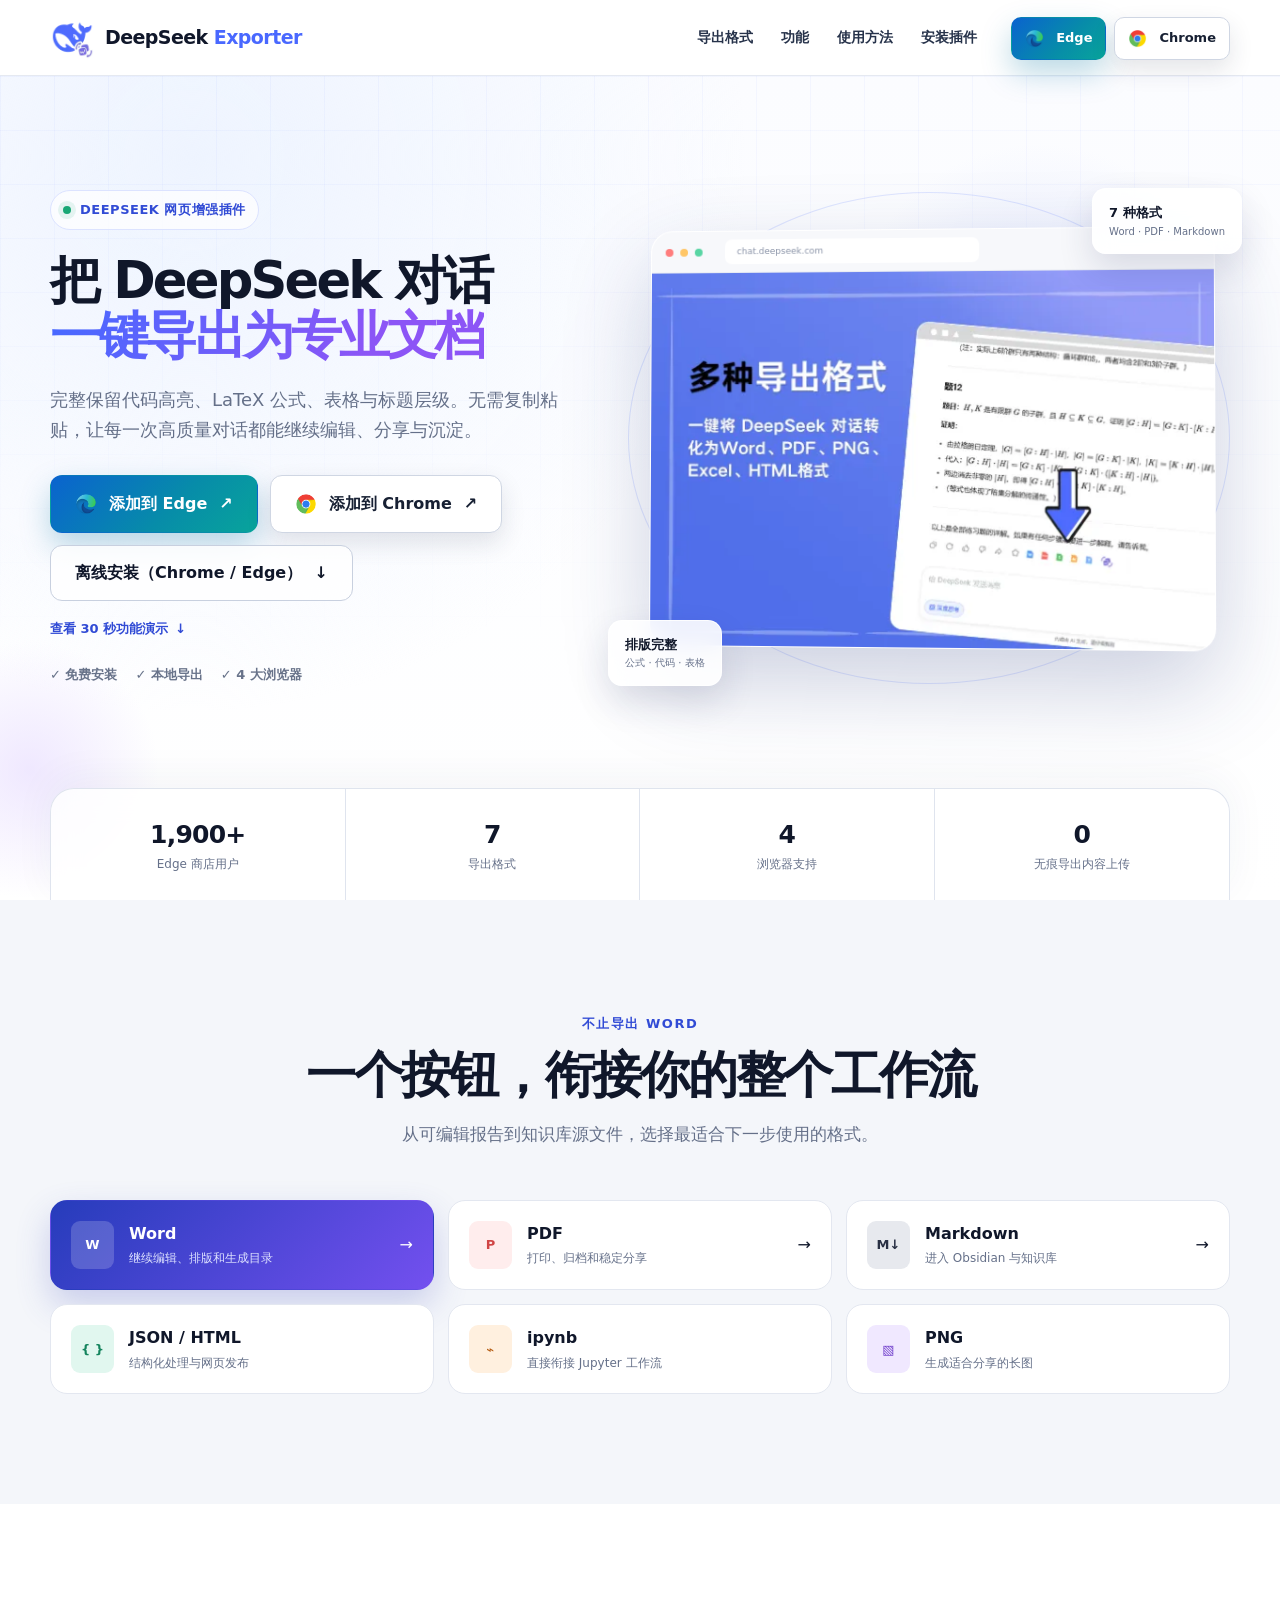
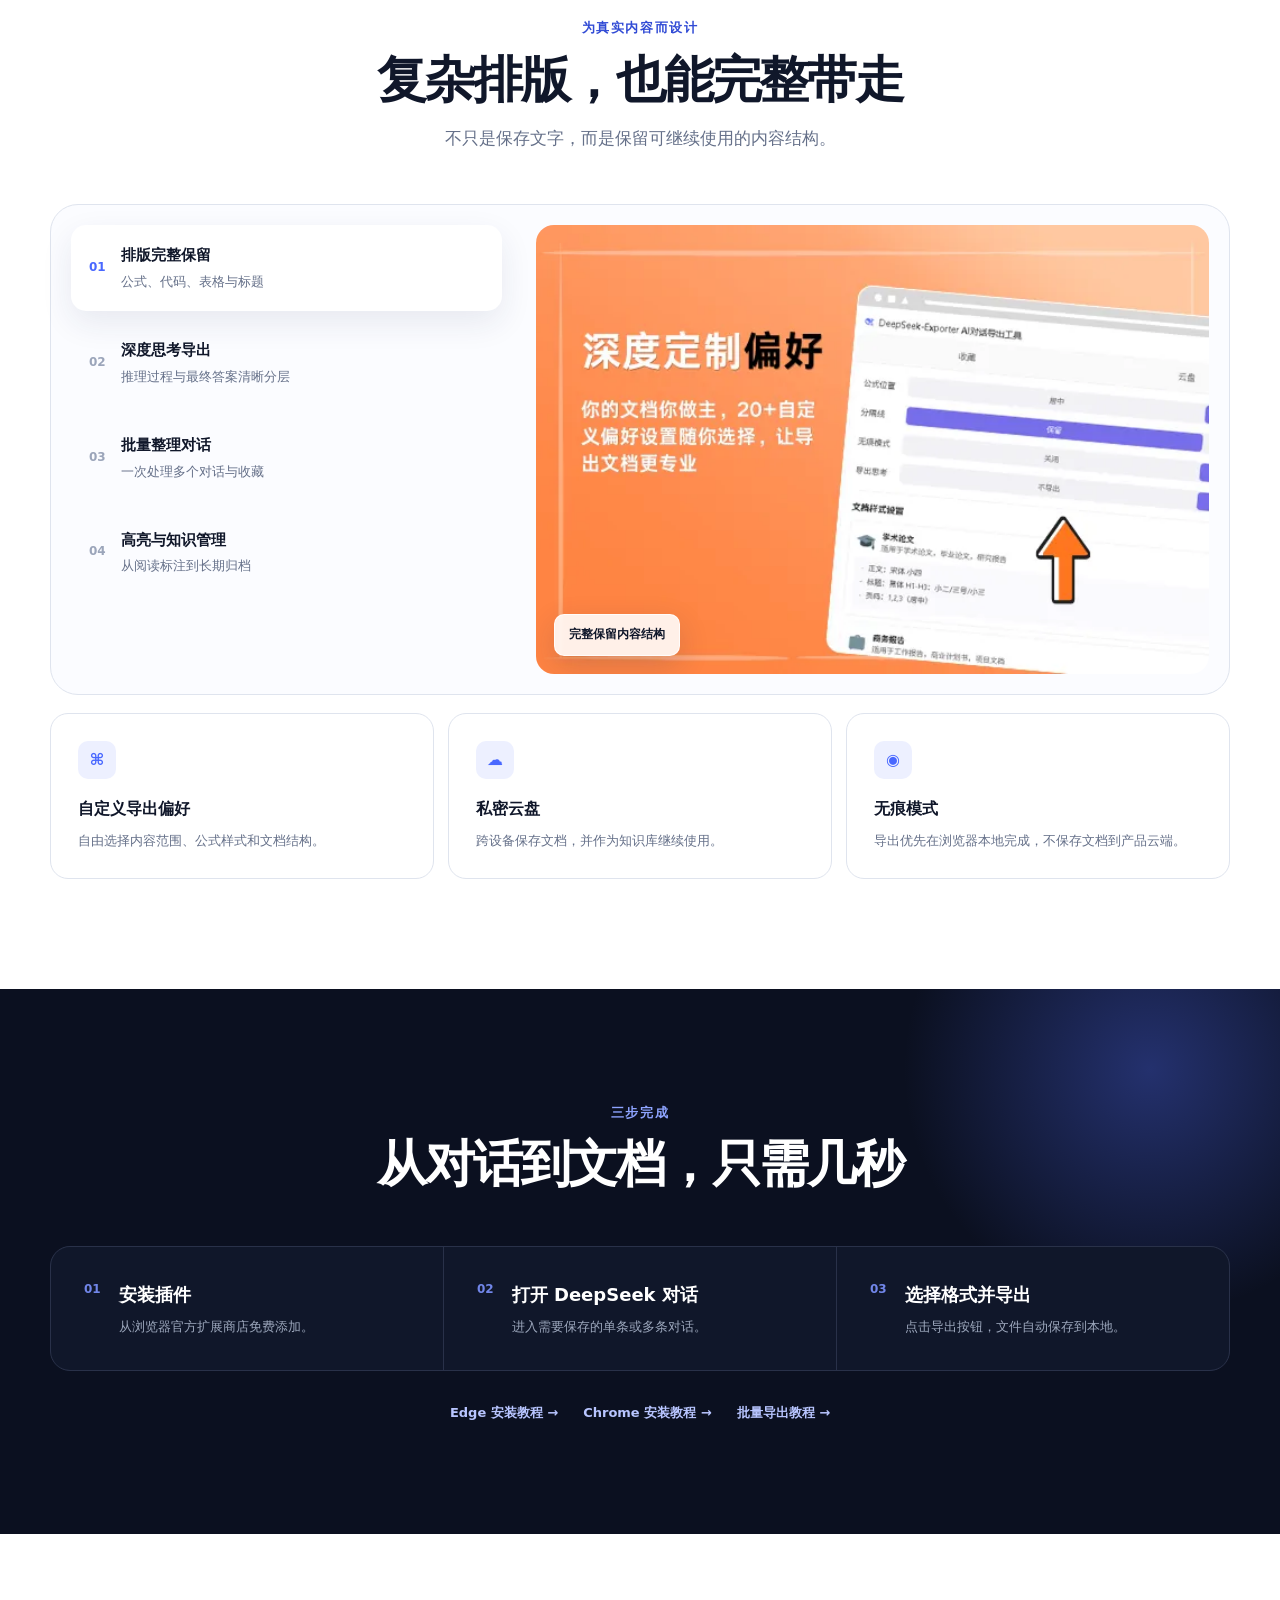
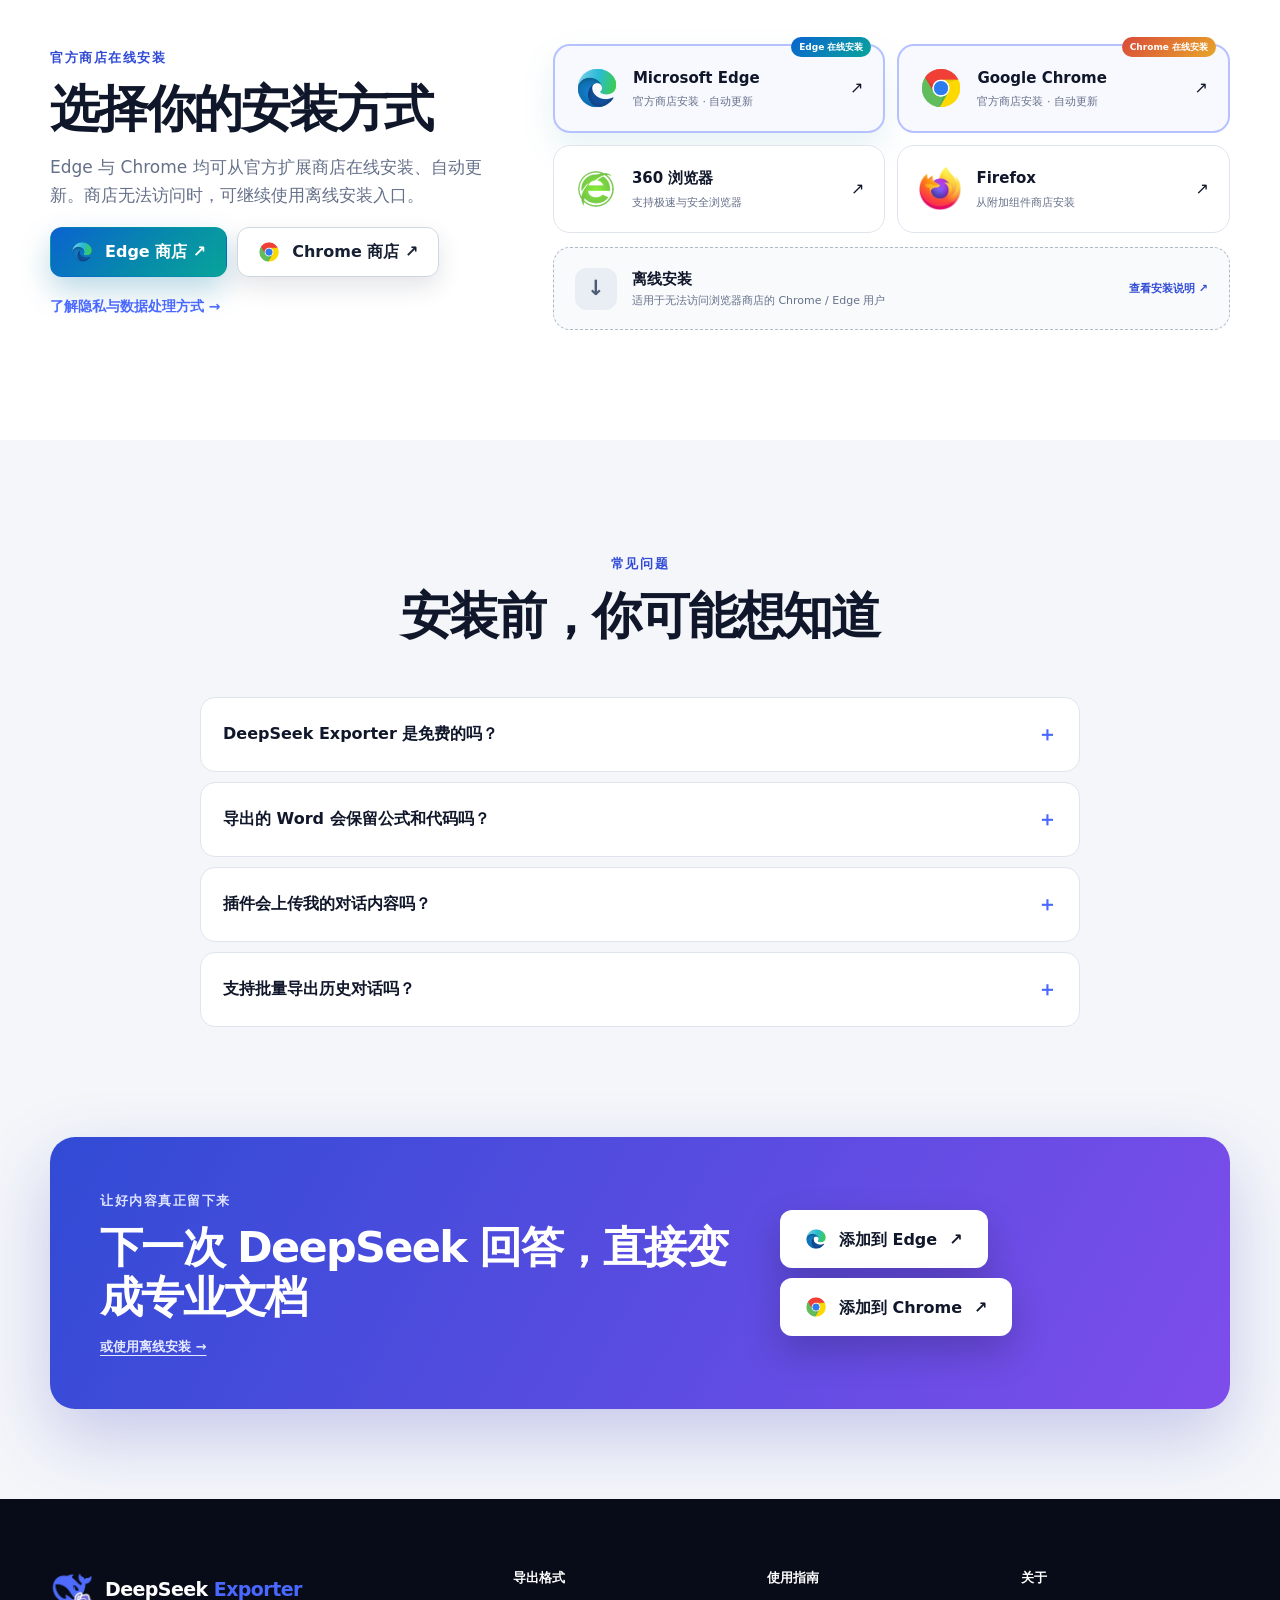
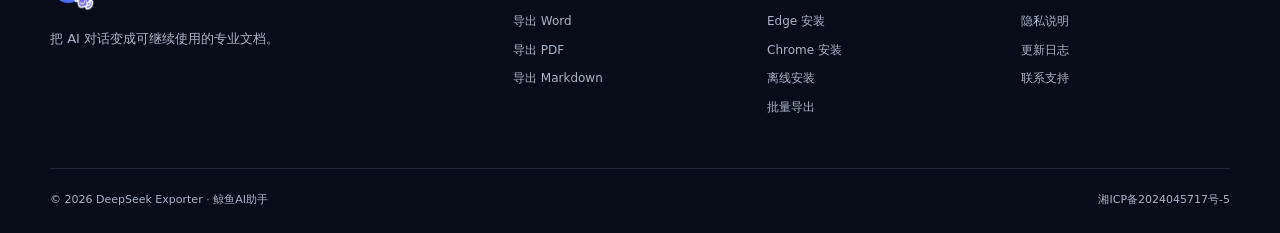
<file: index.html>
<!doctype html>
<html lang="zh-CN">
<head>
  <meta charset="utf-8"><meta name="viewport" content="width=device-width,initial-scale=1">
  <title>DeepSeek Exporter：一键导出 Word、PDF、Markdown｜官方插件</title>
  <meta name="description" content="免费安装 DeepSeek Exporter，将 DeepSeek 对话一键导出为 Word、PDF、Markdown 等格式，保留公式、代码高亮、表格与标题层级，支持 Chrome、Edge、360 与 Firefox。">
  <link rel="canonical" href="https://www.aibusgo.com/"><meta name="theme-color" content="#0b1020">
  <meta property="og:type" content="website"><meta property="og:locale" content="zh_CN"><meta property="og:site_name" content="DeepSeek Exporter">
  <meta property="og:title" content="DeepSeek Exporter：一键导出专业文档"><meta property="og:description" content="将 DeepSeek 对话导出为 Word、PDF、Markdown 等格式，完整保留公式、代码与表格。"><meta property="og:url" content="https://www.aibusgo.com/"><meta property="og:image" content="https://www.aibusgo.com/images/og-deepseek-exporter.jpg">
  <meta name="twitter:card" content="summary_large_image"><meta name="twitter:title" content="DeepSeek Exporter：一键导出专业文档"><meta name="twitter:description" content="将 DeepSeek 对话导出为 Word、PDF、Markdown 等格式。"><meta name="twitter:image" content="https://www.aibusgo.com/images/og-deepseek-exporter.jpg">
  <link rel="icon" href="/images/logo.png"><link rel="apple-touch-icon" href="/images/logo.png"><link rel="stylesheet" href="/styles.css">
  <script type="application/ld+json">{"@context":"https://schema.org","@graph":[{"@type":"WebSite","@id":"https://www.aibusgo.com/#website","url":"https://www.aibusgo.com/","name":"DeepSeek Exporter","alternateName":["DeepSeek-Exporter","鲸鱼AI助手 DeepSeek 导出插件"],"inLanguage":"zh-CN"},{"@type":"Organization","@id":"https://www.aibusgo.com/#organization","name":"鲸鱼AI助手","url":"https://www.aibusgo.com/","logo":"https://www.aibusgo.com/images/logo.png"},{"@type":"SoftwareApplication","@id":"https://www.aibusgo.com/#software","name":"DeepSeek Exporter","applicationCategory":"BrowserApplication","operatingSystem":"Windows, macOS, Linux","url":"https://www.aibusgo.com/","description":"一键将 DeepSeek 对话导出为 Word、PDF、Markdown、HTML、ipynb、JSON 和 PNG。","softwareRequirements":"Chrome 88+、Edge 88+、Firefox 109+ 或兼容浏览器","offers":{"@type":"Offer","price":"0","priceCurrency":"CNY"},"publisher":{"@id":"https://www.aibusgo.com/#organization"},"installUrl":["https://microsoftedge.microsoft.com/addons/detail/%E9%B2%B8%E9%B1%BCai%E5%8A%A9%E6%89%8B/lgfpicokhhemdpohohdlffponcillpfa","https://chromewebstore.google.com/detail/%E9%B2%B8%E9%B1%BCai%E5%8A%A9%E6%89%8B-deepseek%E5%AF%BC%E5%87%BAword/foegcdhddlencjjkaeonjahfcdlmlihl"],"image":"https://www.aibusgo.com/images/og-deepseek-exporter.jpg"}]}</script>
</head>
<body>
<a class="skip-link" href="#main">跳到主要内容</a>
<header class="site-header" data-header><div class="container nav-shell">
  <a class="brand" href="/" aria-label="DeepSeek Exporter 首页"><img src="/images/logo-display.webp" width="44" height="44" alt="DeepSeek Exporter 鲸鱼标志"><span>DeepSeek <strong>Exporter</strong></span></a>
  <nav class="desktop-nav" aria-label="主导航"><a href="#formats">导出格式</a><a href="#features">功能</a><a href="#how">使用方法</a><a href="#install">安装插件</a></nav>
  <div class="nav-store-actions nav-cta" aria-label="在线安装"><a class="button button-small edge-primary" data-outbound="edge" href="https://microsoftedge.microsoft.com/addons/detail/%E9%B2%B8%E9%B1%BCai%E5%8A%A9%E6%89%8B/lgfpicokhhemdpohohdlffponcillpfa" target="_blank" rel="noopener"><img class="button-icon" src="/images/lowcode-2406134.png" width="20" height="20" alt="">Edge</a><a class="button button-small chrome-primary" data-outbound="chrome" href="https://chromewebstore.google.com/detail/%E9%B2%B8%E9%B1%BCai%E5%8A%A9%E6%89%8B-deepseek%E5%AF%BC%E5%87%BAword/foegcdhddlencjjkaeonjahfcdlmlihl" target="_blank" rel="noopener"><img class="button-icon" src="/images/lowcode-2406140.png" width="20" height="20" alt="">Chrome</a></div>
  <button class="menu-toggle" type="button" aria-label="打开导航菜单" aria-expanded="false" aria-controls="mobile-menu" data-menu-toggle><span></span><span></span><span></span></button>
</div><nav class="mobile-menu" id="mobile-menu" aria-label="移动导航" data-mobile-menu><a href="https://microsoftedge.microsoft.com/addons/detail/%E9%B2%B8%E9%B1%BCai%E5%8A%A9%E6%89%8B/lgfpicokhhemdpohohdlffponcillpfa" target="_blank" rel="noopener" data-outbound="edge">添加到 Edge ↗</a><a href="https://chromewebstore.google.com/detail/%E9%B2%B8%E9%B1%BCai%E5%8A%A9%E6%89%8B-deepseek%E5%AF%BC%E5%87%BAword/foegcdhddlencjjkaeonjahfcdlmlihl" target="_blank" rel="noopener" data-outbound="chrome">添加到 Chrome ↗</a><a href="https://deepseek.aiwhaler.com/" target="_blank" rel="noopener" data-outbound="offline">离线安装</a><a href="#formats">导出格式</a><a href="#features">功能</a><a href="#how">使用方法</a><a href="/guide/install-edge/">Edge 安装教程</a><a href="/guide/install-chrome/">Chrome 安装教程</a><a href="/privacy/">隐私说明</a></nav></header>
<main id="main">
  <section class="hero"><div class="hero-glow hero-glow-one"></div><div class="hero-glow hero-glow-two"></div><div class="container hero-grid">
    <div class="hero-copy reveal"><div class="eyebrow"><span class="status-dot"></span> DeepSeek 网页增强插件</div><h1>把 DeepSeek 对话<br><span>一键导出为专业文档</span></h1><p class="hero-lede">完整保留代码高亮、LaTeX 公式、表格与标题层级。无需复制粘贴，让每一次高质量对话都能继续编辑、分享与沉淀。</p>
      <div class="hero-actions"><a class="button edge-primary button-large" data-outbound="edge" href="https://microsoftedge.microsoft.com/addons/detail/%E9%B2%B8%E9%B1%BCai%E5%8A%A9%E6%89%8B/lgfpicokhhemdpohohdlffponcillpfa" target="_blank" rel="noopener"><img class="button-icon" src="/images/lowcode-2406134.png" width="22" height="22" alt="">添加到 Edge <span aria-hidden="true">↗</span></a><a class="button chrome-primary button-large" data-outbound="chrome" href="https://chromewebstore.google.com/detail/%E9%B2%B8%E9%B1%BCai%E5%8A%A9%E6%89%8B-deepseek%E5%AF%BC%E5%87%BAword/foegcdhddlencjjkaeonjahfcdlmlihl" target="_blank" rel="noopener"><img class="button-icon" src="/images/lowcode-2406140.png" width="22" height="22" alt="">添加到 Chrome <span aria-hidden="true">↗</span></a><a class="button button-ghost button-large button-offline" href="https://deepseek.aiwhaler.com/" target="_blank" rel="noopener" data-outbound="offline">离线安装（Chrome / Edge） <span aria-hidden="true">↓</span></a></div>
      <a class="hero-demo-link" href="#demo">查看 30 秒功能演示 <span aria-hidden="true">↓</span></a>
      <div class="trust-line"><span>✓ 免费安装</span><span>✓ 本地导出</span><span>✓ 4 大浏览器</span></div>
    </div>
    <div class="product-stage reveal" id="demo"><div class="stage-orbit orbit-one"></div><div class="stage-orbit orbit-two"></div><div class="browser-frame"><div class="browser-bar"><span></span><span></span><span></span><div>chat.deepseek.com</div></div><img src="/images/banner-1.webp" width="600" height="400" alt="DeepSeek Exporter 导出 Word、PDF、Markdown 等格式的界面" fetchpriority="high"></div><div class="floating-card floating-card-top"><b>7 种格式</b><span>Word · PDF · Markdown</span></div><div class="floating-card floating-card-bottom"><b>排版完整</b><span>公式 · 代码 · 表格</span></div></div>
  </div><div class="container proof-strip reveal"><div><strong>1,900+</strong><span>Edge 商店用户</span></div><div><strong>7</strong><span>导出格式</span></div><div><strong>4</strong><span>浏览器支持</span></div><div><strong>0</strong><span>无痕导出内容上传</span></div></div></section>

  <section class="section section-soft" id="formats"><div class="container"><div class="section-heading reveal"><span class="kicker">不止导出 Word</span><h2>一个按钮，衔接你的整个工作流</h2><p>从可编辑报告到知识库源文件，选择最适合下一步使用的格式。</p></div><div class="format-grid reveal">
    <a class="format-card featured" href="/deepseek-to-word/"><span class="file-icon">W</span><div><h3>Word</h3><p>继续编辑、排版和生成目录</p></div><span>→</span></a><a class="format-card" href="/deepseek-to-pdf/"><span class="file-icon file-red">P</span><div><h3>PDF</h3><p>打印、归档和稳定分享</p></div><span>→</span></a><a class="format-card" href="/deepseek-to-markdown/"><span class="file-icon file-dark">M↓</span><div><h3>Markdown</h3><p>进入 Obsidian 与知识库</p></div><span>→</span></a><div class="format-card"><span class="file-icon file-green">{ }</span><div><h3>JSON / HTML</h3><p>结构化处理与网页发布</p></div></div><div class="format-card"><span class="file-icon file-orange">⌁</span><div><h3>ipynb</h3><p>直接衔接 Jupyter 工作流</p></div></div><div class="format-card"><span class="file-icon file-purple">▧</span><div><h3>PNG</h3><p>生成适合分享的长图</p></div></div>
  </div></div></section>

  <section class="section" id="features"><div class="container"><div class="section-heading reveal"><span class="kicker">为真实内容而设计</span><h2>复杂排版，也能完整带走</h2><p>不只是保存文字，而是保留可继续使用的内容结构。</p></div><div class="feature-showcase reveal"><div class="feature-tabs" role="tablist" aria-label="功能预览">
    <button class="feature-tab active" type="button" role="tab" aria-selected="true" data-feature-tab="0"><span>01</span><div><b>排版完整保留</b><small>公式、代码、表格与标题</small></div></button><button class="feature-tab" type="button" role="tab" aria-selected="false" data-feature-tab="1"><span>02</span><div><b>深度思考导出</b><small>推理过程与最终答案清晰分层</small></div></button><button class="feature-tab" type="button" role="tab" aria-selected="false" data-feature-tab="2"><span>03</span><div><b>批量整理对话</b><small>一次处理多个对话与收藏</small></div></button><button class="feature-tab" type="button" role="tab" aria-selected="false" data-feature-tab="3"><span>04</span><div><b>高亮与知识管理</b><small>从阅读标注到长期归档</small></div></button>
  </div><div class="feature-visual"><div class="visual-label" data-feature-label>完整保留内容结构</div><img data-feature-image src="/images/banner-2.webp" width="600" height="400" loading="lazy" alt="DeepSeek Exporter 文档排版偏好设置"></div></div><div class="mini-feature-grid reveal"><article><span>⌘</span><h3>自定义导出偏好</h3><p>自由选择内容范围、公式样式和文档结构。</p></article><article><span>☁</span><h3>私密云盘</h3><p>跨设备保存文档，并作为知识库继续使用。</p></article><article><span>◉</span><h3>无痕模式</h3><p>导出优先在浏览器本地完成，不保存文档到产品云端。</p></article></div></div></section>

  <section class="section section-ink" id="how"><div class="container"><div class="section-heading light reveal"><span class="kicker">三步完成</span><h2>从对话到文档，只需几秒</h2></div><ol class="steps reveal"><li><span>01</span><div><h3>安装插件</h3><p>从浏览器官方扩展商店免费添加。</p></div></li><li><span>02</span><div><h3>打开 DeepSeek 对话</h3><p>进入需要保存的单条或多条对话。</p></div></li><li><span>03</span><div><h3>选择格式并导出</h3><p>点击导出按钮，文件自动保存到本地。</p></div></li></ol><div class="guide-links reveal"><a href="/guide/install-edge/">Edge 安装教程 →</a><a href="/guide/install-chrome/">Chrome 安装教程 →</a><a href="/guide/batch-export/">批量导出教程 →</a></div></div></section>

  <section class="section install-section" id="install"><div class="container install-layout"><div class="install-copy reveal"><span class="kicker">官方商店在线安装</span><h2>选择你的安装方式</h2><p>Edge 与 Chrome 均可从官方扩展商店在线安装、自动更新。商店无法访问时，可继续使用离线安装入口。</p><div class="install-store-actions"><a class="button edge-primary" href="https://microsoftedge.microsoft.com/addons/detail/%E9%B2%B8%E9%B1%BCai%E5%8A%A9%E6%89%8B/lgfpicokhhemdpohohdlffponcillpfa" target="_blank" rel="noopener" data-outbound="edge"><img class="button-icon" src="/images/lowcode-2406134.png" width="20" height="20" alt="">Edge 商店 ↗</a><a class="button chrome-primary" href="https://chromewebstore.google.com/detail/%E9%B2%B8%E9%B1%BCai%E5%8A%A9%E6%89%8B-deepseek%E5%AF%BC%E5%87%BAword/foegcdhddlencjjkaeonjahfcdlmlihl" target="_blank" rel="noopener" data-outbound="chrome"><img class="button-icon" src="/images/lowcode-2406140.png" width="20" height="20" alt="">Chrome 商店 ↗</a></div><a href="/privacy/" class="text-link install-privacy-link">了解隐私与数据处理方式 →</a></div><div class="install-options reveal"><div class="browser-grid">
    <a class="browser-card recommended edge-card" href="https://microsoftedge.microsoft.com/addons/detail/%E9%B2%B8%E9%B1%BCai%E5%8A%A9%E6%89%8B/lgfpicokhhemdpohohdlffponcillpfa" target="_blank" rel="noopener" data-outbound="edge"><span class="badge">Edge 在线安装</span><img src="/images/lowcode-2406134.png" width="48" height="48" alt="Microsoft Edge"><div><h3>Microsoft Edge</h3><p>官方商店安装 · 自动更新</p></div><span>↗</span></a><a class="browser-card recommended chrome-card" href="https://chromewebstore.google.com/detail/%E9%B2%B8%E9%B1%BCai%E5%8A%A9%E6%89%8B-deepseek%E5%AF%BC%E5%87%BAword/foegcdhddlencjjkaeonjahfcdlmlihl" target="_blank" rel="noopener" data-outbound="chrome"><span class="badge">Chrome 在线安装</span><img src="/images/lowcode-2406140.png" width="48" height="48" alt="Google Chrome"><div><h3>Google Chrome</h3><p>官方商店安装 · 自动更新</p></div><span>↗</span></a><a class="browser-card" href="https://ext.se.360.cn/#/extension-detail?id=hgahdgilffiglaefnmnkoclmigdaighg" target="_blank" rel="noopener" data-outbound="360"><img src="/images/lowcode-2406123.png" width="48" height="48" alt="360 浏览器"><div><h3>360 浏览器</h3><p>支持极速与安全浏览器</p></div><span>↗</span></a><a class="browser-card" href="https://addons.mozilla.org/zh-CN/firefox/addon/deepseek%E5%AF%BC%E5%87%BAword-%E9%B2%B8%E9%B1%BCai%E5%8A%A9%E6%89%8B/" target="_blank" rel="noopener" data-outbound="firefox"><img src="/images/firefox-96.webp" width="48" height="48" loading="lazy" alt="Mozilla Firefox"><div><h3>Firefox</h3><p>从附加组件商店安装</p></div><span>↗</span></a>
  </div><a class="offline-panel" href="https://deepseek.aiwhaler.com/" target="_blank" rel="noopener" data-outbound="offline"><span class="offline-icon">↓</span><div><strong>离线安装</strong><small>适用于无法访问浏览器商店的 Chrome / Edge 用户</small></div><span>查看安装说明 ↗</span></a></div></div></section>

  <section class="section section-soft" id="faq"><div class="container narrow"><div class="section-heading reveal"><span class="kicker">常见问题</span><h2>安装前，你可能想知道</h2></div><div class="faq-list reveal"><details><summary>DeepSeek Exporter 是免费的吗？<span>＋</span></summary><p>插件可免费安装。部分扩展服务可能依据产品页面展示的规则提供，安装前无需付费。</p></details><details><summary>导出的 Word 会保留公式和代码吗？<span>＋</span></summary><p>支持保留 LaTeX 数学公式、代码高亮、表格、列表和标题层级，并可继续在 Word 中编辑。</p></details><details><summary>插件会上传我的对话内容吗？<span>＋</span></summary><p>使用无痕模式时，导出处理优先在浏览器本地完成，不将文档保存到产品云端。云盘等主动启用的在线功能会按对应隐私说明处理。</p></details><details><summary>支持批量导出历史对话吗？<span>＋</span></summary><p>支持在对话列表或收藏夹中选择多条内容批量导出，适合集中归档学习和项目资料。</p></details></div></div></section>
  <section class="final-cta"><div class="container final-cta-inner reveal"><div><span class="kicker">让好内容真正留下来</span><h2>下一次 DeepSeek 回答，直接变成专业文档</h2><a class="final-offline-link" href="https://deepseek.aiwhaler.com/" target="_blank" rel="noopener" data-outbound="offline">或使用离线安装 →</a></div><div class="final-store-actions"><a class="button button-light button-large" data-outbound="edge" href="https://microsoftedge.microsoft.com/addons/detail/%E9%B2%B8%E9%B1%BCai%E5%8A%A9%E6%89%8B/lgfpicokhhemdpohohdlffponcillpfa" target="_blank" rel="noopener"><img class="button-icon" src="/images/lowcode-2406134.png" width="22" height="22" alt="">添加到 Edge <span>↗</span></a><a class="button button-light button-large" data-outbound="chrome" href="https://chromewebstore.google.com/detail/%E9%B2%B8%E9%B1%BCai%E5%8A%A9%E6%89%8B-deepseek%E5%AF%BC%E5%87%BAword/foegcdhddlencjjkaeonjahfcdlmlihl" target="_blank" rel="noopener"><img class="button-icon" src="/images/lowcode-2406140.png" width="22" height="22" alt="">添加到 Chrome <span>↗</span></a></div></div></section>
</main>
<footer class="site-footer"><div class="container footer-grid"><div class="footer-brand"><a class="brand inverse" href="/"><img src="/images/logo-display.webp" width="40" height="40" loading="lazy" alt=""><span>DeepSeek <strong>Exporter</strong></span></a><p>把 AI 对话变成可继续使用的专业文档。</p></div><div><h3>导出格式</h3><a href="/deepseek-to-word/">导出 Word</a><a href="/deepseek-to-pdf/">导出 PDF</a><a href="/deepseek-to-markdown/">导出 Markdown</a></div><div><h3>使用指南</h3><a href="/guide/install-edge/">Edge 安装</a><a href="/guide/install-chrome/">Chrome 安装</a><a href="https://deepseek.aiwhaler.com/" target="_blank" rel="noopener" data-outbound="offline">离线安装</a><a href="/guide/batch-export/">批量导出</a></div><div><h3>关于</h3><a href="/privacy/">隐私说明</a><a href="/changelog/">更新日志</a><a href="https://www.aiwhaler.com/help/" target="_blank" rel="noopener">联系支持</a></div></div><div class="container footer-bottom"><span>© 2026 DeepSeek Exporter · 鲸鱼AI助手</span><a href="https://beian.miit.gov.cn/" target="_blank" rel="noopener">湘ICP备2024045717号-5</a></div></footer>
<div class="mobile-sticky-cta" aria-label="在线安装插件"><a class="edge-primary" data-outbound="edge" href="https://microsoftedge.microsoft.com/addons/detail/%E9%B2%B8%E9%B1%BCai%E5%8A%A9%E6%89%8B/lgfpicokhhemdpohohdlffponcillpfa" target="_blank" rel="noopener"><img class="button-icon" src="/images/lowcode-2406134.png" width="20" height="20" alt="">Edge</a><a class="chrome-primary" data-outbound="chrome" href="https://chromewebstore.google.com/detail/%E9%B2%B8%E9%B1%BCai%E5%8A%A9%E6%89%8B-deepseek%E5%AF%BC%E5%87%BAword/foegcdhddlencjjkaeonjahfcdlmlihl" target="_blank" rel="noopener"><img class="button-icon" src="/images/lowcode-2406140.png" width="20" height="20" alt="">Chrome</a></div><script src="/site.js" defer></script>
</body></html>
</file>
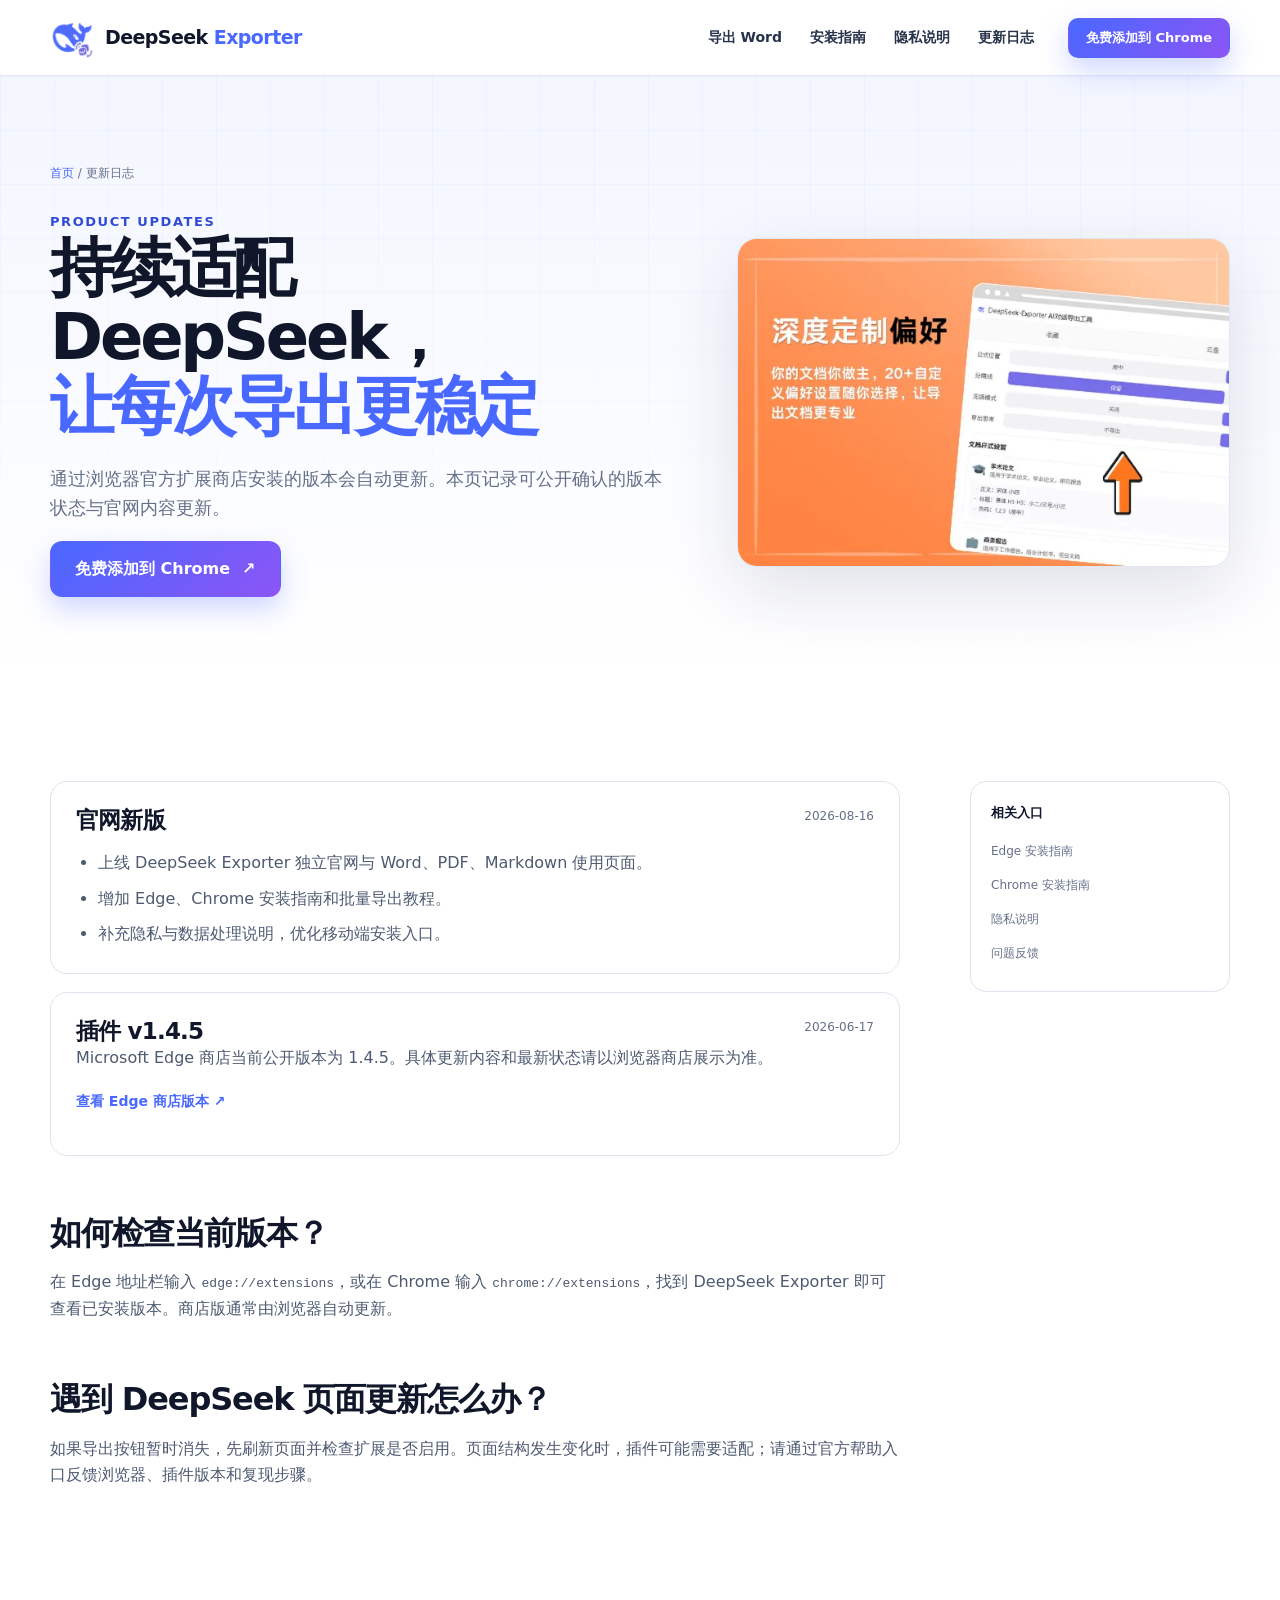
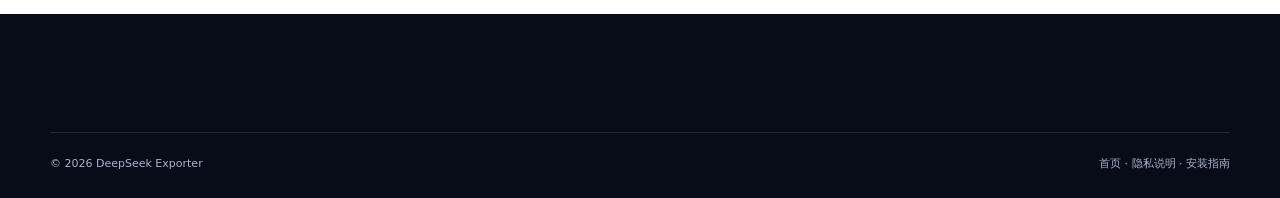
<file: changelog/index.html>
<!doctype html><html lang="zh-CN"><head><meta charset="utf-8"><meta name="viewport" content="width=device-width,initial-scale=1"><title>DeepSeek Exporter 更新日志与当前版本</title><meta name="description" content="查看 DeepSeek Exporter 当前商店版本、官网更新和获取最新版本的方法。"><link rel="canonical" href="https://www.aibusgo.com/changelog/"><meta property="og:type" content="article"><meta property="og:title" content="DeepSeek Exporter 更新日志"><meta property="og:description" content="了解当前版本与产品更新状态。"><meta property="og:url" content="https://www.aibusgo.com/changelog/"><meta property="og:image" content="https://www.aibusgo.com/images/og-deepseek-exporter.jpg"><meta name="twitter:card" content="summary_large_image"><meta name="twitter:title" content="DeepSeek Exporter 更新日志"><meta name="twitter:description" content="了解当前版本与产品更新状态。"><meta name="twitter:image" content="https://www.aibusgo.com/images/og-deepseek-exporter.jpg"><link rel="icon" href="/images/logo.png"><link rel="stylesheet" href="/styles.css"></head><body>
<header class="site-header" data-header><div class="container nav-shell"><a class="brand" href="/"><img src="/images/logo-display.webp" width="44" height="44" alt="DeepSeek Exporter"><span>DeepSeek <strong>Exporter</strong></span></a><nav class="desktop-nav"><a href="/deepseek-to-word/">导出 Word</a><a href="/guide/install-edge/">安装指南</a><a href="/privacy/">隐私说明</a><a href="/changelog/">更新日志</a></nav><a class="button button-small button-primary nav-cta" data-store-cta data-cta-location="changelog-nav" href="https://microsoftedge.microsoft.com/addons/detail/%E9%B2%B8%E9%B1%BCai%E5%8A%A9%E6%89%8B/lgfpicokhhemdpohohdlffponcillpfa" target="_blank" rel="noopener"><span data-store-label>获取最新版</span></a></div></header>
<main><section class="page-hero"><div class="container"><div class="breadcrumbs"><a href="/">首页</a> / 更新日志</div><div class="page-hero-grid"><div><span class="kicker">Product updates</span><h1>持续适配 DeepSeek，<br><span>让每次导出更稳定</span></h1><p>通过浏览器官方扩展商店安装的版本会自动更新。本页记录可公开确认的版本状态与官网内容更新。</p><a class="button button-primary button-large" data-store-cta data-cta-location="changelog-hero" href="https://microsoftedge.microsoft.com/addons/detail/%E9%B2%B8%E9%B1%BCai%E5%8A%A9%E6%89%8B/lgfpicokhhemdpohohdlffponcillpfa" target="_blank" rel="noopener"><span data-store-label>获取最新版本</span><span>↗</span></a></div><div class="page-visual"><img src="/images/banner-2.webp" width="600" height="400" alt="DeepSeek Exporter 当前功能界面"></div></div></div></section>
<section class="section"><div class="container content-layout"><article class="article"><div class="changelog-list"><section class="release"><div class="release-header"><h2>官网新版</h2><time datetime="2026-08-16">2026-08-16</time></div><ul><li>上线 DeepSeek Exporter 独立官网与 Word、PDF、Markdown 使用页面。</li><li>增加 Edge、Chrome 安装指南和批量导出教程。</li><li>补充隐私与数据处理说明，优化移动端安装入口。</li></ul></section><section class="release"><div class="release-header"><h2>插件 v1.4.5</h2><time datetime="2026-06-17">2026-06-17</time></div><p>Microsoft Edge 商店当前公开版本为 1.4.5。具体更新内容和最新状态请以浏览器商店展示为准。</p><p><a class="text-link" href="https://microsoftedge.microsoft.com/addons/detail/%E9%B2%B8%E9%B1%BCai%E5%8A%A9%E6%89%8B/lgfpicokhhemdpohohdlffponcillpfa" target="_blank" rel="noopener">查看 Edge 商店版本 ↗</a></p></section></div><h2>如何检查当前版本？</h2><p>在 Edge 地址栏输入 <code>edge://extensions</code>，或在 Chrome 输入 <code>chrome://extensions</code>，找到 DeepSeek Exporter 即可查看已安装版本。商店版通常由浏览器自动更新。</p><h2>遇到 DeepSeek 页面更新怎么办？</h2><p>如果导出按钮暂时消失，先刷新页面并检查扩展是否启用。页面结构发生变化时，插件可能需要适配；请通过官方帮助入口反馈浏览器、插件版本和复现步骤。</p></article><aside class="toc"><h2>相关入口</h2><a href="/guide/install-edge/">Edge 安装指南</a><a href="/guide/install-chrome/">Chrome 安装指南</a><a href="/privacy/">隐私说明</a><a href="https://www.aiwhaler.com/help/">问题反馈</a></aside></div></section></main><footer class="site-footer"><div class="container footer-bottom"><span>© 2026 DeepSeek Exporter</span><span><a href="/">首页</a> · <a href="/privacy/">隐私说明</a> · <a href="/guide/install-edge/">安装指南</a></span></div></footer><script src="/site.js" defer></script></body></html>
</file>
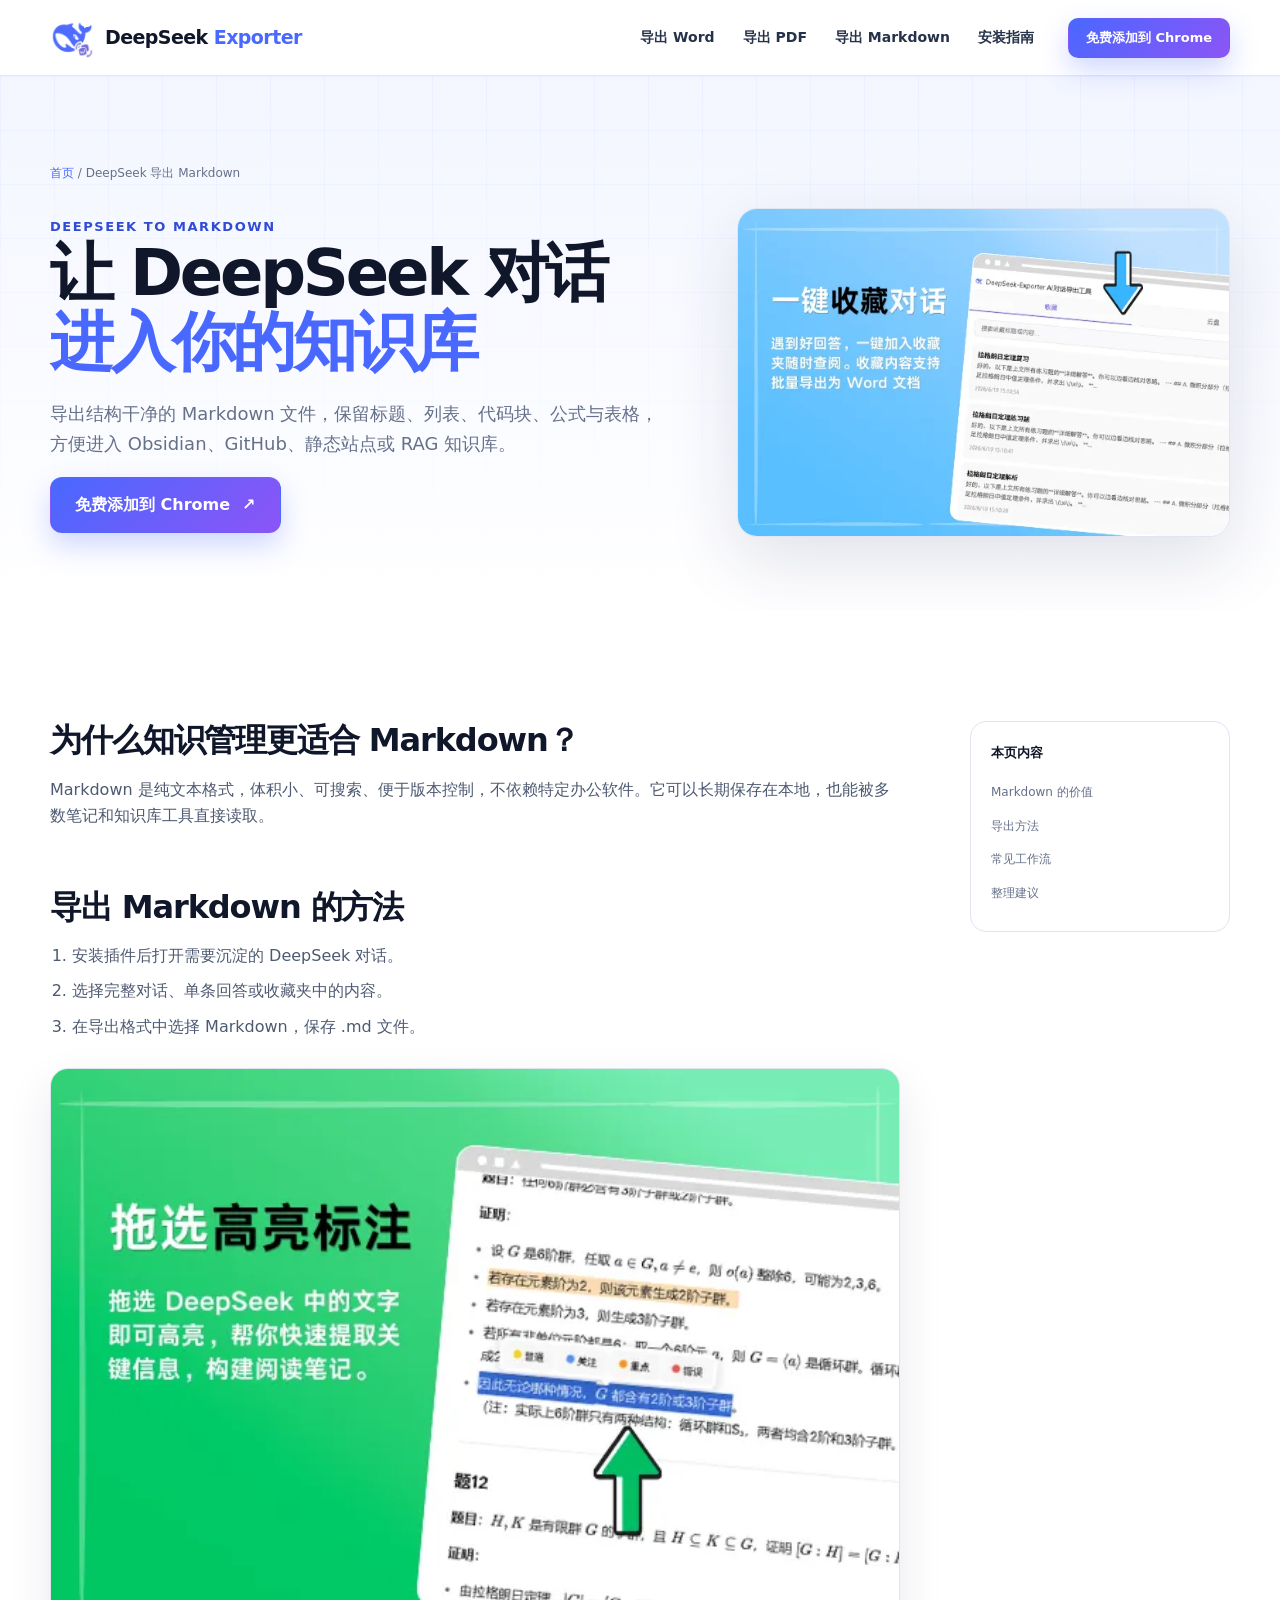
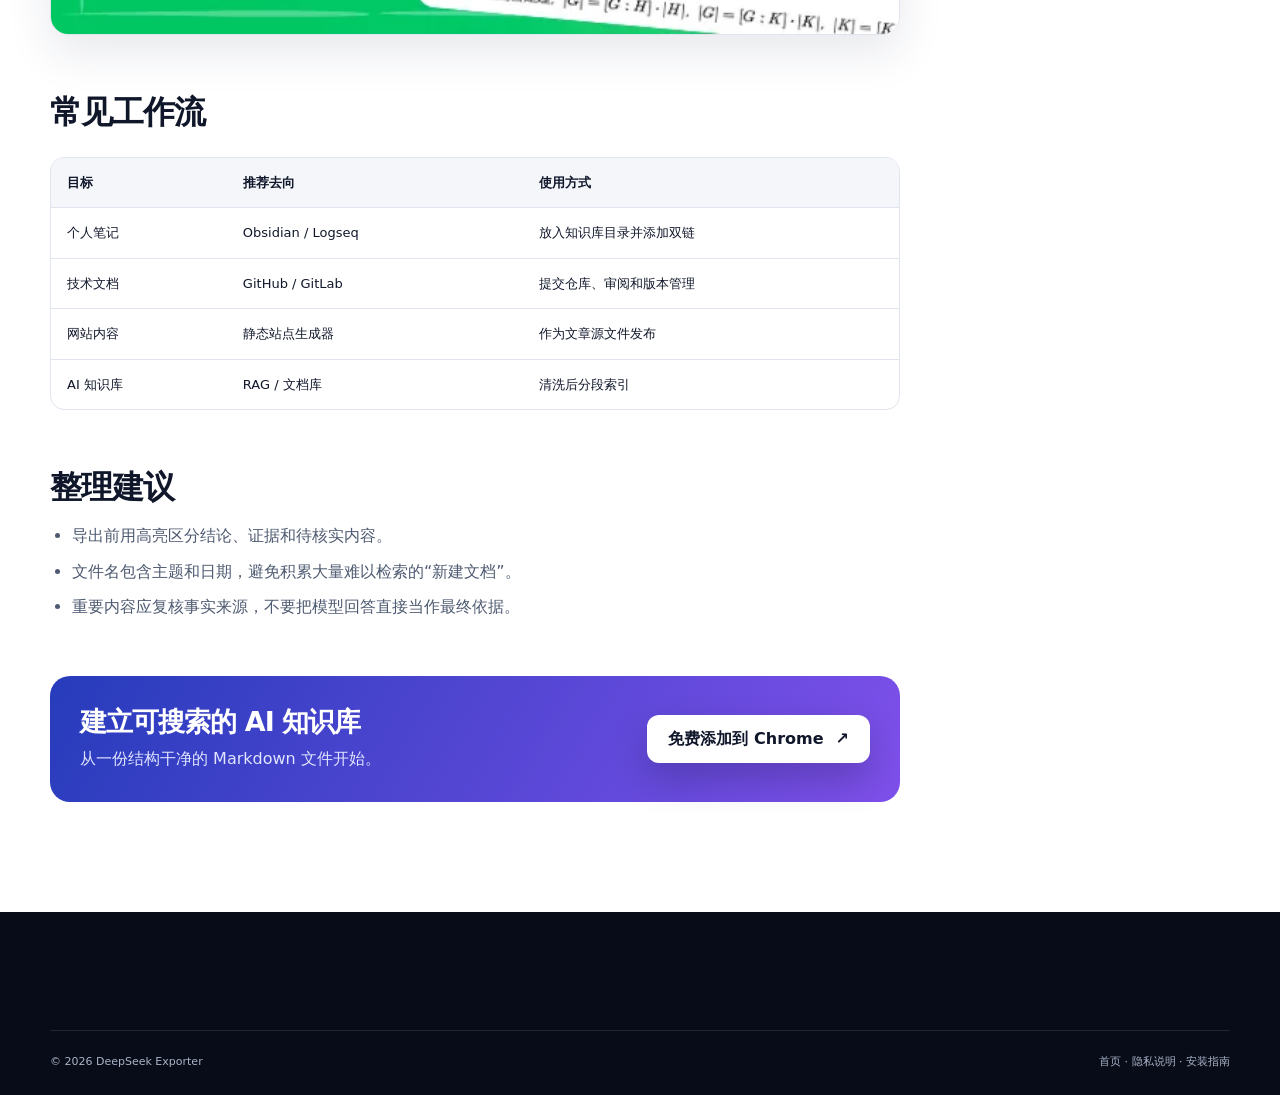
<file: deepseek-to-markdown/index.html>
<!doctype html><html lang="zh-CN"><head><meta charset="utf-8"><meta name="viewport" content="width=device-width,initial-scale=1"><title>DeepSeek 导出 Markdown：保存到知识库｜DeepSeek Exporter</title><meta name="description" content="将 DeepSeek 对话导出为 Markdown，保留标题、列表、代码块、公式和表格，适合 Obsidian、GitHub 与个人知识库。"><link rel="canonical" href="https://www.aibusgo.com/deepseek-to-markdown/"><meta property="og:type" content="article"><meta property="og:title" content="DeepSeek 对话导出 Markdown"><meta property="og:description" content="把 AI 对话带入 Obsidian、GitHub 和个人知识库。"><meta property="og:url" content="https://www.aibusgo.com/deepseek-to-markdown/"><meta property="og:image" content="https://www.aibusgo.com/images/banner-6.png"><meta name="twitter:card" content="summary_large_image"><meta name="twitter:title" content="DeepSeek 对话导出 Markdown"><meta name="twitter:description" content="把 AI 对话带入 Obsidian、GitHub 和个人知识库。"><meta name="twitter:image" content="https://www.aibusgo.com/images/banner-6.png"><link rel="icon" href="/images/logo.png"><link rel="stylesheet" href="/styles.css"><script type="application/ld+json">{"@context":"https://schema.org","@type":"BreadcrumbList","itemListElement":[{"@type":"ListItem","position":1,"name":"首页","item":"https://www.aibusgo.com/"},{"@type":"ListItem","position":2,"name":"DeepSeek 导出 Markdown","item":"https://www.aibusgo.com/deepseek-to-markdown/"}]}</script></head><body>
<header class="site-header" data-header><div class="container nav-shell"><a class="brand" href="/"><img src="/images/logo-display.webp" width="44" height="44" alt="DeepSeek Exporter"><span>DeepSeek <strong>Exporter</strong></span></a><nav class="desktop-nav"><a href="/deepseek-to-word/">导出 Word</a><a href="/deepseek-to-pdf/">导出 PDF</a><a href="/deepseek-to-markdown/">导出 Markdown</a><a href="/guide/install-edge/">安装指南</a></nav><a class="button button-small button-primary nav-cta" data-store-cta data-cta-location="nav-md" href="https://microsoftedge.microsoft.com/addons/detail/%E9%B2%B8%E9%B1%BCai%E5%8A%A9%E6%89%8B/lgfpicokhhemdpohohdlffponcillpfa" target="_blank" rel="noopener"><span data-store-label>免费安装</span></a></div></header>
<main><section class="page-hero"><div class="container"><div class="breadcrumbs"><a href="/">首页</a> / DeepSeek 导出 Markdown</div><div class="page-hero-grid"><div><span class="kicker">DeepSeek to Markdown</span><h1>让 DeepSeek 对话<br><span>进入你的知识库</span></h1><p>导出结构干净的 Markdown 文件，保留标题、列表、代码块、公式与表格，方便进入 Obsidian、GitHub、静态站点或 RAG 知识库。</p><a class="button button-primary button-large" data-store-cta data-cta-location="md-hero" href="https://microsoftedge.microsoft.com/addons/detail/%E9%B2%B8%E9%B1%BCai%E5%8A%A9%E6%89%8B/lgfpicokhhemdpohohdlffponcillpfa" target="_blank" rel="noopener"><span data-store-label>免费安装插件</span><span>↗</span></a></div><div class="page-visual"><img src="/images/banner-6.webp" width="600" height="400" alt="DeepSeek 内容收藏并导出 Markdown"></div></div></div></section>
<section class="section"><div class="container content-layout"><article class="article"><h2 id="value">为什么知识管理更适合 Markdown？</h2><p>Markdown 是纯文本格式，体积小、可搜索、便于版本控制，不依赖特定办公软件。它可以长期保存在本地，也能被多数笔记和知识库工具直接读取。</p><h2 id="steps">导出 Markdown 的方法</h2><ol><li>安装插件后打开需要沉淀的 DeepSeek 对话。</li><li>选择完整对话、单条回答或收藏夹中的内容。</li><li>在导出格式中选择 Markdown，保存 .md 文件。</li></ol><div class="content-image"><img src="/images/banner-5.webp" width="600" height="400" loading="lazy" alt="高亮标注 DeepSeek 回答后导出 Markdown"></div><h2 id="workflow">常见工作流</h2><table class="comparison-table"><thead><tr><th>目标</th><th>推荐去向</th><th>使用方式</th></tr></thead><tbody><tr><td>个人笔记</td><td>Obsidian / Logseq</td><td>放入知识库目录并添加双链</td></tr><tr><td>技术文档</td><td>GitHub / GitLab</td><td>提交仓库、审阅和版本管理</td></tr><tr><td>网站内容</td><td>静态站点生成器</td><td>作为文章源文件发布</td></tr><tr><td>AI 知识库</td><td>RAG / 文档库</td><td>清洗后分段索引</td></tr></tbody></table><h2 id="tips">整理建议</h2><ul><li>导出前用高亮区分结论、证据和待核实内容。</li><li>文件名包含主题和日期，避免积累大量难以检索的“新建文档”。</li><li>重要内容应复核事实来源，不要把模型回答直接当作最终依据。</li></ul><div class="article-cta"><div><h2>建立可搜索的 AI 知识库</h2><p>从一份结构干净的 Markdown 文件开始。</p></div><a class="button button-light" data-store-cta data-cta-location="md-bottom" href="https://microsoftedge.microsoft.com/addons/detail/%E9%B2%B8%E9%B1%BCai%E5%8A%A9%E6%89%8B/lgfpicokhhemdpohohdlffponcillpfa" target="_blank" rel="noopener"><span data-store-label>安装插件</span><span>↗</span></a></div></article><aside class="toc"><h2>本页内容</h2><a href="#value">Markdown 的价值</a><a href="#steps">导出方法</a><a href="#workflow">常见工作流</a><a href="#tips">整理建议</a></aside></div></section></main>
<footer class="site-footer"><div class="container footer-bottom"><span>© 2026 DeepSeek Exporter</span><span><a href="/">首页</a> · <a href="/privacy/">隐私说明</a> · <a href="/guide/install-edge/">安装指南</a></span></div></footer><script src="/site.js" defer></script></body></html>
</file>
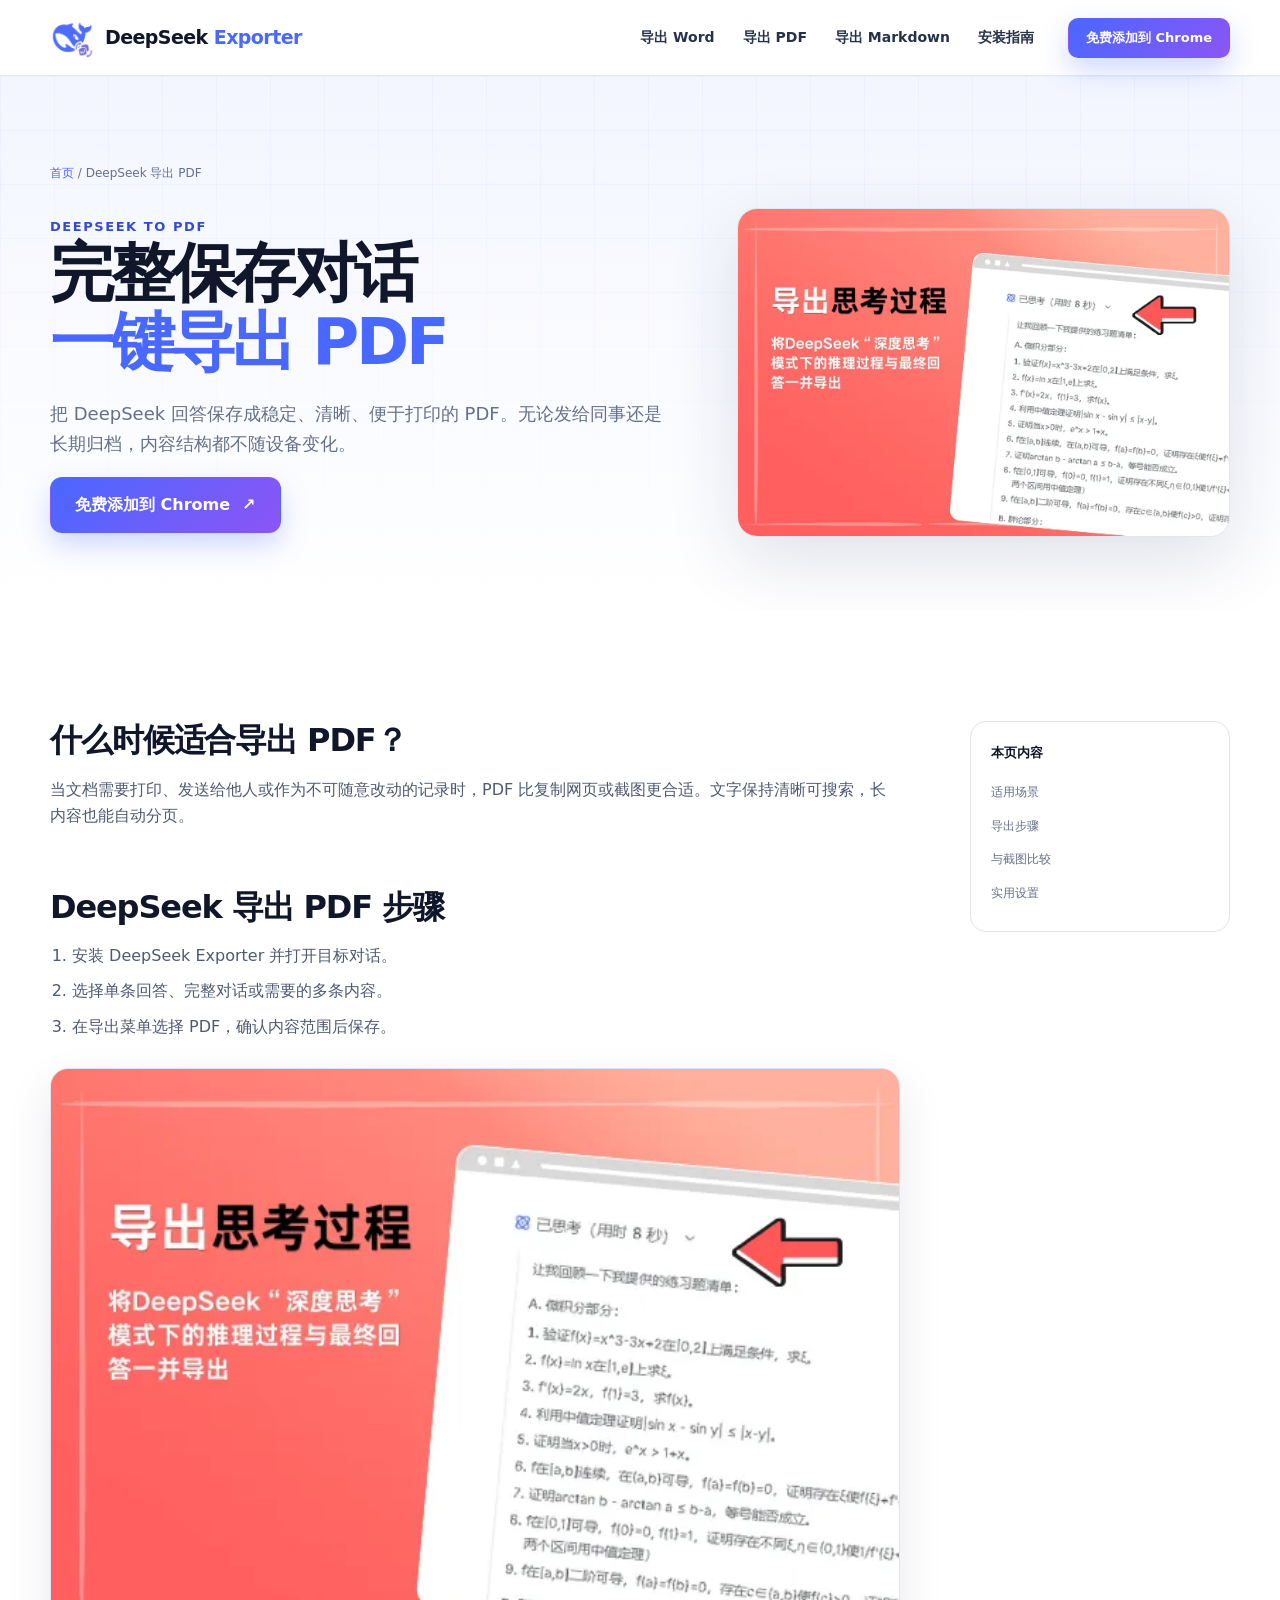
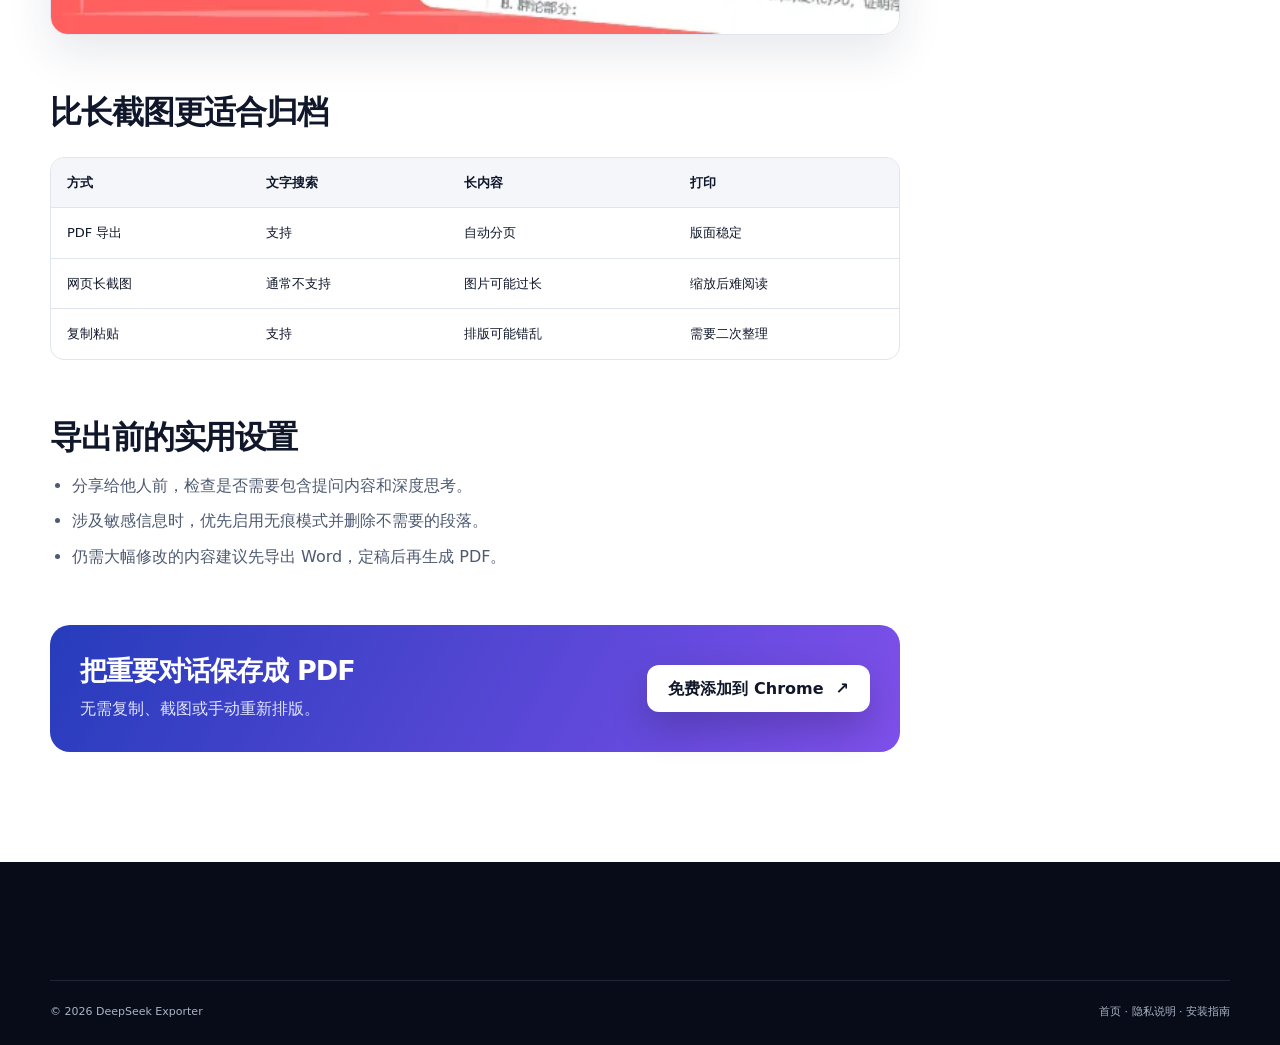
<file: deepseek-to-pdf/index.html>
<!doctype html><html lang="zh-CN"><head><meta charset="utf-8"><meta name="viewport" content="width=device-width,initial-scale=1"><title>DeepSeek 导出 PDF：完整保存对话排版｜DeepSeek Exporter</title><meta name="description" content="将 DeepSeek 对话一键导出为 PDF，保留公式、代码、表格与标题，适合打印、归档和稳定分享。"><link rel="canonical" href="https://www.aibusgo.com/deepseek-to-pdf/"><meta property="og:type" content="article"><meta property="og:title" content="DeepSeek 对话一键导出 PDF"><meta property="og:description" content="保留复杂排版，适合打印、归档与分享。"><meta property="og:url" content="https://www.aibusgo.com/deepseek-to-pdf/"><meta property="og:image" content="https://www.aibusgo.com/images/banner-1.png"><meta name="twitter:card" content="summary_large_image"><meta name="twitter:title" content="DeepSeek 对话一键导出 PDF"><meta name="twitter:description" content="保留复杂排版，适合打印、归档与分享。"><meta name="twitter:image" content="https://www.aibusgo.com/images/banner-1.png"><link rel="icon" href="/images/logo.png"><link rel="stylesheet" href="/styles.css"><script type="application/ld+json">{"@context":"https://schema.org","@type":"BreadcrumbList","itemListElement":[{"@type":"ListItem","position":1,"name":"首页","item":"https://www.aibusgo.com/"},{"@type":"ListItem","position":2,"name":"DeepSeek 导出 PDF","item":"https://www.aibusgo.com/deepseek-to-pdf/"}]}</script></head><body>
<header class="site-header" data-header><div class="container nav-shell"><a class="brand" href="/"><img src="/images/logo-display.webp" width="44" height="44" alt="DeepSeek Exporter"><span>DeepSeek <strong>Exporter</strong></span></a><nav class="desktop-nav"><a href="/deepseek-to-word/">导出 Word</a><a href="/deepseek-to-pdf/">导出 PDF</a><a href="/deepseek-to-markdown/">导出 Markdown</a><a href="/guide/install-edge/">安装指南</a></nav><a class="button button-small button-primary nav-cta" data-store-cta data-cta-location="nav-pdf" href="https://microsoftedge.microsoft.com/addons/detail/%E9%B2%B8%E9%B1%BCai%E5%8A%A9%E6%89%8B/lgfpicokhhemdpohohdlffponcillpfa" target="_blank" rel="noopener"><span data-store-label>免费安装</span></a></div></header>
<main><section class="page-hero"><div class="container"><div class="breadcrumbs"><a href="/">首页</a> / DeepSeek 导出 PDF</div><div class="page-hero-grid"><div><span class="kicker">DeepSeek to PDF</span><h1>完整保存对话<br><span>一键导出 PDF</span></h1><p>把 DeepSeek 回答保存成稳定、清晰、便于打印的 PDF。无论发给同事还是长期归档，内容结构都不随设备变化。</p><a class="button button-primary button-large" data-store-cta data-cta-location="pdf-hero" href="https://microsoftedge.microsoft.com/addons/detail/%E9%B2%B8%E9%B1%BCai%E5%8A%A9%E6%89%8B/lgfpicokhhemdpohohdlffponcillpfa" target="_blank" rel="noopener"><span data-store-label>免费安装插件</span><span>↗</span></a></div><div class="page-visual"><img src="/images/banner-3.webp" width="600" height="400" alt="包含深度思考内容的 DeepSeek PDF 导出"></div></div></div></section>
<section class="section"><div class="container content-layout"><article class="article"><h2 id="use">什么时候适合导出 PDF？</h2><p>当文档需要打印、发送给他人或作为不可随意改动的记录时，PDF 比复制网页或截图更合适。文字保持清晰可搜索，长内容也能自动分页。</p><h2 id="steps">DeepSeek 导出 PDF 步骤</h2><ol><li>安装 DeepSeek Exporter 并打开目标对话。</li><li>选择单条回答、完整对话或需要的多条内容。</li><li>在导出菜单选择 PDF，确认内容范围后保存。</li></ol><div class="content-image"><img src="/images/banner-3.webp" width="600" height="400" loading="lazy" alt="DeepSeek 深度思考与最终回答导出 PDF"></div><h2 id="quality">比长截图更适合归档</h2><table class="comparison-table"><thead><tr><th>方式</th><th>文字搜索</th><th>长内容</th><th>打印</th></tr></thead><tbody><tr><td>PDF 导出</td><td>支持</td><td>自动分页</td><td>版面稳定</td></tr><tr><td>网页长截图</td><td>通常不支持</td><td>图片可能过长</td><td>缩放后难阅读</td></tr><tr><td>复制粘贴</td><td>支持</td><td>排版可能错乱</td><td>需要二次整理</td></tr></tbody></table><h2 id="tips">导出前的实用设置</h2><ul><li>分享给他人前，检查是否需要包含提问内容和深度思考。</li><li>涉及敏感信息时，优先启用无痕模式并删除不需要的段落。</li><li>仍需大幅修改的内容建议先导出 Word，定稿后再生成 PDF。</li></ul><div class="article-cta"><div><h2>把重要对话保存成 PDF</h2><p>无需复制、截图或手动重新排版。</p></div><a class="button button-light" data-store-cta data-cta-location="pdf-bottom" href="https://microsoftedge.microsoft.com/addons/detail/%E9%B2%B8%E9%B1%BCai%E5%8A%A9%E6%89%8B/lgfpicokhhemdpohohdlffponcillpfa" target="_blank" rel="noopener"><span data-store-label>安装插件</span><span>↗</span></a></div></article><aside class="toc"><h2>本页内容</h2><a href="#use">适用场景</a><a href="#steps">导出步骤</a><a href="#quality">与截图比较</a><a href="#tips">实用设置</a></aside></div></section></main>
<footer class="site-footer"><div class="container footer-bottom"><span>© 2026 DeepSeek Exporter</span><span><a href="/">首页</a> · <a href="/privacy/">隐私说明</a> · <a href="/guide/install-edge/">安装指南</a></span></div></footer><script src="/site.js" defer></script></body></html>
</file>
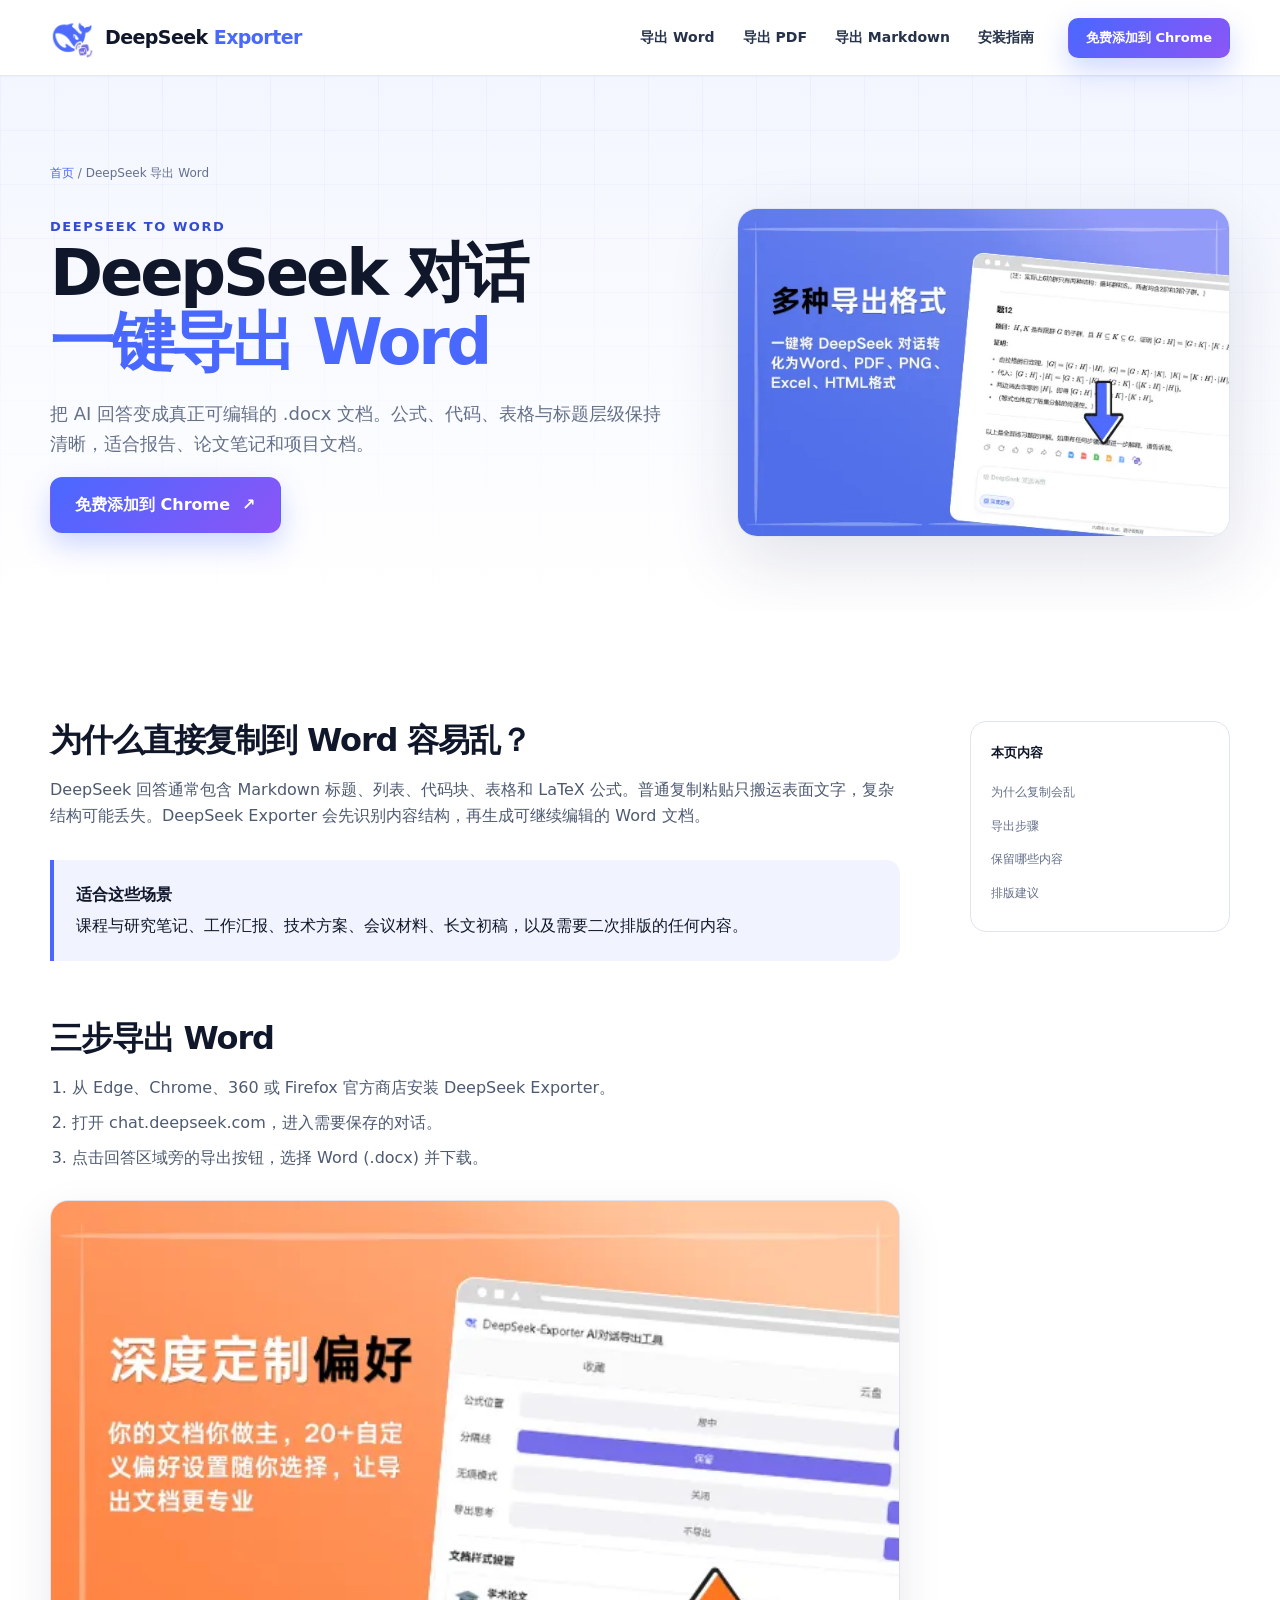
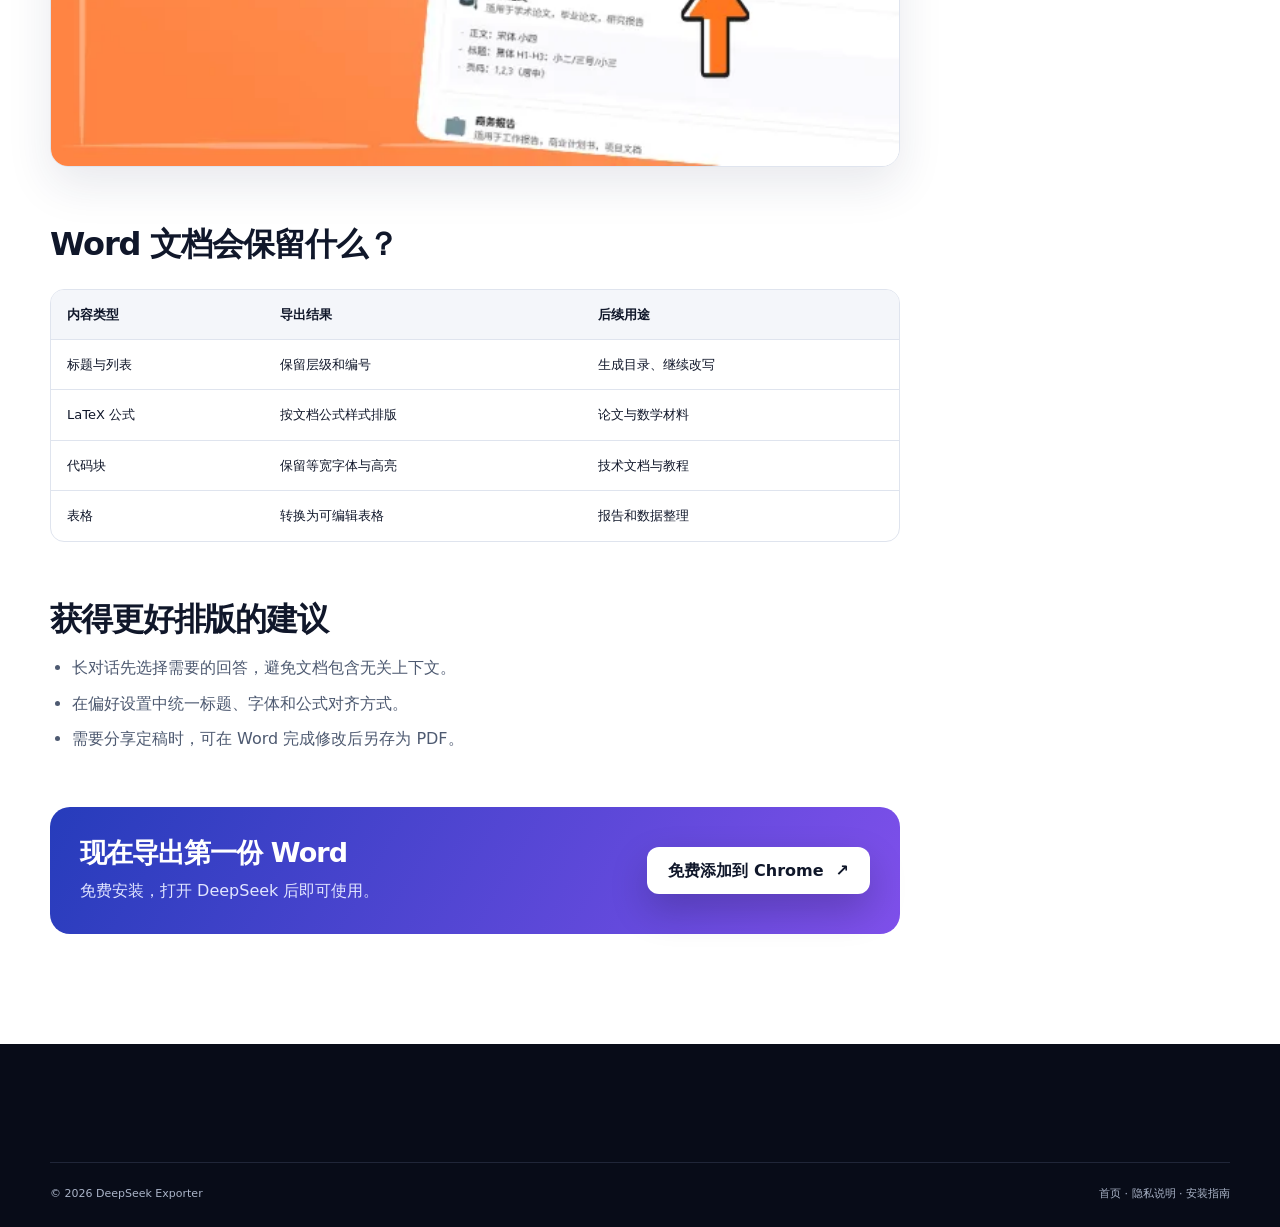
<file: deepseek-to-word/index.html>
<!doctype html><html lang="zh-CN"><head><meta charset="utf-8"><meta name="viewport" content="width=device-width,initial-scale=1"><title>DeepSeek 导出 Word：保留公式、代码与表格｜DeepSeek Exporter</title><meta name="description" content="使用 DeepSeek Exporter 一键将 DeepSeek 对话导出为可编辑 Word 文档，保留 LaTeX 公式、代码高亮、表格、列表和标题层级。"><link rel="canonical" href="https://www.aibusgo.com/deepseek-to-word/"><meta property="og:type" content="article"><meta property="og:title" content="DeepSeek 对话一键导出 Word"><meta property="og:description" content="保留公式、代码、表格和标题层级，导出后可继续编辑。"><meta property="og:url" content="https://www.aibusgo.com/deepseek-to-word/"><meta property="og:image" content="https://www.aibusgo.com/images/banner-1.png"><meta name="twitter:card" content="summary_large_image"><meta name="twitter:title" content="DeepSeek 对话一键导出 Word"><meta name="twitter:description" content="保留公式、代码、表格和标题层级，导出后可继续编辑。"><meta name="twitter:image" content="https://www.aibusgo.com/images/banner-1.png"><link rel="icon" href="/images/logo.png"><link rel="stylesheet" href="/styles.css"><script type="application/ld+json">{"@context":"https://schema.org","@type":"BreadcrumbList","itemListElement":[{"@type":"ListItem","position":1,"name":"首页","item":"https://www.aibusgo.com/"},{"@type":"ListItem","position":2,"name":"DeepSeek 导出 Word","item":"https://www.aibusgo.com/deepseek-to-word/"}]}</script></head><body>
<header class="site-header" data-header><div class="container nav-shell"><a class="brand" href="/"><img src="/images/logo-display.webp" width="44" height="44" alt="DeepSeek Exporter"><span>DeepSeek <strong>Exporter</strong></span></a><nav class="desktop-nav"><a href="/deepseek-to-word/">导出 Word</a><a href="/deepseek-to-pdf/">导出 PDF</a><a href="/deepseek-to-markdown/">导出 Markdown</a><a href="/guide/install-edge/">安装指南</a></nav><a class="button button-small button-primary nav-cta" data-store-cta data-cta-location="nav-word" href="https://microsoftedge.microsoft.com/addons/detail/%E9%B2%B8%E9%B1%BCai%E5%8A%A9%E6%89%8B/lgfpicokhhemdpohohdlffponcillpfa" target="_blank" rel="noopener"><span data-store-label>免费安装</span></a></div></header>
<main><section class="page-hero"><div class="container"><div class="breadcrumbs"><a href="/">首页</a> / DeepSeek 导出 Word</div><div class="page-hero-grid"><div><span class="kicker">DeepSeek to Word</span><h1>DeepSeek 对话<br><span>一键导出 Word</span></h1><p>把 AI 回答变成真正可编辑的 .docx 文档。公式、代码、表格与标题层级保持清晰，适合报告、论文笔记和项目文档。</p><a class="button button-primary button-large" data-store-cta data-cta-location="word-hero" href="https://microsoftedge.microsoft.com/addons/detail/%E9%B2%B8%E9%B1%BCai%E5%8A%A9%E6%89%8B/lgfpicokhhemdpohohdlffponcillpfa" target="_blank" rel="noopener"><span data-store-label>免费安装插件</span><span>↗</span></a></div><div class="page-visual"><img src="/images/banner-1.webp" width="600" height="400" alt="DeepSeek 导出 Word 格式选择界面"></div></div></div></section>
<section class="section"><div class="container content-layout"><article class="article"><h2 id="why">为什么直接复制到 Word 容易乱？</h2><p>DeepSeek 回答通常包含 Markdown 标题、列表、代码块、表格和 LaTeX 公式。普通复制粘贴只搬运表面文字，复杂结构可能丢失。DeepSeek Exporter 会先识别内容结构，再生成可继续编辑的 Word 文档。</p><div class="callout"><strong>适合这些场景</strong>课程与研究笔记、工作汇报、技术方案、会议材料、长文初稿，以及需要二次排版的任何内容。</div><h2 id="steps">三步导出 Word</h2><ol><li>从 Edge、Chrome、360 或 Firefox 官方商店安装 DeepSeek Exporter。</li><li>打开 chat.deepseek.com，进入需要保存的对话。</li><li>点击回答区域旁的导出按钮，选择 Word (.docx) 并下载。</li></ol><div class="content-image"><img src="/images/banner-2.webp" width="600" height="400" loading="lazy" alt="DeepSeek 导出 Word 的偏好设置"></div><h2 id="preserve">Word 文档会保留什么？</h2><table class="comparison-table"><thead><tr><th>内容类型</th><th>导出结果</th><th>后续用途</th></tr></thead><tbody><tr><td>标题与列表</td><td>保留层级和编号</td><td>生成目录、继续改写</td></tr><tr><td>LaTeX 公式</td><td>按文档公式样式排版</td><td>论文与数学材料</td></tr><tr><td>代码块</td><td>保留等宽字体与高亮</td><td>技术文档与教程</td></tr><tr><td>表格</td><td>转换为可编辑表格</td><td>报告和数据整理</td></tr></tbody></table><h2 id="tips">获得更好排版的建议</h2><ul><li>长对话先选择需要的回答，避免文档包含无关上下文。</li><li>在偏好设置中统一标题、字体和公式对齐方式。</li><li>需要分享定稿时，可在 Word 完成修改后另存为 PDF。</li></ul><div class="article-cta"><div><h2>现在导出第一份 Word</h2><p>免费安装，打开 DeepSeek 后即可使用。</p></div><a class="button button-light" data-store-cta data-cta-location="word-bottom" href="https://microsoftedge.microsoft.com/addons/detail/%E9%B2%B8%E9%B1%BCai%E5%8A%A9%E6%89%8B/lgfpicokhhemdpohohdlffponcillpfa" target="_blank" rel="noopener"><span data-store-label>安装插件</span><span>↗</span></a></div></article><aside class="toc"><h2>本页内容</h2><a href="#why">为什么复制会乱</a><a href="#steps">导出步骤</a><a href="#preserve">保留哪些内容</a><a href="#tips">排版建议</a></aside></div></section></main>
<footer class="site-footer"><div class="container footer-bottom"><span>© 2026 DeepSeek Exporter</span><span><a href="/">首页</a> · <a href="/privacy/">隐私说明</a> · <a href="/guide/install-edge/">安装指南</a></span></div></footer><script src="/site.js" defer></script></body></html>
</file>
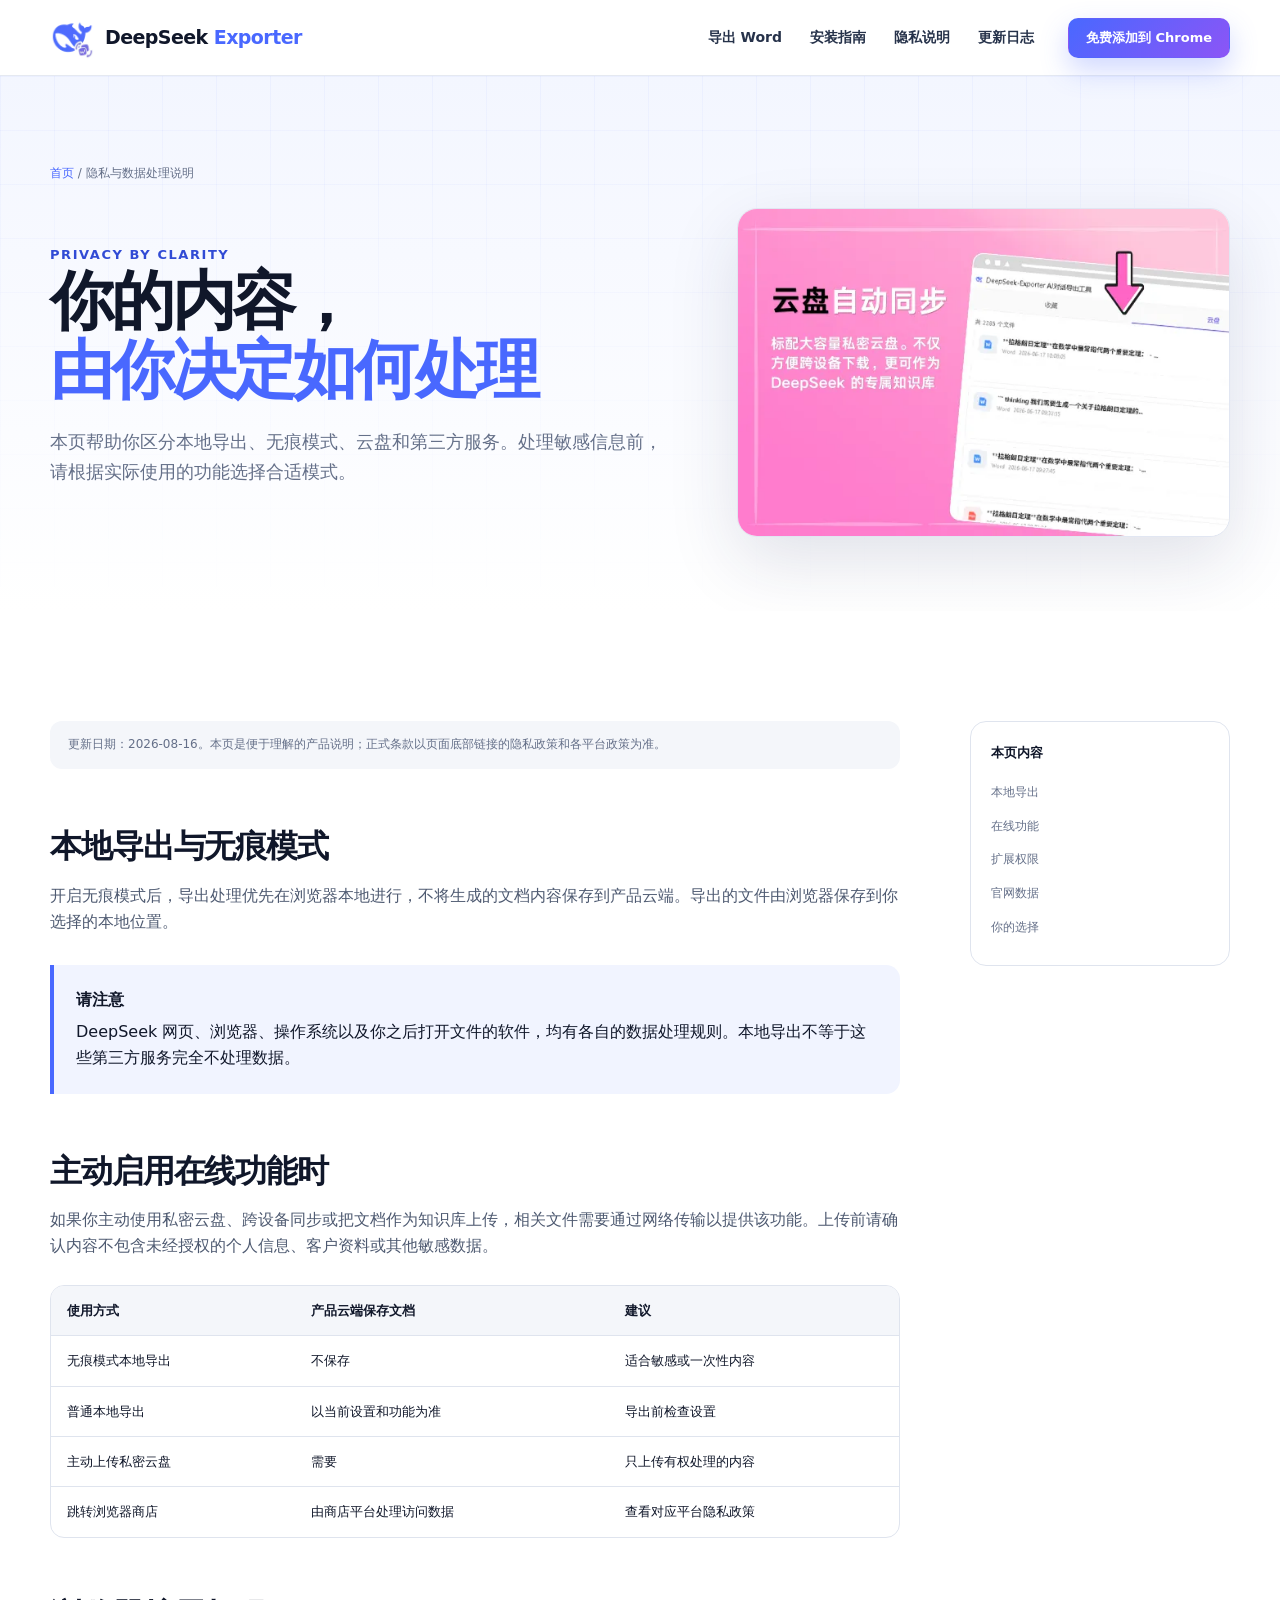
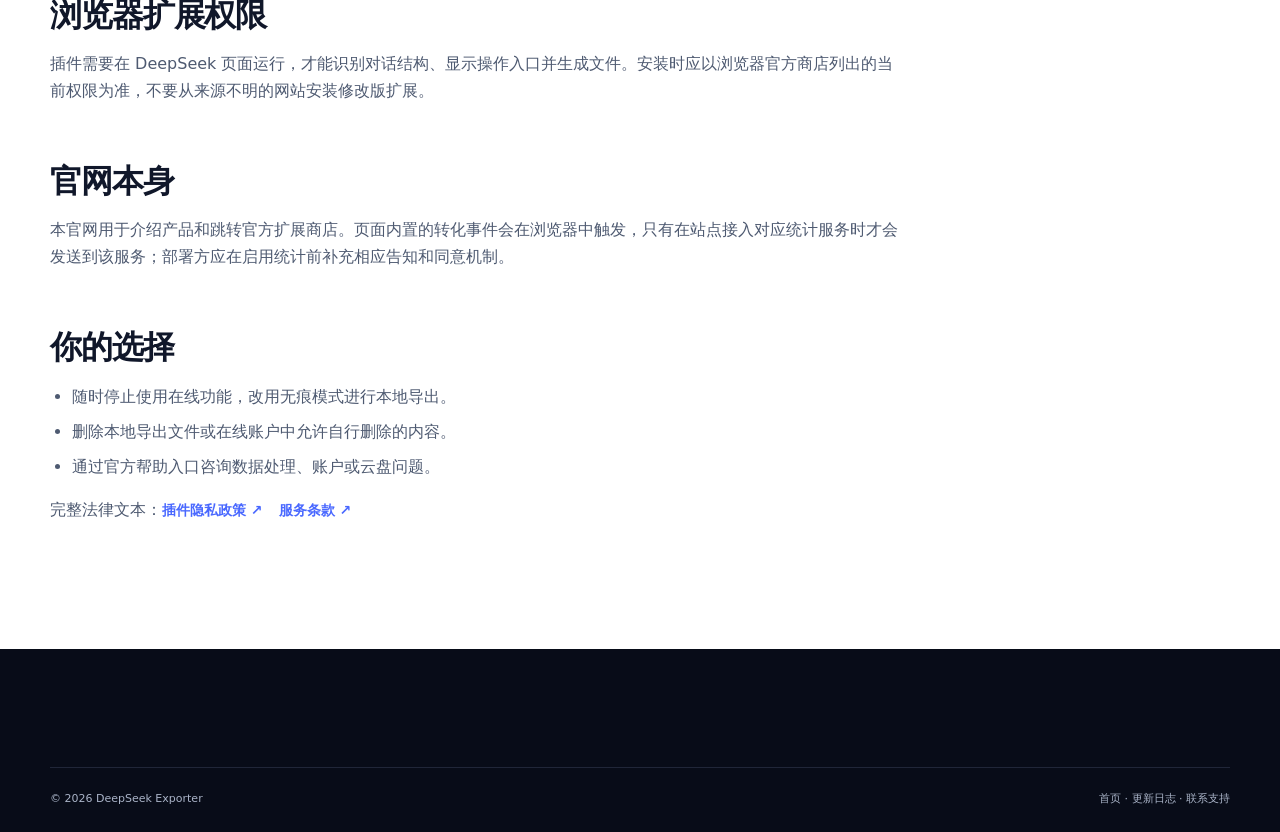
<file: privacy/index.html>
<!doctype html><html lang="zh-CN"><head><meta charset="utf-8"><meta name="viewport" content="width=device-width,initial-scale=1"><title>隐私与数据处理说明｜DeepSeek Exporter</title><meta name="description" content="了解 DeepSeek Exporter 本地导出、无痕模式、云盘功能和第三方平台涉及的数据处理边界。"><link rel="canonical" href="https://www.aibusgo.com/privacy/"><meta property="og:type" content="article"><meta property="og:title" content="DeepSeek Exporter 隐私与数据处理说明"><meta property="og:description" content="清楚了解本地导出、无痕模式与在线功能的边界。"><meta property="og:url" content="https://www.aibusgo.com/privacy/"><meta property="og:image" content="https://www.aibusgo.com/images/og-deepseek-exporter.jpg"><meta name="twitter:card" content="summary_large_image"><meta name="twitter:title" content="DeepSeek Exporter 隐私与数据处理说明"><meta name="twitter:description" content="清楚了解本地导出、无痕模式与在线功能的边界。"><meta name="twitter:image" content="https://www.aibusgo.com/images/og-deepseek-exporter.jpg"><link rel="icon" href="/images/logo.png"><link rel="stylesheet" href="/styles.css"></head><body>
<header class="site-header" data-header><div class="container nav-shell"><a class="brand" href="/"><img src="/images/logo-display.webp" width="44" height="44" alt="DeepSeek Exporter"><span>DeepSeek <strong>Exporter</strong></span></a><nav class="desktop-nav"><a href="/deepseek-to-word/">导出 Word</a><a href="/guide/install-edge/">安装指南</a><a href="/privacy/">隐私说明</a><a href="/changelog/">更新日志</a></nav><a class="button button-small button-primary nav-cta" data-store-cta data-cta-location="privacy-nav" href="https://microsoftedge.microsoft.com/addons/detail/%E9%B2%B8%E9%B1%BCai%E5%8A%A9%E6%89%8B/lgfpicokhhemdpohohdlffponcillpfa" target="_blank" rel="noopener"><span data-store-label>免费安装</span></a></div></header>
<main><section class="page-hero"><div class="container"><div class="breadcrumbs"><a href="/">首页</a> / 隐私与数据处理说明</div><div class="page-hero-grid"><div><span class="kicker">Privacy by clarity</span><h1>你的内容，<br><span>由你决定如何处理</span></h1><p>本页帮助你区分本地导出、无痕模式、云盘和第三方服务。处理敏感信息前，请根据实际使用的功能选择合适模式。</p></div><div class="page-visual"><img src="/images/banner-7.webp" width="600" height="400" alt="DeepSeek Exporter 私密云盘和知识库功能"></div></div></div></section>
<section class="section"><div class="container content-layout"><article class="article"><div class="legal-meta">更新日期：2026-08-16。本页是便于理解的产品说明；正式条款以页面底部链接的隐私政策和各平台政策为准。</div><h2 id="local">本地导出与无痕模式</h2><p>开启无痕模式后，导出处理优先在浏览器本地进行，不将生成的文档内容保存到产品云端。导出的文件由浏览器保存到你选择的本地位置。</p><div class="callout"><strong>请注意</strong>DeepSeek 网页、浏览器、操作系统以及你之后打开文件的软件，均有各自的数据处理规则。本地导出不等于这些第三方服务完全不处理数据。</div><h2 id="cloud">主动启用在线功能时</h2><p>如果你主动使用私密云盘、跨设备同步或把文档作为知识库上传，相关文件需要通过网络传输以提供该功能。上传前请确认内容不包含未经授权的个人信息、客户资料或其他敏感数据。</p><table class="comparison-table"><thead><tr><th>使用方式</th><th>产品云端保存文档</th><th>建议</th></tr></thead><tbody><tr><td>无痕模式本地导出</td><td>不保存</td><td>适合敏感或一次性内容</td></tr><tr><td>普通本地导出</td><td>以当前设置和功能为准</td><td>导出前检查设置</td></tr><tr><td>主动上传私密云盘</td><td>需要</td><td>只上传有权处理的内容</td></tr><tr><td>跳转浏览器商店</td><td>由商店平台处理访问数据</td><td>查看对应平台隐私政策</td></tr></tbody></table><h2 id="permissions">浏览器扩展权限</h2><p>插件需要在 DeepSeek 页面运行，才能识别对话结构、显示操作入口并生成文件。安装时应以浏览器官方商店列出的当前权限为准，不要从来源不明的网站安装修改版扩展。</p><h2 id="site">官网本身</h2><p>本官网用于介绍产品和跳转官方扩展商店。页面内置的转化事件会在浏览器中触发，只有在站点接入对应统计服务时才会发送到该服务；部署方应在启用统计前补充相应告知和同意机制。</p><h2 id="rights">你的选择</h2><ul><li>随时停止使用在线功能，改用无痕模式进行本地导出。</li><li>删除本地导出文件或在线账户中允许自行删除的内容。</li><li>通过官方帮助入口咨询数据处理、账户或云盘问题。</li></ul><p>完整法律文本：<a class="text-link" href="https://m.aiwhaler.com/privacy-policy-plugin-desp" target="_blank" rel="noopener">插件隐私政策 ↗</a>　<a class="text-link" href="https://www.aiwhaler.com/ua/" target="_blank" rel="noopener">服务条款 ↗</a></p></article><aside class="toc"><h2>本页内容</h2><a href="#local">本地导出</a><a href="#cloud">在线功能</a><a href="#permissions">扩展权限</a><a href="#site">官网数据</a><a href="#rights">你的选择</a></aside></div></section></main><footer class="site-footer"><div class="container footer-bottom"><span>© 2026 DeepSeek Exporter</span><span><a href="/">首页</a> · <a href="/changelog/">更新日志</a> · <a href="https://www.aiwhaler.com/help/">联系支持</a></span></div></footer><script src="/site.js" defer></script></body></html>
</file>
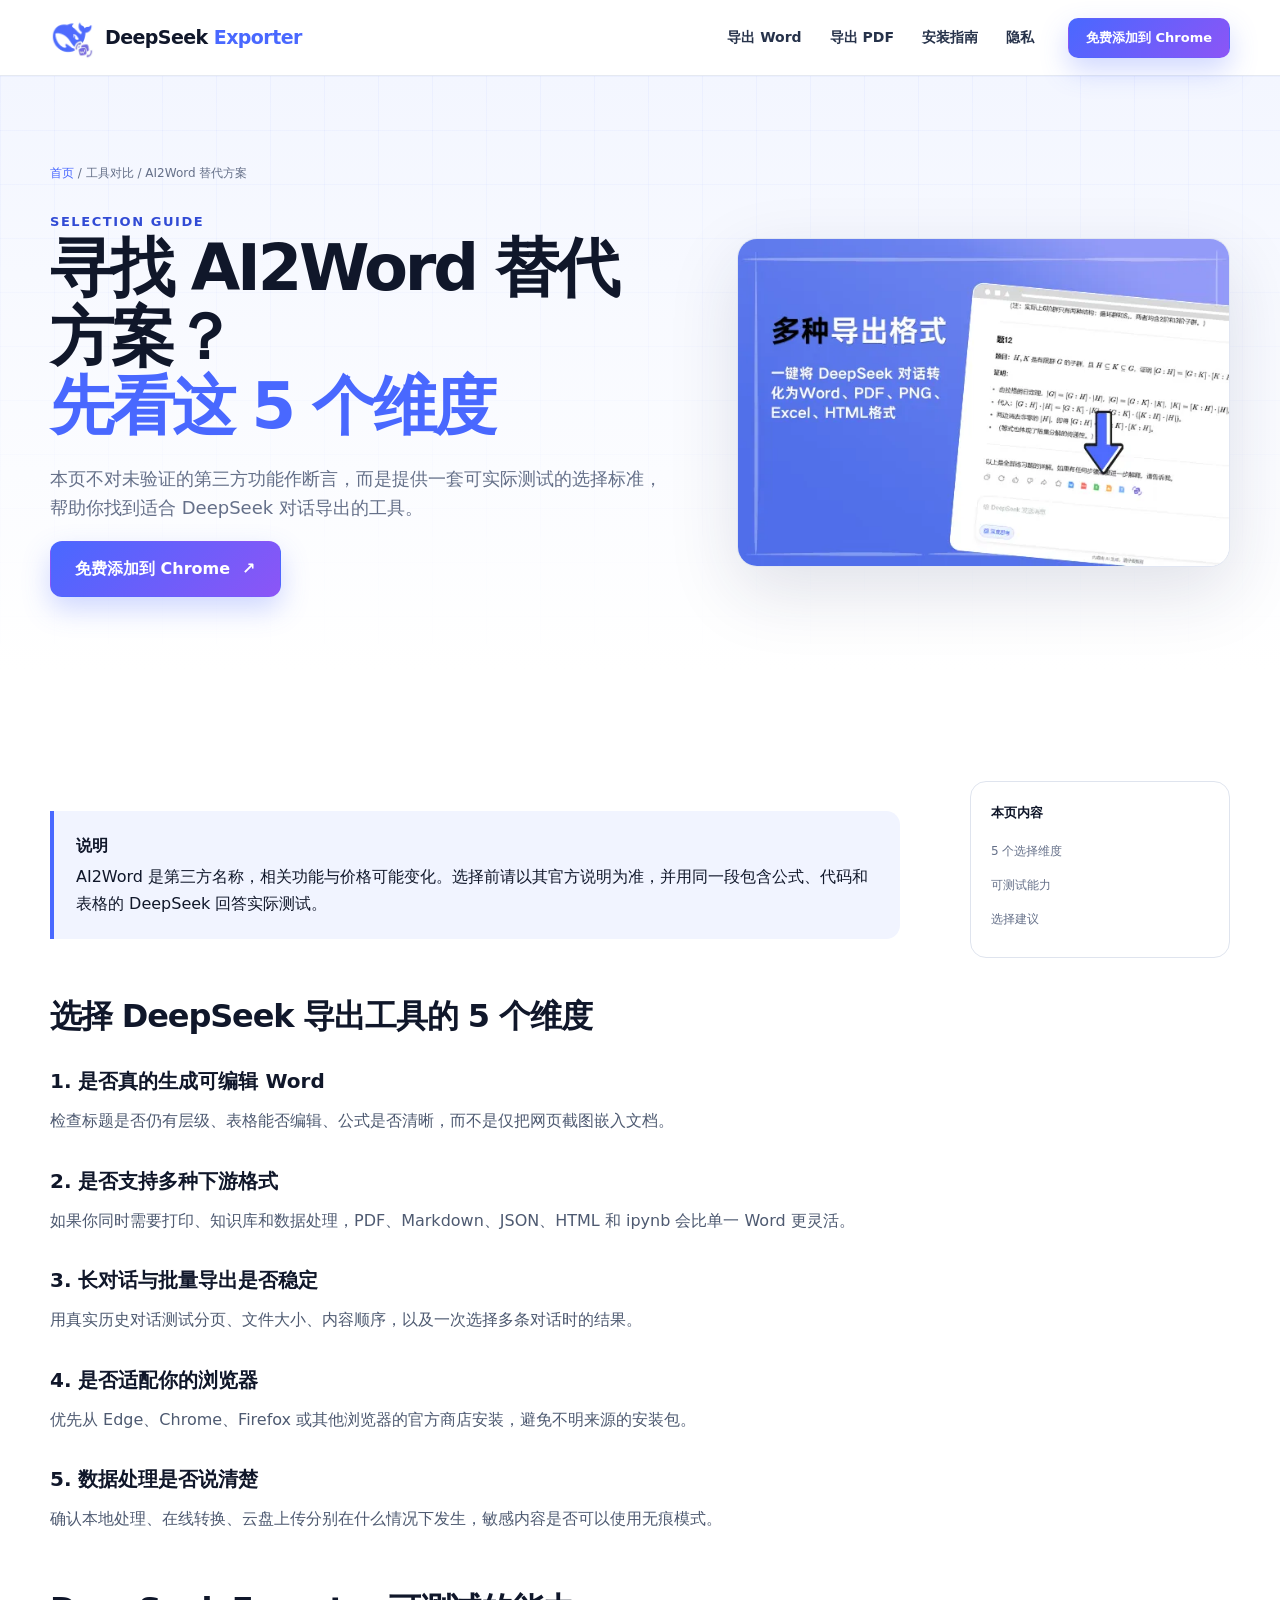
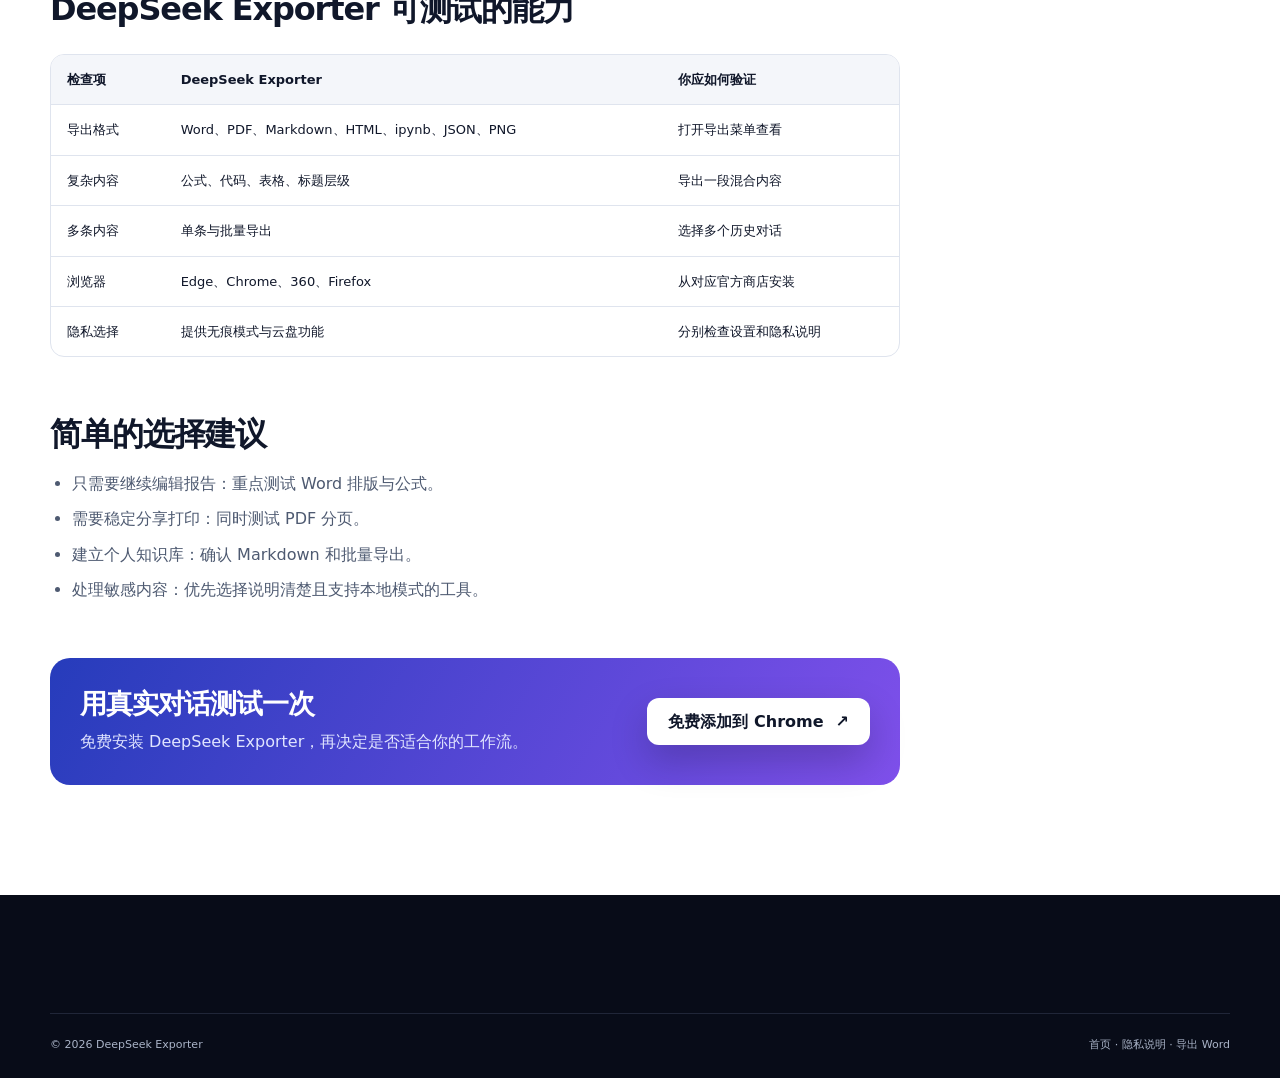
<file: compare/ai2word-alternative/index.html>
<!doctype html><html lang="zh-CN"><head><meta charset="utf-8"><meta name="viewport" content="width=device-width,initial-scale=1"><title>AI2Word 替代方案怎么选？DeepSeek 导出工具对比指南</title><meta name="description" content="寻找 AI2Word 或 DeepSeek 转 Word 工具时，应该比较格式、公式代码保留、批量导出、浏览器支持与隐私模式。查看选择指南。"><link rel="canonical" href="https://www.aibusgo.com/compare/ai2word-alternative/"><meta property="og:type" content="article"><meta property="og:title" content="AI2Word 替代方案与 DeepSeek 导出工具选择指南"><meta property="og:description" content="从格式、排版、批量能力与隐私角度选择适合的工具。"><meta property="og:url" content="https://www.aibusgo.com/compare/ai2word-alternative/"><meta property="og:image" content="https://www.aibusgo.com/images/banner-1.png"><meta name="twitter:card" content="summary_large_image"><meta name="twitter:title" content="AI2Word 替代方案与 DeepSeek 导出工具选择指南"><meta name="twitter:description" content="从格式、排版、批量能力与隐私角度选择适合的工具。"><meta name="twitter:image" content="https://www.aibusgo.com/images/banner-1.png"><link rel="icon" href="/images/logo.png"><link rel="stylesheet" href="/styles.css"></head><body>
<header class="site-header" data-header><div class="container nav-shell"><a class="brand" href="/"><img src="/images/logo-display.webp" width="44" height="44" alt="DeepSeek Exporter"><span>DeepSeek <strong>Exporter</strong></span></a><nav class="desktop-nav"><a href="/deepseek-to-word/">导出 Word</a><a href="/deepseek-to-pdf/">导出 PDF</a><a href="/guide/install-edge/">安装指南</a><a href="/privacy/">隐私</a></nav><a class="button button-small button-primary nav-cta" data-store-cta data-cta-location="compare-nav" href="https://microsoftedge.microsoft.com/addons/detail/%E9%B2%B8%E9%B1%BCai%E5%8A%A9%E6%89%8B/lgfpicokhhemdpohohdlffponcillpfa" target="_blank" rel="noopener"><span data-store-label>试用 DeepSeek Exporter</span></a></div></header>
<main><section class="page-hero"><div class="container"><div class="breadcrumbs"><a href="/">首页</a> / 工具对比 / AI2Word 替代方案</div><div class="page-hero-grid"><div><span class="kicker">Selection guide</span><h1>寻找 AI2Word 替代方案？<br><span>先看这 5 个维度</span></h1><p>本页不对未验证的第三方功能作断言，而是提供一套可实际测试的选择标准，帮助你找到适合 DeepSeek 对话导出的工具。</p><a class="button button-primary button-large" data-store-cta data-cta-location="compare-hero" href="https://microsoftedge.microsoft.com/addons/detail/%E9%B2%B8%E9%B1%BCai%E5%8A%A9%E6%89%8B/lgfpicokhhemdpohohdlffponcillpfa" target="_blank" rel="noopener"><span data-store-label>试用 DeepSeek Exporter</span><span>↗</span></a></div><div class="page-visual"><img src="/images/banner-1.webp" width="600" height="400" alt="DeepSeek Exporter 多格式导出界面"></div></div></div></section>
<section class="section"><div class="container content-layout"><article class="article"><div class="callout"><strong>说明</strong>AI2Word 是第三方名称，相关功能与价格可能变化。选择前请以其官方说明为准，并用同一段包含公式、代码和表格的 DeepSeek 回答实际测试。</div><h2 id="criteria">选择 DeepSeek 导出工具的 5 个维度</h2><h3>1. 是否真的生成可编辑 Word</h3><p>检查标题是否仍有层级、表格能否编辑、公式是否清晰，而不是仅把网页截图嵌入文档。</p><h3>2. 是否支持多种下游格式</h3><p>如果你同时需要打印、知识库和数据处理，PDF、Markdown、JSON、HTML 和 ipynb 会比单一 Word 更灵活。</p><h3>3. 长对话与批量导出是否稳定</h3><p>用真实历史对话测试分页、文件大小、内容顺序，以及一次选择多条对话时的结果。</p><h3>4. 是否适配你的浏览器</h3><p>优先从 Edge、Chrome、Firefox 或其他浏览器的官方商店安装，避免不明来源的安装包。</p><h3>5. 数据处理是否说清楚</h3><p>确认本地处理、在线转换、云盘上传分别在什么情况下发生，敏感内容是否可以使用无痕模式。</p><h2 id="deepseek-exporter">DeepSeek Exporter 可测试的能力</h2><table class="comparison-table"><thead><tr><th>检查项</th><th>DeepSeek Exporter</th><th>你应如何验证</th></tr></thead><tbody><tr><td>导出格式</td><td>Word、PDF、Markdown、HTML、ipynb、JSON、PNG</td><td>打开导出菜单查看</td></tr><tr><td>复杂内容</td><td>公式、代码、表格、标题层级</td><td>导出一段混合内容</td></tr><tr><td>多条内容</td><td>单条与批量导出</td><td>选择多个历史对话</td></tr><tr><td>浏览器</td><td>Edge、Chrome、360、Firefox</td><td>从对应官方商店安装</td></tr><tr><td>隐私选择</td><td>提供无痕模式与云盘功能</td><td>分别检查设置和隐私说明</td></tr></tbody></table><h2 id="decision">简单的选择建议</h2><ul><li>只需要继续编辑报告：重点测试 Word 排版与公式。</li><li>需要稳定分享打印：同时测试 PDF 分页。</li><li>建立个人知识库：确认 Markdown 和批量导出。</li><li>处理敏感内容：优先选择说明清楚且支持本地模式的工具。</li></ul><div class="article-cta"><div><h2>用真实对话测试一次</h2><p>免费安装 DeepSeek Exporter，再决定是否适合你的工作流。</p></div><a class="button button-light" data-store-cta data-cta-location="compare-bottom" href="https://microsoftedge.microsoft.com/addons/detail/%E9%B2%B8%E9%B1%BCai%E5%8A%A9%E6%89%8B/lgfpicokhhemdpohohdlffponcillpfa" target="_blank" rel="noopener"><span data-store-label>安装并测试</span><span>↗</span></a></div></article><aside class="toc"><h2>本页内容</h2><a href="#criteria">5 个选择维度</a><a href="#deepseek-exporter">可测试能力</a><a href="#decision">选择建议</a></aside></div></section></main><footer class="site-footer"><div class="container footer-bottom"><span>© 2026 DeepSeek Exporter</span><span><a href="/">首页</a> · <a href="/privacy/">隐私说明</a> · <a href="/deepseek-to-word/">导出 Word</a></span></div></footer><script src="/site.js" defer></script></body></html>
</file>
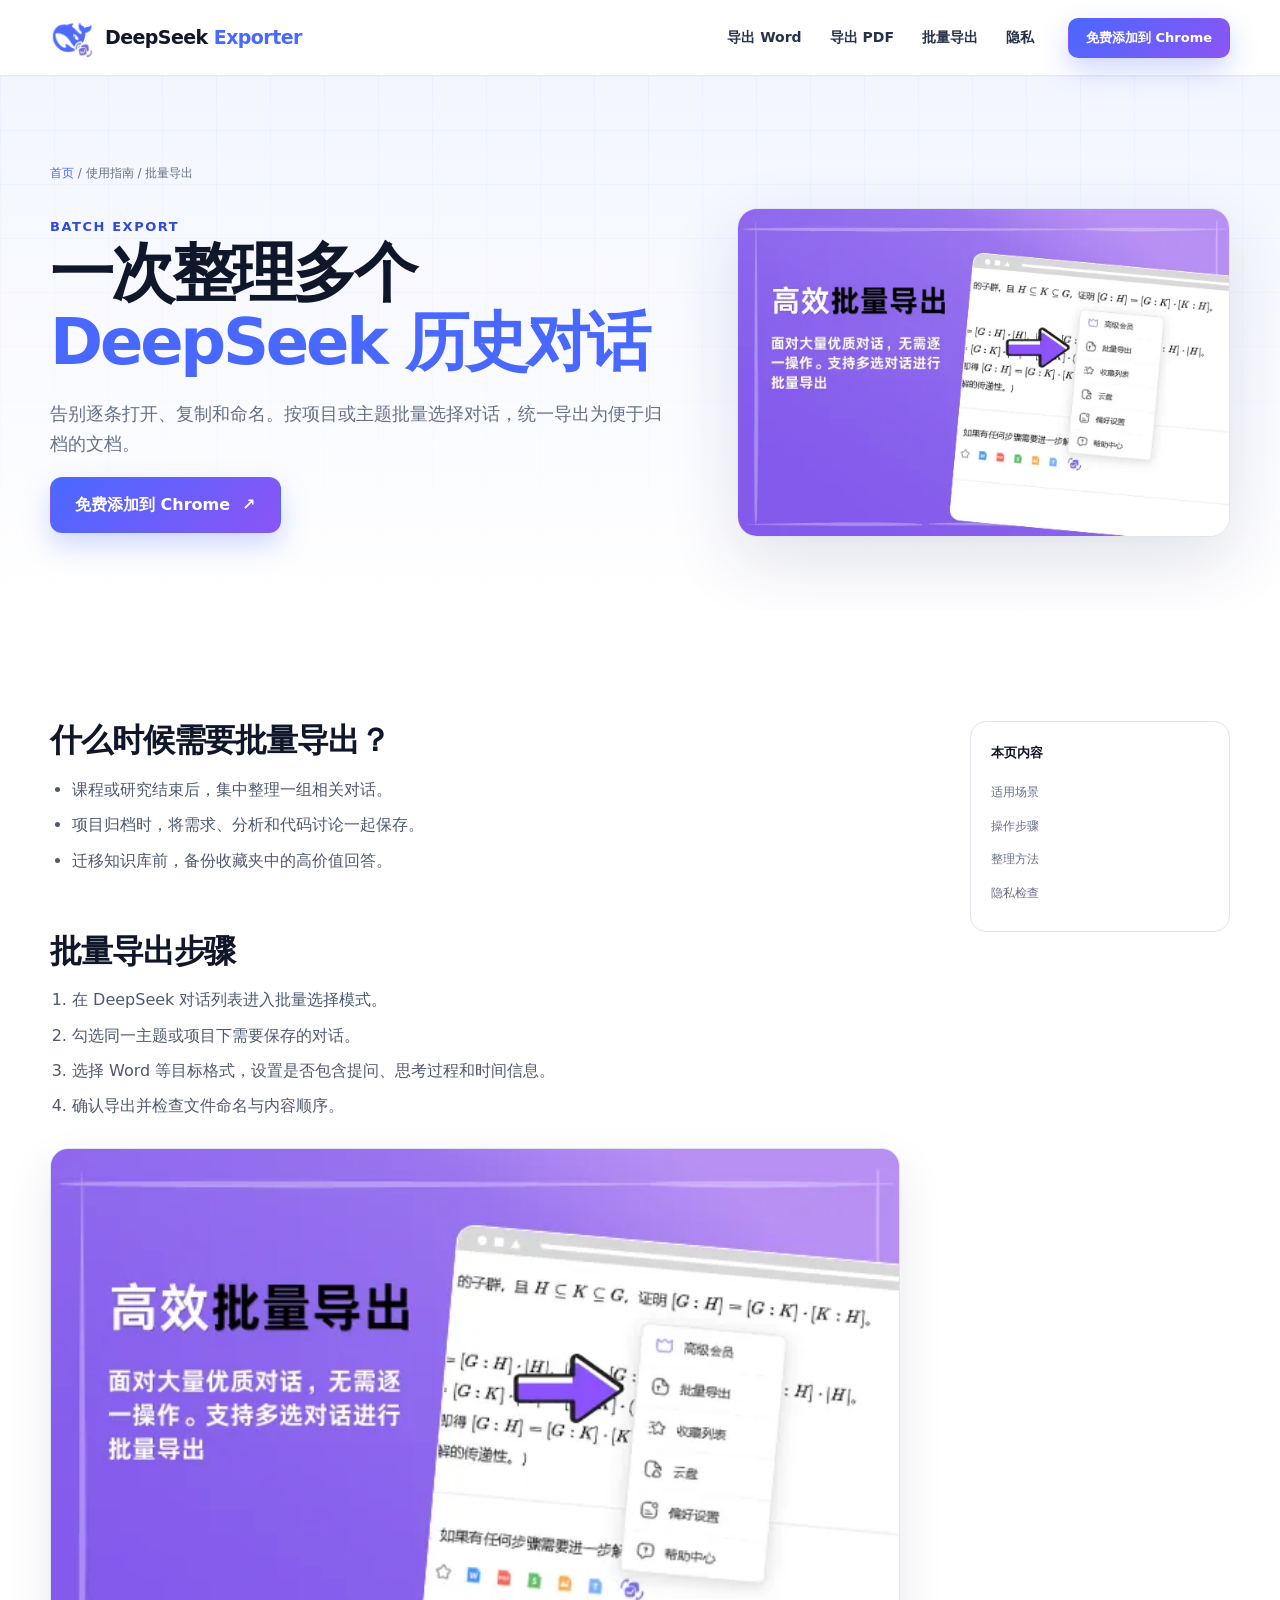
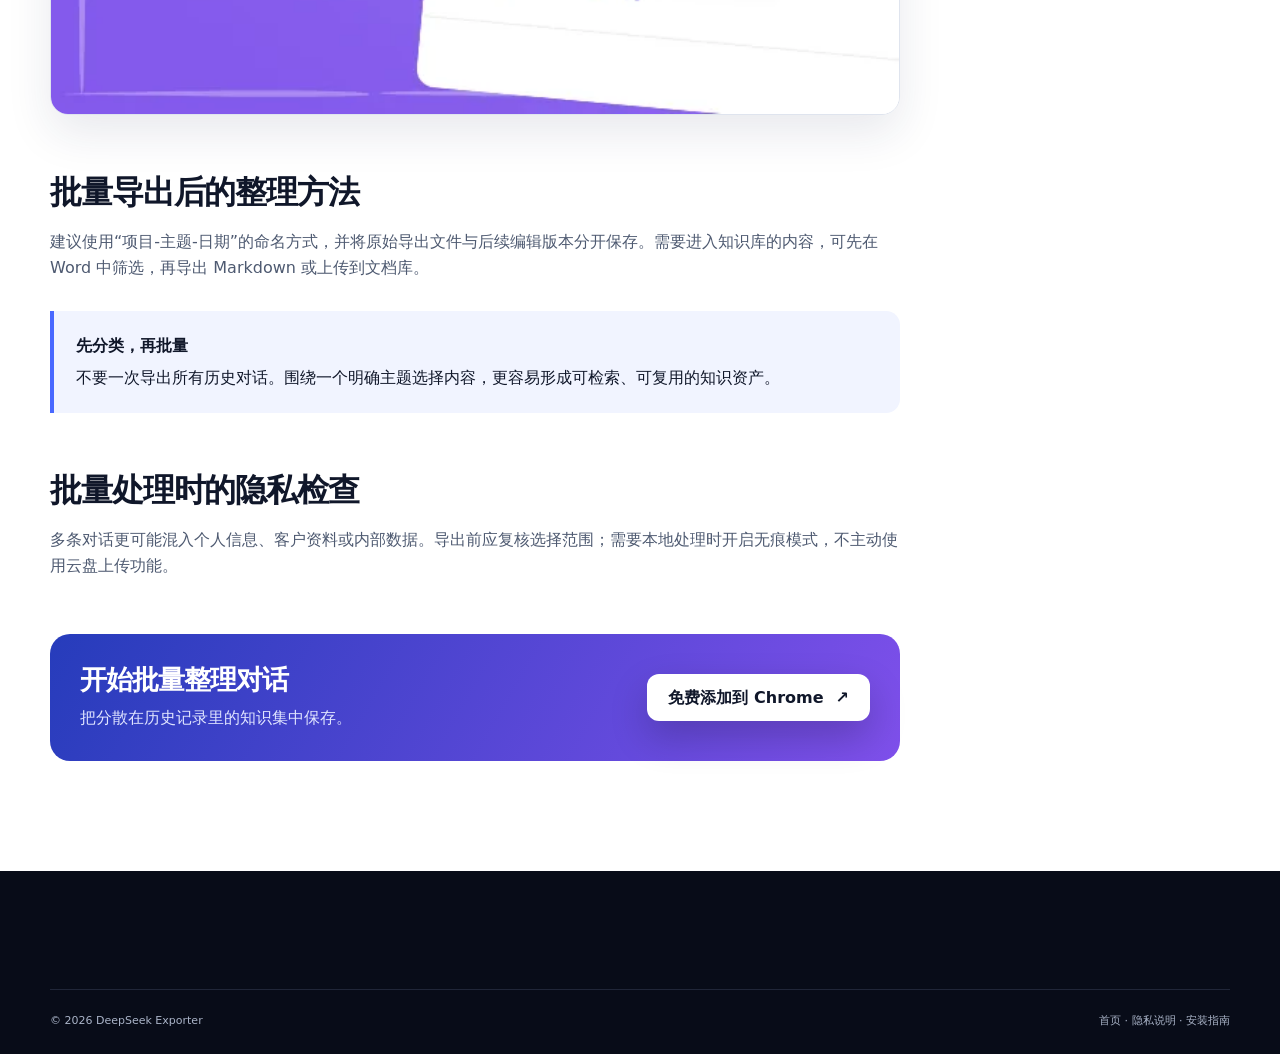
<file: guide/batch-export/index.html>
<!doctype html><html lang="zh-CN"><head><meta charset="utf-8"><meta name="viewport" content="width=device-width,initial-scale=1"><title>DeepSeek 批量导出对话教程｜DeepSeek Exporter</title><meta name="description" content="使用 DeepSeek Exporter 批量导出多个对话或收藏内容，统一保存为 Word 等格式，提高学习、研究和项目资料归档效率。"><link rel="canonical" href="https://www.aibusgo.com/guide/batch-export/"><meta property="og:type" content="article"><meta property="og:title" content="DeepSeek 批量导出对话教程"><meta property="og:description" content="一次整理多个历史对话与收藏内容。"><meta property="og:url" content="https://www.aibusgo.com/guide/batch-export/"><meta property="og:image" content="https://www.aibusgo.com/images/banner-4.png"><meta name="twitter:card" content="summary_large_image"><meta name="twitter:title" content="DeepSeek 批量导出对话教程"><meta name="twitter:description" content="一次整理多个历史对话与收藏内容。"><meta name="twitter:image" content="https://www.aibusgo.com/images/banner-4.png"><link rel="icon" href="/images/logo.png"><link rel="stylesheet" href="/styles.css"><script type="application/ld+json">{"@context":"https://schema.org","@type":"HowTo","name":"批量导出 DeepSeek 对话","description":"选择多个历史对话并统一导出。","step":[{"@type":"HowToStep","name":"进入批量模式","text":"在 DeepSeek 对话列表打开批量导出功能。"},{"@type":"HowToStep","name":"选择对话","text":"勾选需要归档的多个对话。"},{"@type":"HowToStep","name":"选择格式","text":"设置导出格式和内容选项后下载。"}]}</script></head><body>
<header class="site-header" data-header><div class="container nav-shell"><a class="brand" href="/"><img src="/images/logo-display.webp" width="44" height="44" alt="DeepSeek Exporter"><span>DeepSeek <strong>Exporter</strong></span></a><nav class="desktop-nav"><a href="/deepseek-to-word/">导出 Word</a><a href="/deepseek-to-pdf/">导出 PDF</a><a href="/guide/batch-export/">批量导出</a><a href="/privacy/">隐私</a></nav><a class="button button-small button-primary nav-cta" data-store-cta data-cta-location="batch-nav" href="https://microsoftedge.microsoft.com/addons/detail/%E9%B2%B8%E9%B1%BCai%E5%8A%A9%E6%89%8B/lgfpicokhhemdpohohdlffponcillpfa" target="_blank" rel="noopener"><span data-store-label>免费安装</span></a></div></header>
<main><section class="page-hero"><div class="container"><div class="breadcrumbs"><a href="/">首页</a> / 使用指南 / 批量导出</div><div class="page-hero-grid"><div><span class="kicker">Batch Export</span><h1>一次整理多个<br><span>DeepSeek 历史对话</span></h1><p>告别逐条打开、复制和命名。按项目或主题批量选择对话，统一导出为便于归档的文档。</p><a class="button button-primary button-large" data-store-cta data-cta-location="batch-hero" href="https://microsoftedge.microsoft.com/addons/detail/%E9%B2%B8%E9%B1%BCai%E5%8A%A9%E6%89%8B/lgfpicokhhemdpohohdlffponcillpfa" target="_blank" rel="noopener"><span data-store-label>免费安装插件</span><span>↗</span></a></div><div class="page-visual"><img src="/images/banner-4.webp" width="600" height="400" alt="选择多个 DeepSeek 对话批量导出"></div></div></div></section>
<section class="section"><div class="container content-layout"><article class="article"><h2 id="when">什么时候需要批量导出？</h2><ul><li>课程或研究结束后，集中整理一组相关对话。</li><li>项目归档时，将需求、分析和代码讨论一起保存。</li><li>迁移知识库前，备份收藏夹中的高价值回答。</li></ul><h2 id="steps">批量导出步骤</h2><ol><li>在 DeepSeek 对话列表进入批量选择模式。</li><li>勾选同一主题或项目下需要保存的对话。</li><li>选择 Word 等目标格式，设置是否包含提问、思考过程和时间信息。</li><li>确认导出并检查文件命名与内容顺序。</li></ol><div class="content-image"><img src="/images/banner-4.webp" width="600" height="400" loading="lazy" alt="DeepSeek 批量导出多条历史对话"></div><h2 id="organize">批量导出后的整理方法</h2><p>建议使用“项目-主题-日期”的命名方式，并将原始导出文件与后续编辑版本分开保存。需要进入知识库的内容，可先在 Word 中筛选，再导出 Markdown 或上传到文档库。</p><div class="callout"><strong>先分类，再批量</strong>不要一次导出所有历史对话。围绕一个明确主题选择内容，更容易形成可检索、可复用的知识资产。</div><h2 id="privacy">批量处理时的隐私检查</h2><p>多条对话更可能混入个人信息、客户资料或内部数据。导出前应复核选择范围；需要本地处理时开启无痕模式，不主动使用云盘上传功能。</p><div class="article-cta"><div><h2>开始批量整理对话</h2><p>把分散在历史记录里的知识集中保存。</p></div><a class="button button-light" data-store-cta data-cta-location="batch-bottom" href="https://microsoftedge.microsoft.com/addons/detail/%E9%B2%B8%E9%B1%BCai%E5%8A%A9%E6%89%8B/lgfpicokhhemdpohohdlffponcillpfa" target="_blank" rel="noopener"><span data-store-label>安装插件</span><span>↗</span></a></div></article><aside class="toc"><h2>本页内容</h2><a href="#when">适用场景</a><a href="#steps">操作步骤</a><a href="#organize">整理方法</a><a href="#privacy">隐私检查</a></aside></div></section></main><footer class="site-footer"><div class="container footer-bottom"><span>© 2026 DeepSeek Exporter</span><span><a href="/">首页</a> · <a href="/privacy/">隐私说明</a> · <a href="/guide/install-edge/">安装指南</a></span></div></footer><script src="/site.js" defer></script></body></html>
</file>
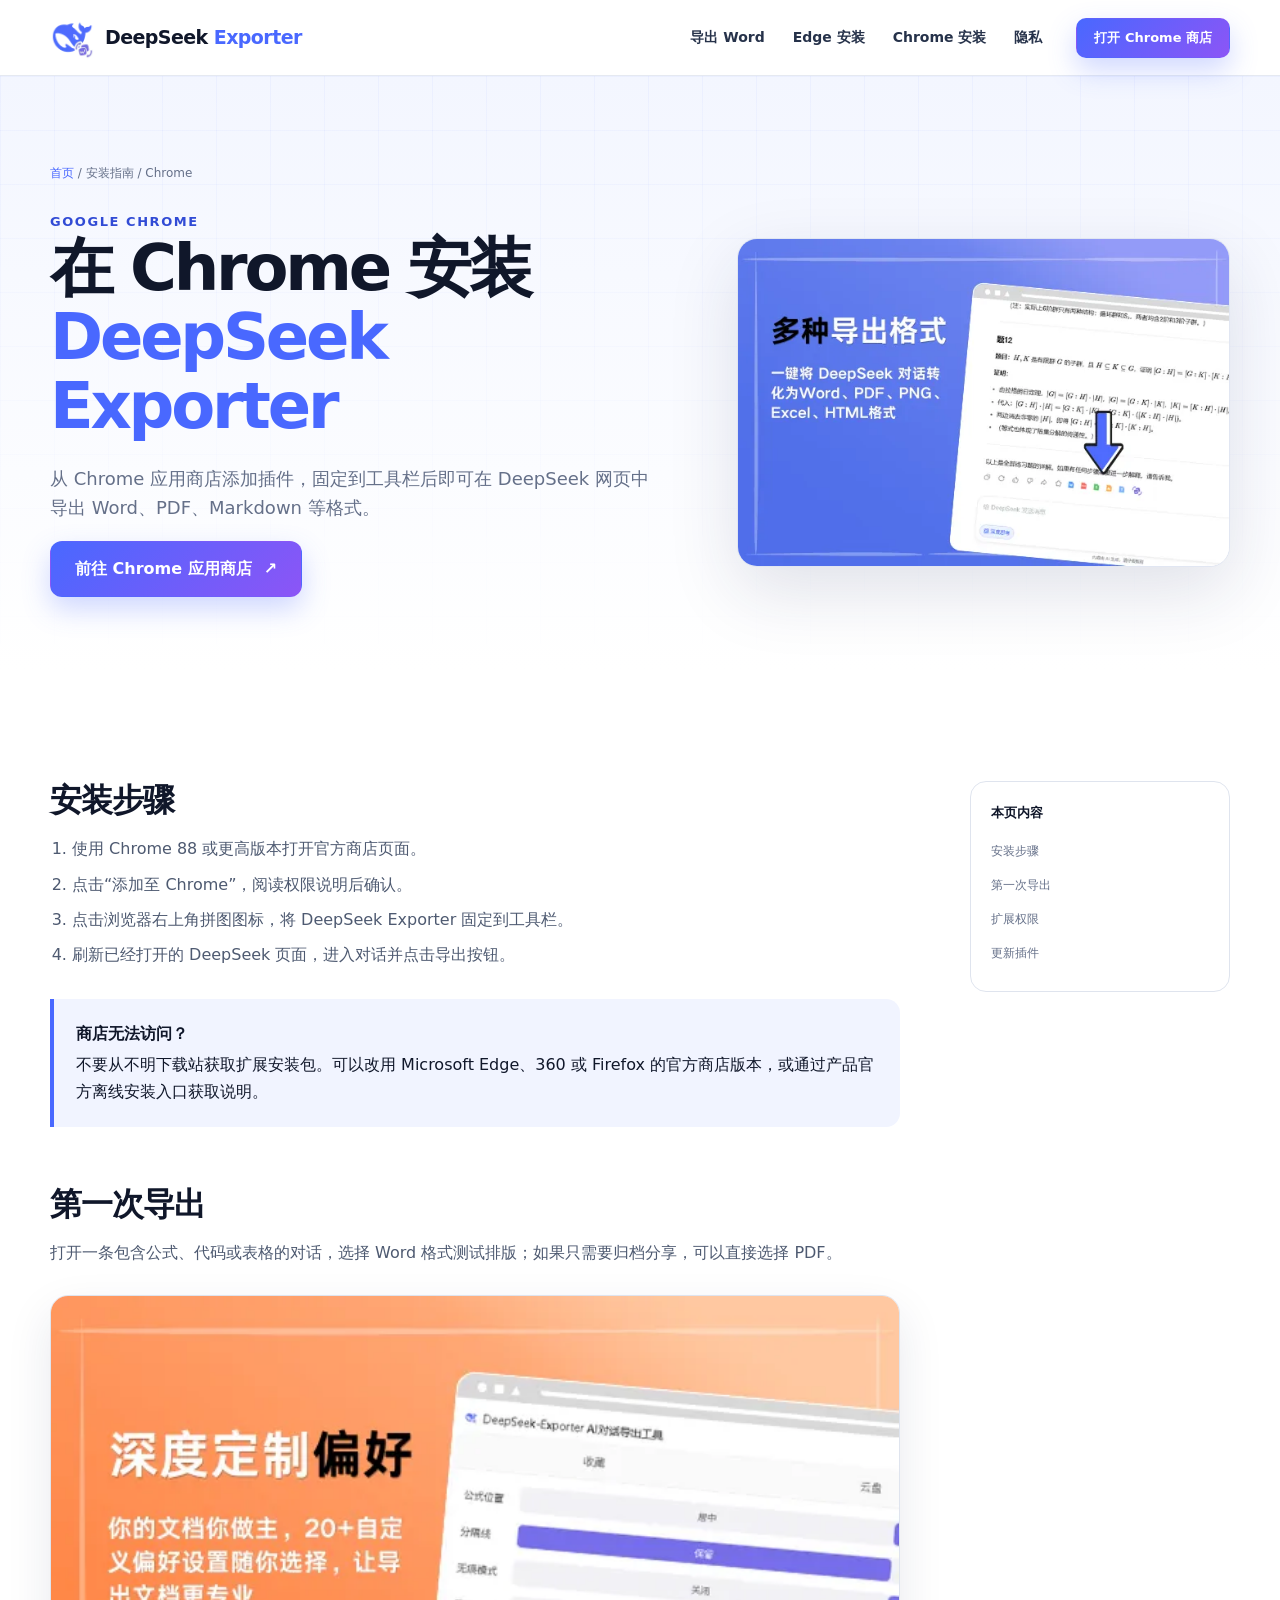
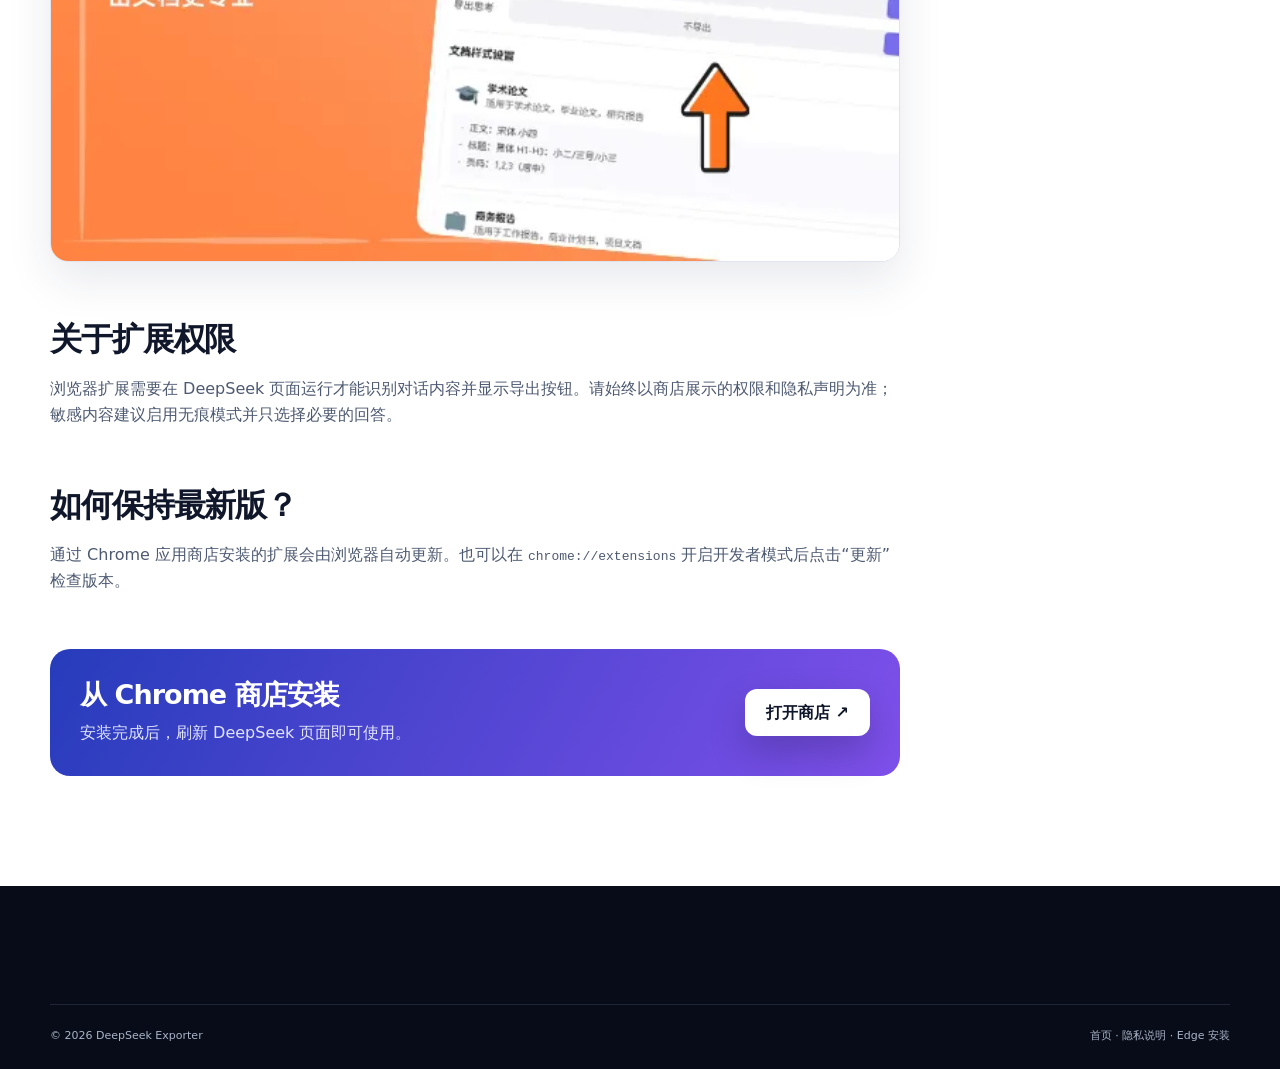
<file: guide/install-chrome/index.html>
<!doctype html><html lang="zh-CN"><head><meta charset="utf-8"><meta name="viewport" content="width=device-width,initial-scale=1"><title>Chrome 安装 DeepSeek Exporter 插件教程｜官方指南</title><meta name="description" content="在 Google Chrome 安装 DeepSeek Exporter 的完整步骤，包含官方商店安装、固定插件和首次导出方法。"><link rel="canonical" href="https://www.aibusgo.com/guide/install-chrome/"><meta property="og:type" content="article"><meta property="og:title" content="Chrome 安装 DeepSeek Exporter 官方教程"><meta property="og:description" content="从 Chrome 应用商店安装并完成第一次导出。"><meta property="og:url" content="https://www.aibusgo.com/guide/install-chrome/"><meta property="og:image" content="https://www.aibusgo.com/images/banner-1.png"><meta name="twitter:card" content="summary_large_image"><meta name="twitter:title" content="Chrome 安装 DeepSeek Exporter 官方教程"><meta name="twitter:description" content="从 Chrome 应用商店安装并完成第一次导出。"><meta name="twitter:image" content="https://www.aibusgo.com/images/banner-1.png"><link rel="icon" href="/images/logo.png"><link rel="stylesheet" href="/styles.css"><script type="application/ld+json">{"@context":"https://schema.org","@type":"HowTo","name":"在 Google Chrome 安装 DeepSeek Exporter","description":"从 Chrome 应用商店安装并完成首次导出。","totalTime":"PT3M","step":[{"@type":"HowToStep","name":"打开 Chrome 应用商店","text":"进入 DeepSeek Exporter 的 Chrome 应用商店页面。"},{"@type":"HowToStep","name":"添加至 Chrome","text":"点击添加至 Chrome 并确认扩展权限。"},{"@type":"HowToStep","name":"开始导出","text":"打开 DeepSeek 对话并点击导出按钮。"}]}</script></head><body>
<header class="site-header" data-header><div class="container nav-shell"><a class="brand" href="/"><img src="/images/logo-display.webp" width="44" height="44" alt="DeepSeek Exporter"><span>DeepSeek <strong>Exporter</strong></span></a><nav class="desktop-nav"><a href="/deepseek-to-word/">导出 Word</a><a href="/guide/install-edge/">Edge 安装</a><a href="/guide/install-chrome/">Chrome 安装</a><a href="/privacy/">隐私</a></nav><a class="button button-small button-primary nav-cta" href="https://chromewebstore.google.com/detail/%E9%B2%B8%E9%B1%BCai%E5%8A%A9%E6%89%8B-deepseek%E5%AF%BC%E5%87%BAword/foegcdhddlencjjkaeonjahfcdlmlihl" target="_blank" rel="noopener" data-outbound="chrome">打开 Chrome 商店</a></div></header>
<main><section class="page-hero"><div class="container"><div class="breadcrumbs"><a href="/">首页</a> / 安装指南 / Chrome</div><div class="page-hero-grid"><div><span class="kicker">Google Chrome</span><h1>在 Chrome 安装<br><span>DeepSeek Exporter</span></h1><p>从 Chrome 应用商店添加插件，固定到工具栏后即可在 DeepSeek 网页中导出 Word、PDF、Markdown 等格式。</p><a class="button button-primary button-large" href="https://chromewebstore.google.com/detail/%E9%B2%B8%E9%B1%BCai%E5%8A%A9%E6%89%8B-deepseek%E5%AF%BC%E5%87%BAword/foegcdhddlencjjkaeonjahfcdlmlihl" target="_blank" rel="noopener" data-outbound="chrome">前往 Chrome 应用商店 <span>↗</span></a></div><div class="page-visual"><img src="/images/banner-1.webp" width="600" height="400" alt="Chrome 中的 DeepSeek Exporter 导出界面"></div></div></div></section>
<section class="section"><div class="container content-layout"><article class="article"><h2 id="install">安装步骤</h2><ol><li>使用 Chrome 88 或更高版本打开官方商店页面。</li><li>点击“添加至 Chrome”，阅读权限说明后确认。</li><li>点击浏览器右上角拼图图标，将 DeepSeek Exporter 固定到工具栏。</li><li>刷新已经打开的 DeepSeek 页面，进入对话并点击导出按钮。</li></ol><div class="callout"><strong>商店无法访问？</strong>不要从不明下载站获取扩展安装包。可以改用 Microsoft Edge、360 或 Firefox 的官方商店版本，或通过产品官方离线安装入口获取说明。</div><h2 id="first">第一次导出</h2><p>打开一条包含公式、代码或表格的对话，选择 Word 格式测试排版；如果只需要归档分享，可以直接选择 PDF。</p><div class="content-image"><img src="/images/banner-2.webp" width="600" height="400" loading="lazy" alt="Chrome 版 DeepSeek Exporter 导出偏好设置"></div><h2 id="permissions">关于扩展权限</h2><p>浏览器扩展需要在 DeepSeek 页面运行才能识别对话内容并显示导出按钮。请始终以商店展示的权限和隐私声明为准；敏感内容建议启用无痕模式并只选择必要的回答。</p><h2 id="update">如何保持最新版？</h2><p>通过 Chrome 应用商店安装的扩展会由浏览器自动更新。也可以在 <code>chrome://extensions</code> 开启开发者模式后点击“更新”检查版本。</p><div class="article-cta"><div><h2>从 Chrome 商店安装</h2><p>安装完成后，刷新 DeepSeek 页面即可使用。</p></div><a class="button button-light" href="https://chromewebstore.google.com/detail/%E9%B2%B8%E9%B1%BCai%E5%8A%A9%E6%89%8B-deepseek%E5%AF%BC%E5%87%BAword/foegcdhddlencjjkaeonjahfcdlmlihl" target="_blank" rel="noopener" data-outbound="chrome">打开商店 ↗</a></div></article><aside class="toc"><h2>本页内容</h2><a href="#install">安装步骤</a><a href="#first">第一次导出</a><a href="#permissions">扩展权限</a><a href="#update">更新插件</a></aside></div></section></main><footer class="site-footer"><div class="container footer-bottom"><span>© 2026 DeepSeek Exporter</span><span><a href="/">首页</a> · <a href="/privacy/">隐私说明</a> · <a href="/guide/install-edge/">Edge 安装</a></span></div></footer><script src="/site.js" defer></script></body></html>
</file>
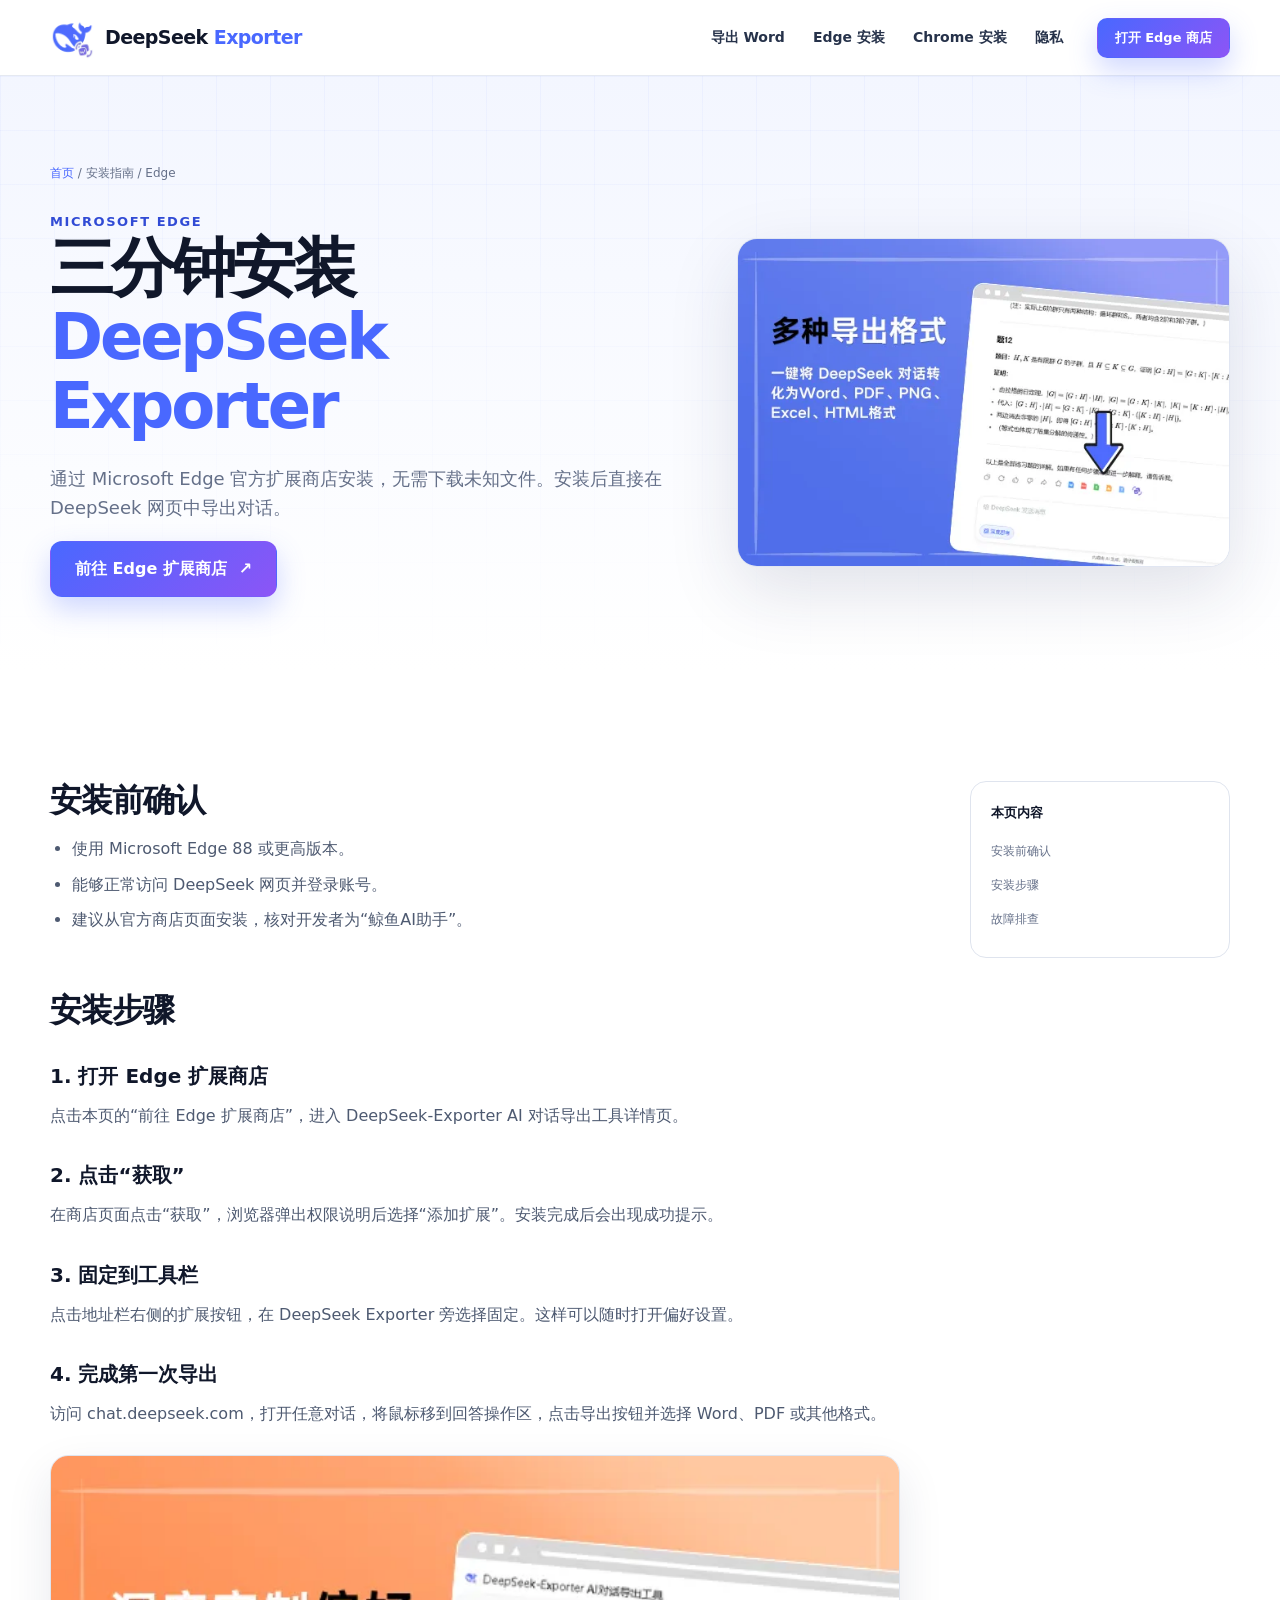
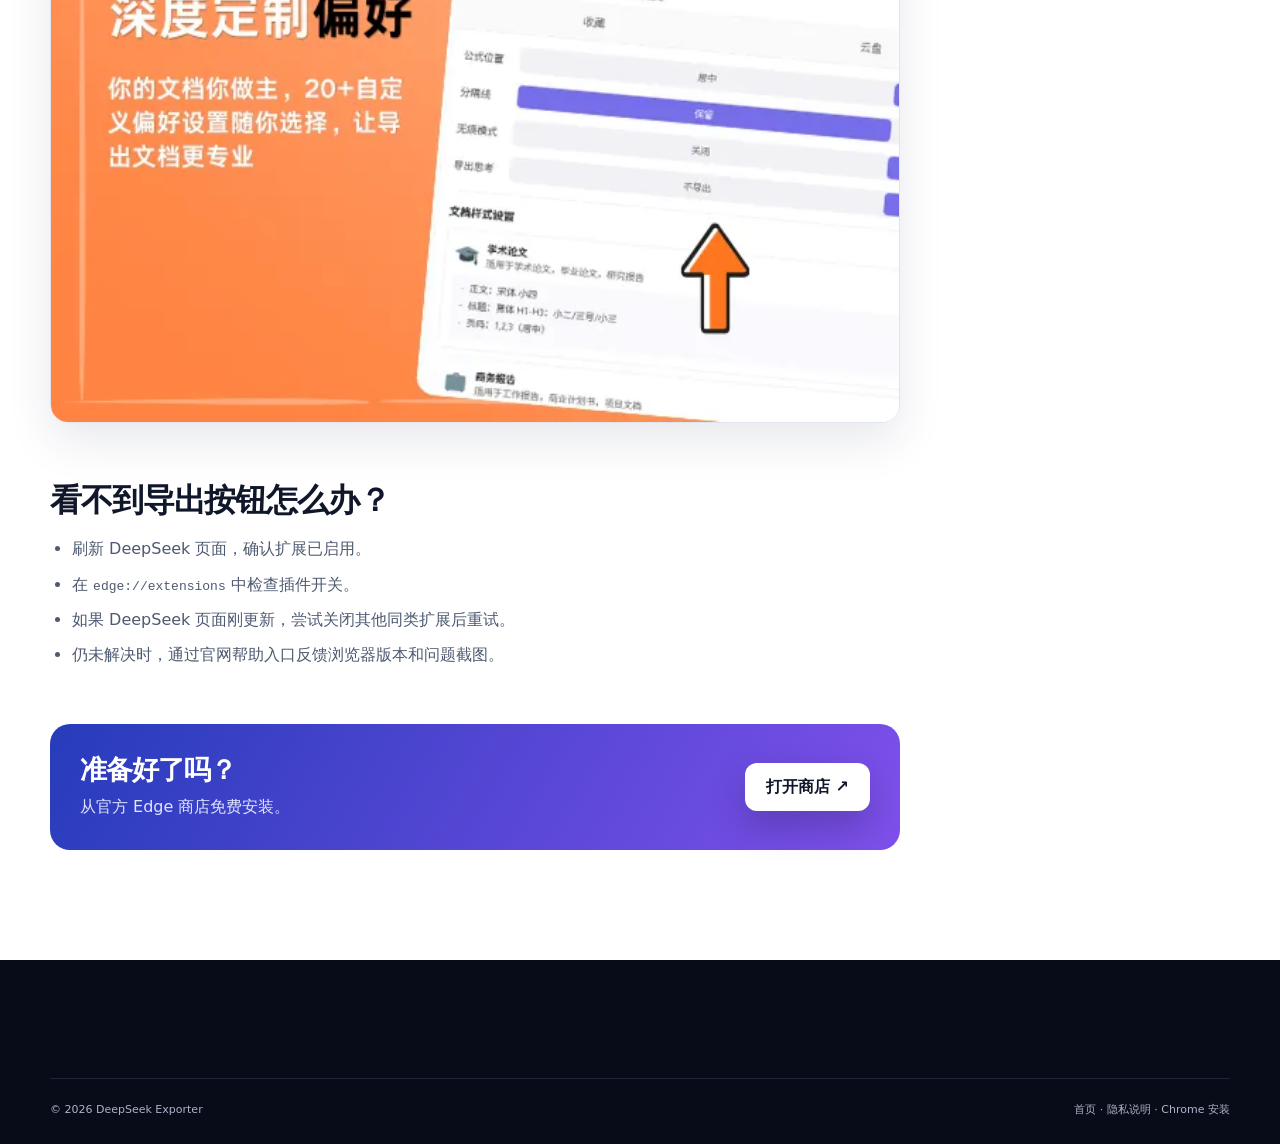
<file: guide/install-edge/index.html>
<!doctype html><html lang="zh-CN"><head><meta charset="utf-8"><meta name="viewport" content="width=device-width,initial-scale=1"><title>Edge 安装 DeepSeek Exporter 插件教程｜官方指南</title><meta name="description" content="在 Microsoft Edge 安装 DeepSeek Exporter 的完整步骤：打开官方扩展商店、获取插件、固定到工具栏并在 DeepSeek 中完成首次导出。"><link rel="canonical" href="https://www.aibusgo.com/guide/install-edge/"><meta property="og:type" content="article"><meta property="og:title" content="Edge 安装 DeepSeek Exporter 官方教程"><meta property="og:description" content="从官方扩展商店安装并完成第一次导出。"><meta property="og:url" content="https://www.aibusgo.com/guide/install-edge/"><meta property="og:image" content="https://www.aibusgo.com/images/banner-1.png"><meta name="twitter:card" content="summary_large_image"><meta name="twitter:title" content="Edge 安装 DeepSeek Exporter 官方教程"><meta name="twitter:description" content="从官方扩展商店安装并完成第一次导出。"><meta name="twitter:image" content="https://www.aibusgo.com/images/banner-1.png"><link rel="icon" href="/images/logo.png"><link rel="stylesheet" href="/styles.css"><script type="application/ld+json">{"@context":"https://schema.org","@type":"HowTo","name":"在 Microsoft Edge 安装 DeepSeek Exporter","description":"从 Edge 扩展商店安装 DeepSeek Exporter 并完成首次导出。","totalTime":"PT3M","step":[{"@type":"HowToStep","name":"打开官方商店","text":"进入 DeepSeek Exporter 的 Microsoft Edge 扩展商店页面。"},{"@type":"HowToStep","name":"获取扩展","text":"点击获取并确认添加扩展。"},{"@type":"HowToStep","name":"打开 DeepSeek","text":"登录 chat.deepseek.com，打开一条对话并点击导出按钮。"}]}</script></head><body>
<header class="site-header" data-header><div class="container nav-shell"><a class="brand" href="/"><img src="/images/logo-display.webp" width="44" height="44" alt="DeepSeek Exporter"><span>DeepSeek <strong>Exporter</strong></span></a><nav class="desktop-nav"><a href="/deepseek-to-word/">导出 Word</a><a href="/guide/install-edge/">Edge 安装</a><a href="/guide/install-chrome/">Chrome 安装</a><a href="/privacy/">隐私</a></nav><a class="button button-small button-primary nav-cta" href="https://microsoftedge.microsoft.com/addons/detail/%E9%B2%B8%E9%B1%BCai%E5%8A%A9%E6%89%8B/lgfpicokhhemdpohohdlffponcillpfa" target="_blank" rel="noopener" data-outbound="edge">打开 Edge 商店</a></div></header>
<main><section class="page-hero"><div class="container"><div class="breadcrumbs"><a href="/">首页</a> / 安装指南 / Edge</div><div class="page-hero-grid"><div><span class="kicker">Microsoft Edge</span><h1>三分钟安装<br><span>DeepSeek Exporter</span></h1><p>通过 Microsoft Edge 官方扩展商店安装，无需下载未知文件。安装后直接在 DeepSeek 网页中导出对话。</p><a class="button button-primary button-large" href="https://microsoftedge.microsoft.com/addons/detail/%E9%B2%B8%E9%B1%BCai%E5%8A%A9%E6%89%8B/lgfpicokhhemdpohohdlffponcillpfa" target="_blank" rel="noopener" data-outbound="edge">前往 Edge 扩展商店 <span>↗</span></a></div><div class="page-visual"><img src="/images/banner-1.webp" width="600" height="400" alt="Edge 中的 DeepSeek Exporter 导出界面"></div></div></div></section>
<section class="section"><div class="container content-layout"><article class="article"><h2 id="requirements">安装前确认</h2><ul><li>使用 Microsoft Edge 88 或更高版本。</li><li>能够正常访问 DeepSeek 网页并登录账号。</li><li>建议从官方商店页面安装，核对开发者为“鲸鱼AI助手”。</li></ul><h2 id="install">安装步骤</h2><h3>1. 打开 Edge 扩展商店</h3><p>点击本页的“前往 Edge 扩展商店”，进入 DeepSeek-Exporter AI 对话导出工具详情页。</p><h3>2. 点击“获取”</h3><p>在商店页面点击“获取”，浏览器弹出权限说明后选择“添加扩展”。安装完成后会出现成功提示。</p><h3>3. 固定到工具栏</h3><p>点击地址栏右侧的扩展按钮，在 DeepSeek Exporter 旁选择固定。这样可以随时打开偏好设置。</p><h3>4. 完成第一次导出</h3><p>访问 chat.deepseek.com，打开任意对话，将鼠标移到回答操作区，点击导出按钮并选择 Word、PDF 或其他格式。</p><div class="content-image"><img src="/images/banner-2.webp" width="600" height="400" loading="lazy" alt="DeepSeek Exporter 首次导出设置"></div><h2 id="troubleshoot">看不到导出按钮怎么办？</h2><ul><li>刷新 DeepSeek 页面，确认扩展已启用。</li><li>在 <code>edge://extensions</code> 中检查插件开关。</li><li>如果 DeepSeek 页面刚更新，尝试关闭其他同类扩展后重试。</li><li>仍未解决时，通过官网帮助入口反馈浏览器版本和问题截图。</li></ul><div class="article-cta"><div><h2>准备好了吗？</h2><p>从官方 Edge 商店免费安装。</p></div><a class="button button-light" href="https://microsoftedge.microsoft.com/addons/detail/%E9%B2%B8%E9%B1%BCai%E5%8A%A9%E6%89%8B/lgfpicokhhemdpohohdlffponcillpfa" target="_blank" rel="noopener" data-outbound="edge">打开商店 ↗</a></div></article><aside class="toc"><h2>本页内容</h2><a href="#requirements">安装前确认</a><a href="#install">安装步骤</a><a href="#troubleshoot">故障排查</a></aside></div></section></main><footer class="site-footer"><div class="container footer-bottom"><span>© 2026 DeepSeek Exporter</span><span><a href="/">首页</a> · <a href="/privacy/">隐私说明</a> · <a href="/guide/install-chrome/">Chrome 安装</a></span></div></footer><script src="/site.js" defer></script></body></html>
</file>
<file: styles.css>
:root{--ink:#10172a;--ink2:#26324a;--muted:#657089;--line:#dfe4ee;--soft:#f4f6fa;--paper:#fff;--blue:#4968ff;--blue2:#314bd5;--violet:#8c55f6;--green:#19a775;--shadow:0 24px 70px rgba(28,41,86,.13);--container:1180px}
*{box-sizing:border-box}html{scroll-behavior:smooth;scroll-padding-top:84px}body{margin:0;color:var(--ink);background:#fff;font-family:Inter,"PingFang SC","Microsoft YaHei",system-ui,-apple-system,"Segoe UI",sans-serif;line-height:1.65;-webkit-font-smoothing:antialiased}body.menu-open{overflow:hidden}a{color:inherit;text-decoration:none}img{max-width:100%;height:auto}button{font:inherit}.container{width:min(var(--container),calc(100% - 48px));margin-inline:auto}.narrow{max-width:880px}.skip-link{position:fixed;z-index:200;top:8px;left:8px;padding:10px 16px;background:#fff;border-radius:8px;transform:translateY(-140%)}.skip-link:focus{transform:none}
.site-header{position:sticky;z-index:100;top:0;height:76px;border-bottom:1px solid rgba(223,228,238,.8);background:rgba(255,255,255,.88);backdrop-filter:blur(18px);transition:box-shadow .2s}.site-header.scrolled{box-shadow:0 10px 30px rgba(19,30,65,.08)}.nav-shell{height:76px;display:flex;align-items:center;gap:34px}.brand{display:flex;align-items:center;gap:11px;font-size:19px;font-weight:720;letter-spacing:-.03em;white-space:nowrap}.brand img{width:44px;height:44px;object-fit:contain}.brand strong{color:var(--blue)}.desktop-nav{display:flex;align-items:center;gap:28px;margin-left:auto;color:var(--ink2);font-size:14px;font-weight:620}.desktop-nav a:hover{color:var(--blue)}
.button{display:inline-flex;align-items:center;justify-content:center;gap:12px;border:1px solid transparent;border-radius:12px;padding:13px 20px;font-weight:750;line-height:1.2;transition:transform .2s,box-shadow .2s,background .2s}.button:hover{transform:translateY(-2px)}.button-primary{color:#fff;background:linear-gradient(135deg,var(--blue),var(--violet));box-shadow:0 12px 28px rgba(73,104,255,.26)}.button-primary:hover{box-shadow:0 16px 36px rgba(73,104,255,.34)}.button-ghost{border-color:var(--line);background:rgba(255,255,255,.72)}.button-ghost:hover{border-color:#bbc4d8;background:#fff}.button-light{color:var(--ink);background:#fff;box-shadow:0 16px 38px rgba(0,0,0,.2)}.button-small{padding:11px 17px;font-size:13px;border-radius:10px}.button-large{padding:17px 24px;min-height:56px}.menu-toggle,.mobile-menu{display:none}
.hero{position:relative;overflow:hidden;padding:82px 0 0;background:radial-gradient(circle at 15% 10%,#eef4ff 0,transparent 42%),linear-gradient(180deg,#fbfcff,#fff)}.hero:before{content:"";position:absolute;inset:0;background-image:linear-gradient(rgba(73,104,255,.045) 1px,transparent 1px),linear-gradient(90deg,rgba(73,104,255,.045) 1px,transparent 1px);background-size:54px 54px;mask-image:linear-gradient(to bottom,#000,transparent 70%)}.hero-glow{position:absolute;border-radius:50%;opacity:.65}.hero-glow-one{width:380px;height:380px;right:4%;top:8%;background:radial-gradient(circle,#dce3ff,transparent 70%)}.hero-glow-two{width:260px;height:260px;left:-100px;bottom:0;background:radial-gradient(circle,#e7dcff,transparent 70%)}.hero-grid{position:relative;display:grid;grid-template-columns:minmax(0,.92fr) minmax(0,1.08fr);align-items:center;gap:66px;min-height:560px}.eyebrow,.kicker{color:var(--blue2);font-size:13px;font-weight:800;letter-spacing:.12em;text-transform:uppercase}.eyebrow{display:inline-flex;align-items:center;gap:9px;padding:8px 12px;border:1px solid #dce3ff;border-radius:99px;background:rgba(255,255,255,.72);letter-spacing:.04em}.status-dot{width:8px;height:8px;border-radius:50%;background:var(--green);box-shadow:0 0 0 5px rgba(25,167,117,.1)}h1,h2,h3,p{margin-top:0}.hero h1{margin:23px 0 22px;font-size:clamp(44px,4vw,56px);line-height:1.08;letter-spacing:-.055em}.hero h1 span{color:transparent;background:linear-gradient(115deg,var(--blue) 4%,var(--violet) 74%);background-clip:text;-webkit-background-clip:text}.hero-lede{max-width:630px;margin-bottom:30px;color:var(--muted);font-size:18px}.hero-actions{display:flex;flex-wrap:wrap;gap:12px}.trust-line{display:flex;flex-wrap:wrap;gap:18px;margin-top:23px;color:#68738a;font-size:13px;font-weight:650}
.product-stage{position:relative;min-width:0;padding:58px 18px}.browser-frame{position:relative;z-index:3;overflow:hidden;border:1px solid rgba(255,255,255,.9);border-radius:22px;background:#fff;box-shadow:0 35px 90px rgba(38,57,122,.23);transform:perspective(1100px) rotateY(-3deg) rotateX(1deg)}.browser-frame img{display:block;width:100%;aspect-ratio:3/2;object-fit:cover}.browser-bar{display:flex;align-items:center;gap:7px;height:42px;padding:0 14px;background:#f7f8fb;border-bottom:1px solid #e8ebf2}.browser-bar>span{width:8px;height:8px;border-radius:50%;background:#c7cddd}.browser-bar>span:first-child{background:#ff7d7d}.browser-bar>span:nth-child(2){background:#ffc667}.browser-bar>span:nth-child(3){background:#58d5a3}.browser-bar div{width:48%;margin-left:16px;padding:5px 12px;border-radius:7px;background:#fff;color:#8b94a8;font-size:9px}.stage-orbit{position:absolute;border:1px solid rgba(73,104,255,.16);border-radius:50%}.orbit-one{inset:4% 0}.orbit-two{inset:15% 9%;border-color:rgba(140,85,246,.18)}.floating-card{position:absolute;z-index:5;display:flex;flex-direction:column;padding:13px 16px;border:1px solid rgba(255,255,255,.9);border-radius:14px;background:rgba(255,255,255,.9);box-shadow:0 16px 35px rgba(32,46,91,.14);backdrop-filter:blur(12px)}.floating-card b{font-size:13px}.floating-card span{color:var(--muted);font-size:10px}.floating-card-top{top:18px;right:-12px}.floating-card-bottom{bottom:20px;left:-20px}
.proof-strip{position:relative;display:grid;grid-template-columns:repeat(4,1fr);margin-top:70px;border:1px solid var(--line);border-bottom:0;border-radius:24px 24px 0 0;background:rgba(255,255,255,.8);box-shadow:0 -10px 40px rgba(39,53,96,.05);backdrop-filter:blur(14px)}.proof-strip div{display:flex;flex-direction:column;align-items:center;padding:25px;border-right:1px solid var(--line)}.proof-strip div:last-child{border:0}.proof-strip strong{font-size:25px;letter-spacing:-.03em}.proof-strip span{color:var(--muted);font-size:12px}
.section{padding:110px 0}.section-soft{background:var(--soft)}.section-heading{max-width:720px;margin:0 auto 52px;text-align:center}.section-heading h2,.install-copy h2{margin:11px 0 15px;font-size:clamp(34px,4vw,50px);line-height:1.15;letter-spacing:-.045em}.section-heading p,.install-copy p{color:var(--muted);font-size:17px}
.format-grid{display:grid;grid-template-columns:repeat(3,minmax(0,1fr));gap:14px}.format-card{min-width:0;display:flex;align-items:center;gap:15px;padding:20px;border:1px solid #e3e7f0;border-radius:17px;background:#fff;transition:transform .2s,border-color .2s,box-shadow .2s}.format-card:hover{transform:translateY(-3px);border-color:#bdc8ff;box-shadow:0 16px 35px rgba(39,55,106,.09)}.format-card.featured{color:#fff;border-color:transparent;background:linear-gradient(135deg,#263cbb,#7350ef);box-shadow:0 15px 34px rgba(62,77,190,.24)}.format-card>span:last-child{margin-left:auto}.format-card h3{margin:0;font-size:16px}.format-card p{margin:2px 0 0;color:var(--muted);font-size:12px}.format-card.featured p{color:#dfe3ff}.file-icon{flex:0 0 43px;display:grid;place-items:center;width:43px;height:48px;border-radius:9px;background:#e9edff;color:var(--blue2);font-size:13px;font-weight:900}.format-card.featured .file-icon{background:rgba(255,255,255,.18);color:#fff}.file-red{color:#d04545;background:#ffeded}.file-dark{color:#293044;background:#e7e9ee}.file-green{color:#14845d;background:#e1f7ef}.file-orange{color:#b65d13;background:#fff0df}.file-purple{color:#7140cc;background:#f0e8ff}
.feature-showcase{display:grid;grid-template-columns:.78fr 1.22fr;gap:34px;padding:20px;border:1px solid var(--line);border-radius:28px;background:#fbfcff}.feature-tabs{display:flex;flex-direction:column;gap:9px}.feature-tab{display:flex;align-items:center;gap:15px;width:100%;padding:18px;border:0;border-radius:15px;background:transparent;color:var(--ink);text-align:left;cursor:pointer}.feature-tab>span{color:#9ba5ba;font-size:12px;font-weight:800}.feature-tab div{display:flex;flex-direction:column}.feature-tab b{font-size:15px}.feature-tab small{margin-top:3px;color:var(--muted)}.feature-tab.active{background:#fff;box-shadow:0 12px 32px rgba(31,45,91,.09)}.feature-tab.active>span{color:var(--blue)}.feature-visual{position:relative;overflow:hidden;min-width:0;border-radius:18px;background:#e9edff}.feature-visual img{display:block;width:100%;height:100%;min-height:390px;object-fit:cover}.visual-label{position:absolute;z-index:2;left:18px;bottom:18px;padding:10px 14px;border:1px solid rgba(255,255,255,.8);border-radius:10px;background:rgba(255,255,255,.88);box-shadow:0 10px 30px rgba(28,38,72,.16);font-size:12px;font-weight:800;backdrop-filter:blur(12px)}.mini-feature-grid{display:grid;grid-template-columns:repeat(3,1fr);gap:14px;margin-top:18px}.mini-feature-grid article{padding:27px;border:1px solid var(--line);border-radius:18px}.mini-feature-grid article>span{display:grid;place-items:center;width:38px;height:38px;border-radius:10px;background:#edf0ff;color:var(--blue);font-weight:900}.mini-feature-grid h3{margin:17px 0 7px;font-size:16px}.mini-feature-grid p{margin:0;color:var(--muted);font-size:13px}
.section-ink{position:relative;overflow:hidden;color:#fff;background:#0b1020}.section-ink:after{content:"";position:absolute;width:520px;height:520px;right:-130px;top:-180px;border-radius:50%;background:radial-gradient(circle,rgba(82,110,255,.35),transparent 67%)}.section-heading.light{position:relative;z-index:2}.section-heading.light .kicker{color:#8ea4ff}.steps{position:relative;z-index:2;display:grid;grid-template-columns:repeat(3,1fr);gap:1px;margin:0;padding:0;list-style:none;border:1px solid #293149;border-radius:20px;background:#293149;overflow:hidden}.steps li{display:flex;gap:18px;padding:33px;background:#10172a}.steps li>span{color:#7186e9;font-size:12px;font-weight:800}.steps h3{margin:0 0 6px;font-size:18px}.steps p{margin:0;color:#9da8bd;font-size:13px}.guide-links{position:relative;z-index:2;display:flex;justify-content:center;flex-wrap:wrap;gap:25px;margin-top:31px;color:#b8c5ff;font-size:13px;font-weight:750}
.install-layout{display:grid;grid-template-columns:.78fr 1.22fr;align-items:start;gap:70px}.install-copy{position:sticky;top:120px}.text-link{color:var(--blue);font-weight:750;font-size:14px}.browser-grid{display:grid;grid-template-columns:1fr 1fr;gap:12px}.browser-card{position:relative;min-width:0;display:flex;align-items:center;gap:14px;padding:20px;border:1px solid var(--line);border-radius:17px;background:#fff;transition:transform .2s,border-color .2s,box-shadow .2s}.browser-card:hover{transform:translateY(-3px);border-color:#b9c4ff;box-shadow:0 16px 35px rgba(35,51,104,.1)}.browser-card img{flex:0 0 44px;width:44px;height:44px;object-fit:contain}.browser-card div{min-width:0}.browser-card h3{margin:0;font-size:15px}.browser-card p{margin:3px 0 0;color:var(--muted);font-size:11px}.browser-card>span:last-child{margin-left:auto}.browser-card.recommended{border-color:#b6c1ff;background:#f8f9ff}.badge{position:absolute;right:12px;top:-9px;padding:3px 8px;border-radius:99px;background:var(--blue);color:#fff;font-size:9px;font-weight:800}
.faq-list{display:grid;gap:10px}.faq-list details{border:1px solid var(--line);border-radius:15px;background:#fff}.faq-list summary{display:flex;justify-content:space-between;align-items:center;gap:18px;padding:20px 22px;font-weight:750;cursor:pointer;list-style:none}.faq-list summary::-webkit-details-marker{display:none}.faq-list summary span{color:var(--blue);font-size:20px;transition:transform .2s}.faq-list details[open] summary span{transform:rotate(45deg)}.faq-list details p{padding:0 22px 21px;margin:0;color:var(--muted);font-size:14px}.final-cta{padding:0 0 90px;background:var(--soft)}.final-cta-inner{display:flex;align-items:center;justify-content:space-between;gap:40px;padding:50px;border-radius:25px;color:#fff;background:linear-gradient(120deg,#314bd5,#7e4deb);box-shadow:0 28px 70px rgba(68,68,189,.26)}.final-cta .kicker{color:#dce2ff}.final-cta h2{max-width:720px;margin:8px 0 0;font-size:clamp(28px,3.4vw,43px);line-height:1.18;letter-spacing:-.04em}
.site-footer{padding:68px 0 24px;color:#aab4c8;background:#080c18}.footer-grid{display:grid;grid-template-columns:2fr repeat(3,1fr);gap:45px}.brand.inverse{color:#fff}.footer-brand p{max-width:270px;margin-top:17px;font-size:13px}.footer-grid h3{margin:0 0 14px;color:#fff;font-size:13px}.footer-grid>div:not(:first-child){display:flex;flex-direction:column;gap:9px}.footer-grid>div:not(:first-child) a{font-size:12px}.footer-grid a:hover{color:#fff}.footer-bottom{display:flex;justify-content:space-between;gap:20px;margin-top:50px;padding-top:22px;border-top:1px solid #202638;font-size:11px}.mobile-sticky-cta{display:none}.reveal{opacity:1;transform:none}.js .reveal{opacity:0;transform:translateY(18px);transition:opacity .6s,transform .6s}.js .reveal.visible{opacity:1;transform:none}
/* SEO content pages */
.page-hero{position:relative;overflow:hidden;padding:88px 0 74px;background:linear-gradient(180deg,#f3f6ff,#fff)}.page-hero:before{content:"";position:absolute;inset:0;background-image:linear-gradient(rgba(73,104,255,.045) 1px,transparent 1px),linear-gradient(90deg,rgba(73,104,255,.045) 1px,transparent 1px);background-size:54px 54px;mask-image:linear-gradient(#000,transparent)}.breadcrumbs{position:relative;margin-bottom:24px;color:var(--muted);font-size:12px}.breadcrumbs a{color:var(--blue)}.page-hero-grid{position:relative;display:grid;grid-template-columns:1fr .8fr;align-items:center;gap:70px}.page-hero h1{margin:0 0 22px;font-size:clamp(42px,5vw,64px);line-height:1.08;letter-spacing:-.05em}.page-hero h1 span{color:var(--blue)}.page-hero p{max-width:690px;color:var(--muted);font-size:18px}.page-visual{overflow:hidden;border:1px solid #e1e6f2;border-radius:20px;background:#fff;box-shadow:var(--shadow)}.page-visual img{display:block;width:100%}.content-layout{display:grid;grid-template-columns:minmax(0,1fr) 260px;gap:70px;align-items:start}.article{min-width:0}.article h2{margin:58px 0 17px;font-size:32px;letter-spacing:-.035em;line-height:1.2}.article h2:first-child{margin-top:0}.article h3{margin:30px 0 10px;font-size:20px}.article p,.article li{color:#4e5a71}.article ul,.article ol{padding-left:22px}.article li+li{margin-top:9px}.callout{margin:30px 0;padding:22px;border-left:4px solid var(--blue);border-radius:0 14px 14px 0;background:#f1f4ff}.callout strong{display:block;margin-bottom:5px}.content-image{overflow:hidden;margin:28px 0;border:1px solid var(--line);border-radius:18px;box-shadow:0 18px 45px rgba(28,40,79,.1)}.content-image img{display:block;width:100%}.toc{position:sticky;top:108px;padding:20px;border:1px solid var(--line);border-radius:16px;background:#fff}.toc h2{margin:0 0 12px;font-size:13px}.toc a{display:block;padding:7px 0;color:var(--muted);font-size:12px}.toc a:hover{color:var(--blue)}.comparison-table{width:100%;border-collapse:separate;border-spacing:0;overflow:hidden;margin:25px 0;border:1px solid var(--line);border-radius:14px}.comparison-table th,.comparison-table td{padding:14px 16px;border-bottom:1px solid var(--line);text-align:left;font-size:13px}.comparison-table th{background:#f4f6fa}.comparison-table tr:last-child td{border-bottom:0}.article-cta{display:flex;align-items:center;justify-content:space-between;gap:30px;margin-top:55px;padding:30px;border-radius:20px;color:#fff;background:linear-gradient(120deg,#263cbb,#7f50eb)}.article-cta h2{margin:0 0 8px;font-size:27px}.article-cta p{margin:0;color:#e1e5ff}.legal-meta{padding:14px 18px;border-radius:12px;background:var(--soft);color:var(--muted);font-size:12px}.changelog-list{display:grid;gap:18px}.release{padding:25px;border:1px solid var(--line);border-radius:17px}.release-header{display:flex;justify-content:space-between;gap:20px}.release h2{margin:0;font-size:23px}.release time{color:var(--muted);font-size:12px}.release ul{margin-bottom:0}
@media(max-width:980px){.desktop-nav{display:none}.menu-toggle{display:flex;flex-direction:column;gap:5px;margin-left:auto;padding:10px;border:0;background:transparent}.menu-toggle span{width:23px;height:2px;border-radius:2px;background:var(--ink);transition:transform .2s,opacity .2s}.menu-toggle[aria-expanded="true"] span:first-child{transform:translateY(7px) rotate(45deg)}.menu-toggle[aria-expanded="true"] span:nth-child(2){opacity:0}.menu-toggle[aria-expanded="true"] span:last-child{transform:translateY(-7px) rotate(-45deg)}.mobile-menu{position:fixed;z-index:99;inset:76px 0 auto;display:flex;flex-direction:column;padding:12px 24px 24px;border-bottom:1px solid var(--line);background:#fff;box-shadow:0 18px 40px rgba(20,31,68,.12);transform:translateY(-130%);visibility:hidden;transition:transform .25s,visibility .25s}.mobile-menu.open{transform:none;visibility:visible}.mobile-menu a{padding:13px 0;border-bottom:1px solid #edf0f5;font-weight:700}.hero{padding-top:48px}.hero-grid,.page-hero-grid{grid-template-columns:1fr;gap:30px}.hero-copy{text-align:center}.hero-lede{margin-inline:auto}.hero-actions,.trust-line{justify-content:center}.product-stage{max-width:720px;width:100%;margin-inline:auto}.proof-strip{margin-top:35px}.feature-showcase,.install-layout{grid-template-columns:1fr}.install-copy{position:static;text-align:center}.browser-grid{max-width:760px;margin-inline:auto}.page-hero{text-align:center}.page-visual{max-width:640px;margin:auto}.content-layout{grid-template-columns:1fr}.toc{display:none}}
@media(max-width:680px){html{scroll-padding-top:70px}.container{width:min(100% - 32px,var(--container))}.site-header,.nav-shell{height:68px}.brand{font-size:16px}.brand img{width:38px;height:38px}.nav-cta{display:none}.mobile-menu{top:68px}.hero{padding-top:39px}.hero-grid{min-height:0;gap:18px}.eyebrow{font-size:10px}.hero h1{margin:19px 0 17px;font-size:clamp(32px,8.7vw,35px);line-height:1.12}.hero h1 br{display:none}.hero-lede{margin-bottom:23px;font-size:15px}.hero-actions{display:grid;grid-template-columns:1fr;width:100%}.button-large{width:100%;min-height:52px;padding:15px 18px}.trust-line{gap:9px 14px;margin-top:17px;font-size:11px}.product-stage{padding:28px 4px 42px}.browser-frame{border-radius:15px;transform:none}.browser-bar{height:33px}.floating-card{display:none}.proof-strip{grid-template-columns:1fr 1fr;margin-top:0;border-bottom:1px solid var(--line);border-radius:18px}.proof-strip div{padding:16px;border-bottom:1px solid var(--line)}.proof-strip div:nth-child(2){border-right:0}.proof-strip div:nth-child(3){border-bottom:0}.proof-strip strong{font-size:21px}.section{padding:76px 0}.section-heading{margin-bottom:34px}.section-heading h2,.install-copy h2{font-size:32px}.section-heading p,.install-copy p{font-size:15px}.format-grid{grid-template-columns:1fr}.format-card{padding:17px}.feature-showcase{padding:10px;gap:14px}.feature-tabs{display:grid;grid-template-columns:1fr 1fr}.feature-tab{padding:13px;gap:8px}.feature-tab small{display:none}.feature-visual img{min-height:0;aspect-ratio:3/2}.mini-feature-grid{grid-template-columns:1fr}.steps{grid-template-columns:1fr}.guide-links{align-items:flex-start;flex-direction:column}.browser-grid{grid-template-columns:1fr}.install-layout{gap:32px}.final-cta{padding-bottom:70px}.final-cta-inner{align-items:stretch;flex-direction:column;padding:30px}.final-cta h2{font-size:29px}.footer-grid{grid-template-columns:1fr 1fr;gap:35px}.footer-brand{grid-column:1/-1}.footer-bottom{align-items:flex-start;flex-direction:column}.mobile-sticky-cta{position:fixed;z-index:90;right:12px;bottom:12px;left:12px;display:flex;align-items:center;justify-content:center;gap:12px;padding:14px 18px;border-radius:13px;color:#fff;background:linear-gradient(135deg,var(--blue),var(--violet));box-shadow:0 15px 45px rgba(49,75,213,.4);font-size:14px;font-weight:800;transform:translateY(120px);transition:transform .25s}.mobile-sticky-cta.visible{transform:none}.site-footer{padding-bottom:88px}.page-hero{padding:54px 0 48px}.page-hero h1{font-size:39px}.page-hero p{font-size:15px}.content-layout{gap:35px}.article h2{margin-top:44px;font-size:27px}.article-cta{align-items:stretch;flex-direction:column}.comparison-table{display:block;overflow-x:auto;white-space:nowrap}}
@media(prefers-reduced-motion:reduce){html{scroll-behavior:auto}*,*:before,*:after{transition-duration:.01ms!important;animation-duration:.01ms!important}.js .reveal{opacity:1;transform:none}}

/* Edge-first install path and retained offline installation */
.edge-primary{color:#fff;background:linear-gradient(135deg,#0a63cf 0%,#078ca9 58%,#08a49b 100%);box-shadow:0 13px 30px rgba(4,116,158,.27)}
.edge-primary:hover{box-shadow:0 17px 38px rgba(4,116,158,.36)}
.chrome-primary{color:#172033;border:1px solid #cfd6e3;background:#fff;box-shadow:0 10px 25px rgba(31,42,69,.12)}
.chrome-primary:hover{border-color:#9eabc0;box-shadow:0 15px 32px rgba(31,42,69,.18)}
.button-icon{flex:0 0 auto;width:22px;height:22px;object-fit:contain}
.nav-cta .button-icon{width:19px;height:19px}
.nav-store-actions{display:flex;align-items:center;gap:8px}
.nav-store-actions .button{padding-inline:13px}
.hero-demo-link{display:inline-flex;align-items:center;gap:7px;margin-top:17px;color:var(--blue2);font-size:13px;font-weight:750}
.button-offline{border-color:#c8d0df;background:rgba(255,255,255,.84)}
.install-options{min-width:0}
.install-store-actions,.final-store-actions{display:flex;align-items:center;flex-wrap:wrap;gap:10px}
.install-privacy-link{display:inline-block;margin-top:18px}
.edge-card{border-width:2px;border-color:#42aab4;background:linear-gradient(135deg,#f1fbff,#f4fffc);box-shadow:0 15px 35px rgba(5,127,154,.1)}
.edge-card .badge{background:linear-gradient(135deg,#0a63cf,#08a49b)}
.chrome-card{border-width:2px;border-color:#e0a337;background:linear-gradient(135deg,#fffaf0,#fff)}
.chrome-card .badge{background:linear-gradient(135deg,#d94a3a,#e7a629);color:#fff}
.offline-panel{display:flex;align-items:center;gap:15px;margin-top:14px;padding:19px 21px;border:1px dashed #aeb9cc;border-radius:17px;background:#f8fafc;transition:transform .2s,border-color .2s,background .2s}
.offline-panel:hover{transform:translateY(-2px);border-color:#7888a6;background:#fff}
.offline-icon{display:grid;place-items:center;flex:0 0 42px;width:42px;height:42px;border-radius:12px;color:#4e5c75;background:#e9edf4;font-size:21px;font-weight:900}
.offline-panel div{display:flex;flex:1;min-width:0;flex-direction:column}
.offline-panel strong{font-size:15px}.offline-panel small{color:var(--muted);font-size:11px}
.offline-panel>span:last-child{color:var(--blue2);font-size:11px;font-weight:800;white-space:nowrap}
.final-offline-link{display:inline-block;margin-top:13px;color:#e5e9ff;font-size:13px;font-weight:720;text-decoration:underline;text-underline-offset:4px}
@media(max-width:680px){.hero-demo-link{justify-content:center}.offline-panel{align-items:flex-start;flex-wrap:wrap}.offline-panel>span:last-child{margin-left:57px}.install-store-actions,.final-store-actions{display:grid;grid-template-columns:1fr;width:100%}.install-store-actions .button,.final-store-actions .button{width:100%}.button-offline{font-size:13px}.mobile-sticky-cta{padding:6px;background:rgba(255,255,255,.94);box-shadow:0 15px 45px rgba(24,35,66,.3);backdrop-filter:blur(14px)}.mobile-sticky-cta a{display:flex;align-items:center;justify-content:center;gap:7px;flex:1;min-height:43px;border-radius:10px;font-size:13px;font-weight:800}.mobile-sticky-cta .button-icon{width:19px;height:19px}.mobile-sticky-cta .edge-primary{background:linear-gradient(135deg,#0a63cf,#08a49b)}}
</file>
